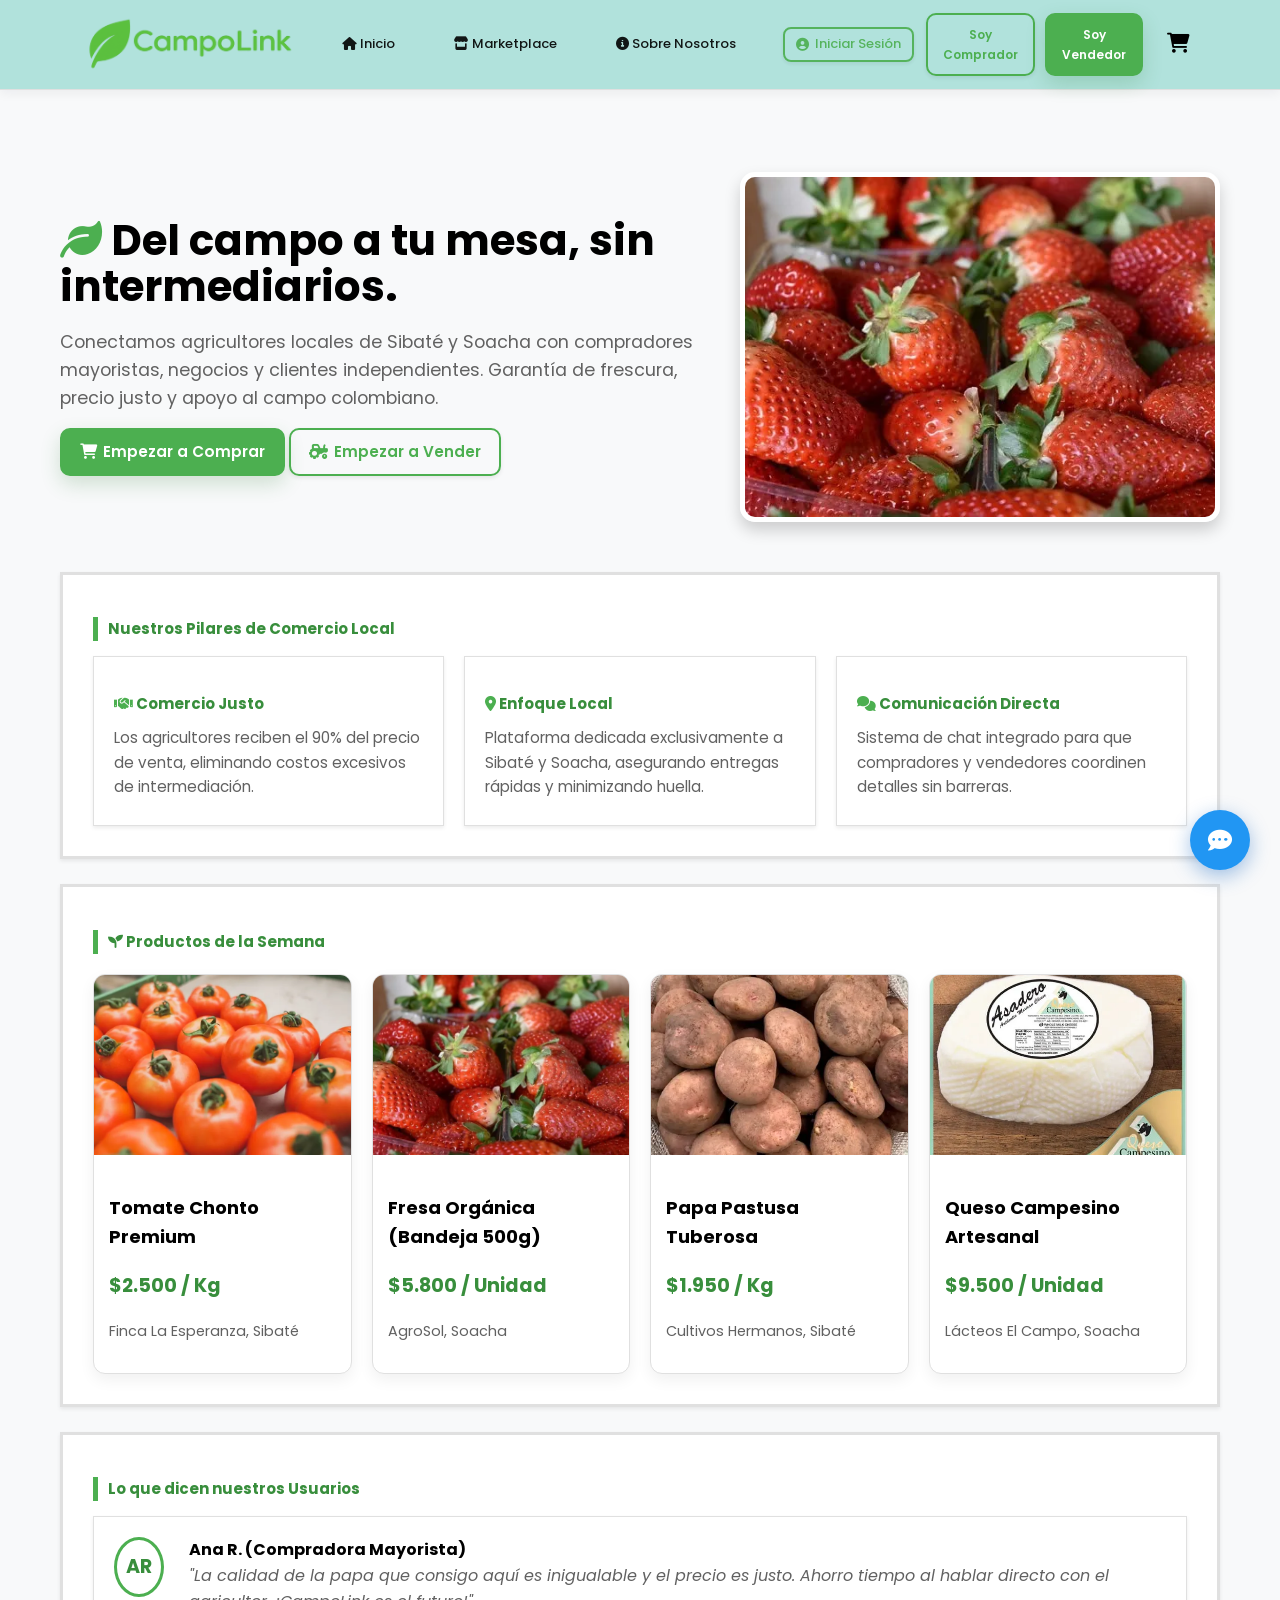
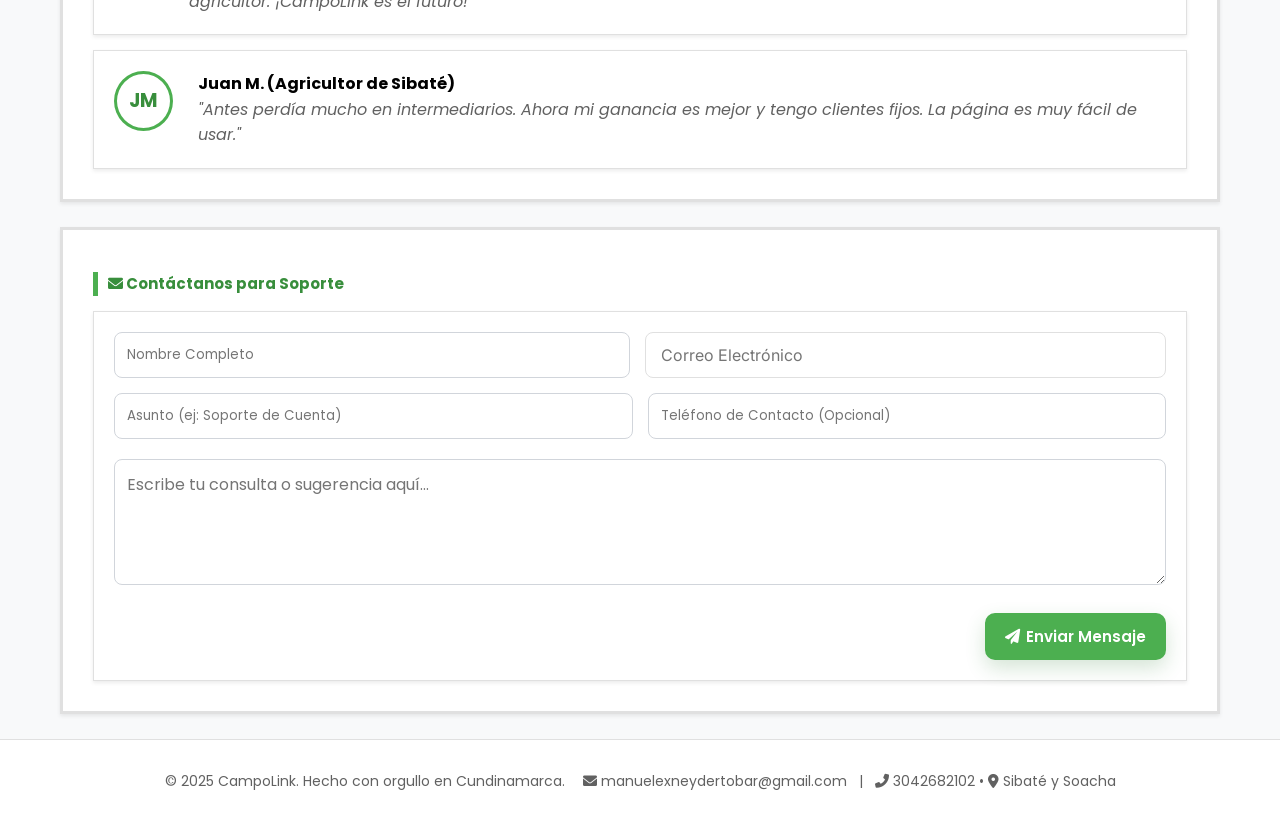
<file: index.html>
<!doctype html>
<html lang="es">
<head>
<meta charset="utf-8">
<meta name="viewport" content="width=device-width,initial-scale=1">
<title>CampoLink - Del campo a tu mesa</title>
<link rel="icon" href="img/logo.png">
<link rel="stylesheet" href="assets/style.css"> 
<link href="https://fonts.googleapis.com/css2?family=Inter:wght@300;400;500;600;700&family=Poppins:wght@400;600;700&display=swap" rel="stylesheet">
<link rel="stylesheet" href="https://cdnjs.cloudflare.com/ajax/libs/font-awesome/6.0.0-beta3/css/all.min.css">
</head>
<body class="index-page">
<header class="header">
  <div class="container wrap">
  <a class="brand" href="index.html">
    <img src="img/logo.png" alt="Logo CampoLink">
    
  </a>
    <nav class="nav">
  <a href="index.html"><i class="fas fa-home"></i> Inicio</a>
  <a href="productos.html"><i class="fas fa-store"></i> Marketplace</a>
  <a href="sobre-nosotros.html"><i class="fas fa-info-circle"></i> Sobre Nosotros</a> 
  <a class="btn secondary" href="#" id="open-login-modal">
    <i class="fas fa-user-circle"></i> Iniciar Sesión
  </a>
</nav>
    <div class="cta-group">
      <a class="btn secondary" data-go="comprador.html">Soy Comprador</a>
      <a class="btn primary" data-go="vendedor.html">Soy Vendedor</a>
    </div>
    <div class="cta-group" style="margin-left:12px;">
      <a href="#" class="cart-icon" id="open-cart-modal" style="position:relative;margin-right:10px;color:var(--text-dark);">
        <i class="fas fa-shopping-cart" style="font-size: 20px;"></i>
        <span id="cart-count" style="position:absolute;top:-8px;right:-10px;background:var(--blue);color:white;border-radius:50%;padding:2px 6px;font-size:12px;font-weight:700;line-height:1;">0</span>
      </a>
    </div>
  </div>
</header>

<main class="container">
  <section class="hero">
    <div class="left">
      <h1><i class="fas fa-leaf" style="color:var(--green)"></i> Del campo a tu mesa, sin intermediarios.</h1>
      <p class="lead">Conectamos agricultores locales de Sibaté y Soacha con compradores mayoristas, negocios y clientes independientes. Garantía de frescura, precio justo y apoyo al campo colombiano.</p>
      <div class="buttons">
        <a class="btn primary" data-go="comprador.html"><i class="fas fa-shopping-cart"></i> Empezar a Comprar</a>
        <a class="btn secondary" data-go="vendedor.html"><i class="fas fa-tractor"></i> Empezar a Vender</a>
      </div>
    </div>
    <div>
      <div class="slider">
        <img src="img/naranja.jpg" class="slide active" alt="Naranja fresca de cosecha">
        <img src="img/tomate.jpg" class="slide" alt="Tomates listos para la venta">
        <img src="img/verduras.jpg" class="slide" alt="Verduras surtidas y frescas">
        <img src="img/manzana.jpg" class="slide" alt="Manzanas rojas del campo">
      </div>
    </div>
  </section>

  <section class="section">
    <h2>Nuestros Pilares de Comercio Local</h2>
    <div class="grid cols-3" style="margin-top:14px">
      <div class="card">
        <h3><i class="fas fa-handshake" style="color:var(--green)"></i> Comercio Justo</h3>
        <p class="lead" style="margin:6px 0; font-size:.95em;">Los agricultores reciben el 90% del precio de venta, eliminando costos excesivos de intermediación.</p>
      </div>
      <div class="card">
        <h3><i class="fas fa-map-marker-alt" style="color:var(--green)"></i> Enfoque Local</h3>
        <p class="lead" style="margin:6px 0; font-size:.95em;">Plataforma dedicada exclusivamente a Sibaté y Soacha, asegurando entregas rápidas y minimizando huella.</p>
      </div>
      <div class="card">
        <h3><i class="fas fa-comments" style="color:var(--green)"></i> Comunicación Directa</h3>
        <p class="lead" style="margin:6px 0; font-size:.95em;">Sistema de chat integrado para que compradores y vendedores coordinen detalles sin barreras.</p>
      </div>
    </div>
  </section>

  <section class="section">
    <h2><i class="fas fa-seedling"></i> Productos de la Semana</h2>
    <div class="products">
      <div class="product">
        <img src="img/tomate.jpg" alt="Tomate">
        <div class="p-body">
            <h4>Tomate Chonto Premium</h4>
            <p class="price">$2.500 / Kg</p>
            <p class="location">Finca La Esperanza, Sibaté</p>
        </div>
      </div>
      <div class="product">
        <img src="img/naranja.jpg" alt="Naranja">
        <div class="p-body">
            <h4>Fresa Orgánica (Bandeja 500g)</h4>
            <p class="price">$5.800 / Unidad</p>
            <p class="location">AgroSol, Soacha</p>
        </div>
      </div>
      <div class="product">
        <img src="img/verduras.jpg" alt="Verduras surtidas">
        <div class="p-body">
            <h4>Papa Pastusa Tuberosa</h4>
            <p class="price">$1.950 / Kg</p>
            <p class="location">Cultivos Hermanos, Sibaté</p>
        </div>
      </div>
      <div class="product">
        <img src="img/manzana.jpg" alt="Manzana roja">
        <div class="p-body">
            <h4>Queso Campesino Artesanal</h4>
            <p class="price">$9.500 / Unidad</p>
            <p class="location">Lácteos El Campo, Soacha</p>
        </div>
      </div>
    </div>
  </section>

  <section class="section">
    <h2>Lo que dicen nuestros Usuarios</h2>
    <div style="margin-top:12px;display:flex;flex-direction:column;gap:15px">
      <div class="card testi">
          <div class="avatar">AR</div>
          <div class="testi-text">
            <strong>Ana R. (Compradora Mayorista)</strong>
            <div style="color:var(--muted); font-style:italic;">"La calidad de la papa que consigo aquí es inigualable y el precio es justo. Ahorro tiempo al hablar directo con el agricultor. ¡CampoLink es el futuro!"</div>
          </div>
      </div>
      <div class="card testi">
          <div class="avatar">JM</div>
          <div class="testi-text">
            <strong>Juan M. (Agricultor de Sibaté)</strong>
            <div style="color:var(--muted); font-style:italic;">"Antes perdía mucho en intermediarios. Ahora mi ganancia es mejor y tengo clientes fijos. La página es muy fácil de usar."</div>
          </div>
      </div>
    </div>
  </section>

  <section class="section">
    <h2><i class="fas fa-envelope"></i> Contáctanos para Soporte</h2>
    <div style="margin-top:12px">
      <div class="card">
        <form onsubmit="event.preventDefault(); alert('Gracias — recibimos tu mensaje y te responderemos pronto.');">
          <div class="form-row"><input placeholder="Nombre Completo" required><input placeholder="Correo Electrónico" type="email" required></div>
          <div class="form-row"><input placeholder="Asunto (ej: Soporte de Cuenta)"><input placeholder="Teléfono de Contacto (Opcional)"></div>
          <textarea placeholder="Escribe tu consulta o sugerencia aquí..." rows="4" style="width:100%;margin-top:5px"></textarea>
          <div style="margin-top:20px; text-align:right;"><button class="btn primary" type="submit"><i class="fas fa-paper-plane"></i> Enviar Mensaje</button></div>
        </form>
      </div>
    </div>
  </section>
</main>

<footer class="footer">
    <div class="container" style="display:flex;justify-content:space-between;align-items:center;flex-wrap:wrap">
      <div>© 2025 CampoLink. Hecho con orgullo en Cundinamarca.</div>
  <div style="color:var(--muted);"><i class="fas fa-envelope"></i> manuelexneydertobar@gmail.com &nbsp; | &nbsp; <i class="fas fa-phone-alt"></i> 3042682102 • <i class="fas fa-map-marker-alt"></i> Sibaté y Soacha</div>
    </div>
</footer>

<div id="login-modal" class="modal" style="display:none;">
    <div class="modal-content">
        <span class="close-btn">&times;</span>
        <h3 id="modal-title">Iniciar Sesión</h3>
        <form id="login-form">
            <input type="email" placeholder="Correo electrónico" required style="margin-bottom:10px;">
            <input type="password" placeholder="Contraseña" required style="margin-bottom:15px;">
            <div id="register-fields" style="display:none;margin-bottom:15px;">
              <input type="text" placeholder="Nombre completo" style="margin-bottom:10px;">
              <input type="text" placeholder="Teléfono (Opcional)">
            </div>
            <button type="submit" class="btn primary" style="width:100%;">Ingresar / Registrarme</button>
        </form>
        <p style="text-align:center;margin-top:15px;color:var(--muted);font-size:14px;">
            ¿No tienes cuenta? <a href="#" id="show-register" style="color:var(--green);font-weight:600;">Regístrate</a>
        </p>
    </div>
</div>

<div id="open-chat-btn">
    <i class="fas fa-comment-dots"></i>
</div>
</div>

<div id="cart-modal" class="modal" style="display:none;">
  <div class="modal-content" style="max-width: 500px; padding: 25px;">
    <span class="close-btn" data-close-modal="cart">&times;</span>
    <h3 style="margin-top:0; border-bottom: 2px solid var(--border-color); padding-bottom: 10px;">
      <i class="fas fa-shopping-cart" style="color:var(--green);"></i> Mi Pedido
    </h3>
        
    <div id="cart-items-container" style="max-height: 400px; overflow-y: auto; padding-right: 15px;">
      <p id="cart-empty-message" style="text-align: center; color: var(--muted); padding: 20px;">
        Tu carrito está vacío. ¡Empieza a llenar tu canasta!
      </p>
    </div>

    <div style="margin-top: 20px; padding-top: 15px; border-top: 2px solid var(--border-color);">
      <div style="display: flex; justify-content: space-between; font-size: 1.1em; font-weight: 600;">
        <span>Total estimado:</span>
        <span id="cart-total">$0</span>
      </div>
      <button class="btn primary" id="cart-finalize" style="width: 100%; margin-top: 15px;">
        <i class="fas fa-arrow-right"></i> Finalizar Pedido
      </button>
      <p style="font-size: 0.85em; color: var(--muted); text-align: center; margin-top: 10px;">
        El precio final puede variar según la negociación con el vendedor.
      </p>
    </div>
  </div>
</div>

<div id="toast-notification" class="toast-notification" aria-live="polite" aria-atomic="true">
    <div class="toast-content">
        <i class="fas fa-check-circle toast-icon" aria-hidden="true"></i>
        <span id="toast-message" class="toast-message">Producto añadido al carrito.</span>
        <div class="toast-cart-summary" aria-hidden="true">
            <i class="fas fa-shopping-cart"></i>
            <span id="toast-count" class="toast-count">0</span>
        </div>
    </div>
</div>

<script src="assets/app.js"></script>
</body>
</html>
</file>
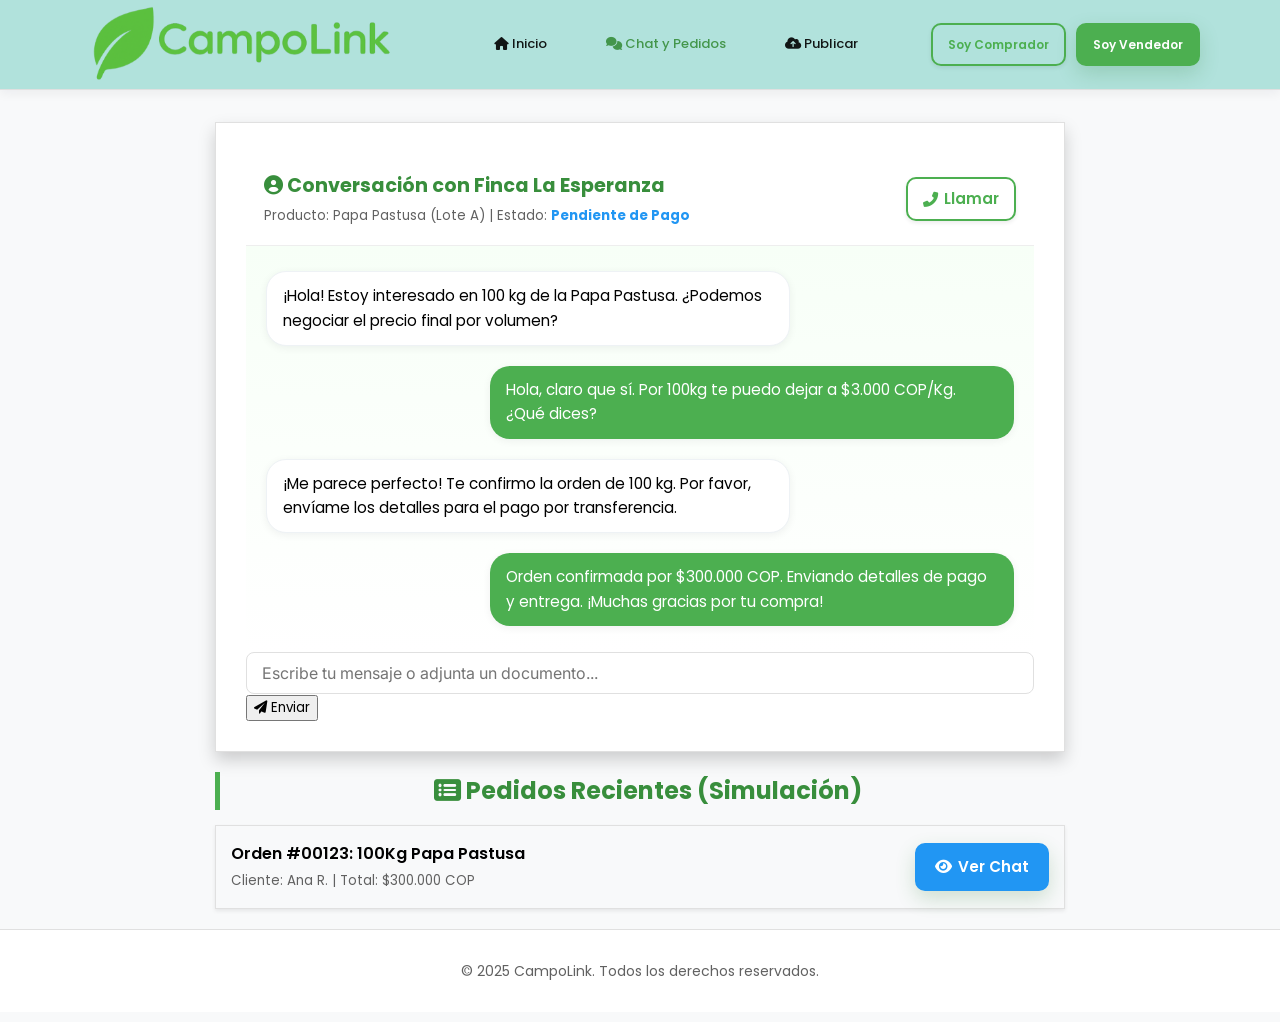
<file: chat.html>
<!doctype html>
<html lang="es">
<head>
<meta charset="utf-8">
<meta name="viewport" content="width=device-width,initial-scale=1">
<title>Chat - CampoLink</title>
<link rel="icon" href="img/logo.png">
<link rel="stylesheet" href="assets/style.css">
<link href="https://fonts.googleapis.com/css2?family=Poppins:wght@400;600;700&display=swap" rel="stylesheet">
<link rel="stylesheet" href="https://cdnjs.cloudflare.com/ajax/libs/font-awesome/6.0.0-beta3/css/all.min.css">
</head>
<body class="chat-page">
<header class="header">
  <div class="container wrap">
    <a class="brand" href="index.html">
        <img src="img/logo.png" alt="Logo CampoLink">
    
    </a>
    <nav class="nav">
      <a href="index.html"><i class="fas fa-home"></i> Inicio</a>
      <a href="#" style="color:var(--green-dark);"><i class="fas fa-comments"></i> Chat y Pedidos</a>
      <a href="publicar.html"><i class="fas fa-cloud-upload-alt"></i> Publicar</a>
    </nav>
            <div class="cta-group">
                <a class="btn secondary" data-go="comprador.html">Soy Comprador</a>
                <a class="btn primary" data-go="vendedor.html">Soy Vendedor</a>
            </div>
  </div>
</header>
<main class="container">
    <section class="chat-wrap section">
        <div class="chat-header">
            <div>
                <h3 style="margin:0; font-size:1.2em; color:var(--green-dark)"><i class="fas fa-user-circle"></i> Conversación con Finca La Esperanza</h3>
                <small style="color:var(--muted)">Producto: Papa Pastusa (Lote A) | Estado: <strong style="color:var(--blue)">Pendiente de Pago</strong></small>
            </div>
            <a href="#" class="btn secondary" style="padding:8px 15px;"><i class="fas fa-phone-alt"></i> Llamar</a>
        </div>
        <div class="chat-area" id="chat-area">
            <div class="bubble them">¡Hola! Estoy interesado en 100 kg de la Papa Pastusa. ¿Podemos negociar el precio final por volumen?</div>
            <div class="bubble me">Hola, claro que sí. Por 100kg te puedo dejar a $3.000 COP/Kg. ¿Qué dices?</div>
            <div class="bubble them">¡Me parece perfecto! Te confirmo la orden de 100 kg. Por favor, envíame los detalles para el pago por transferencia.</div>
            <div class="bubble me">Orden confirmada por $300.000 COP. Enviando detalles de pago y entrega. ¡Muchas gracias por tu compra!</div>
        </div>
        <form class="chat-input" id="chat-form">
            <input type="text" id="message-input" placeholder="Escribe tu mensaje o adjunta un documento..." required>
            <button type="submit"><i class="fas fa-paper-plane"></i> Enviar</button>
        </form>
    </section>
    <section style="max-width:850px;margin:20px auto; text-align:center;">
        <h2 style="font-size:24px;"><i class="fas fa-list-alt"></i> Pedidos Recientes (Simulación)</h2>
        <div class="card" style="padding:15px; display:flex; justify-content:space-between; align-items:center; background:var(--green-light);">
            <div style="text-align:left;">
                <p style="font-weight:600; margin:0;">Orden #00123: 100Kg Papa Pastusa</p>
                <small style="color:var(--muted);">Cliente: Ana R. | Total: $300.000 COP</small>
            </div>
            <a href="chat.html" class="btn primary" style="background:var(--blue); border-color:var(--blue);"><i class="fas fa-eye"></i> Ver Chat</a>
        </div>
    </section>
</main>
<footer class="footer">
    <div class="container">© 2025 CampoLink. Todos los derechos reservados.</div>
</footer>

<div id="login-modal" class="modal" style="display:none;">
    <div class="modal-content">
        <span class="close-btn">&times;</span>
        <h3 id="modal-title">Iniciar Sesión</h3>
        <form id="login-form">
            <input type="email" placeholder="Correo electrónico" required style="margin-bottom:10px;">
            <input type="password" placeholder="Contraseña" required style="margin-bottom:15px;">
            <div id="register-fields" style="display:none;margin-bottom:15px;">
              <input type="text" placeholder="Nombre completo" style="margin-bottom:10px;">
              <input type="text" placeholder="Teléfono (Opcional)">
            </div>
            <button type="submit" class="btn primary" style="width:100%;">Ingresar / Registrarme</button>
        </form>
        <p style="text-align:center;margin-top:15px;color:var(--muted);font-size:14px;">
            ¿No tienes cuenta? <a href="#" id="show-register" style="color:var(--green);font-weight:600;">Regístrate</a>
        </p>
    </div>
</div>

<div id="cart-modal" class="modal" style="display:none;">
    <div class="modal-content" style="max-width: 500px; padding: 25px;">
        <span class="close-btn" data-close-modal="cart">&times;</span>
        <h3 style="margin-top:0; border-bottom: 2px solid var(--border-color); padding-bottom: 10px;">
            <i class="fas fa-shopping-cart" style="color:var(--green);"></i> Mi Pedido
        </h3>
        
        <div id="cart-items-container" style="max-height: 400px; overflow-y: auto; padding-right: 15px;">
            <p id="cart-empty-message" style="text-align: center; color: var(--muted); padding: 20px;">
                Tu carrito está vacío. ¡Empieza a llenar tu canasta!
            </p>
        </div>

        <div style="margin-top: 20px; padding-top: 15px; border-top: 2px solid var(--border-color);">
            <div style="display: flex; justify-content: space-between; font-size: 1.1em; font-weight: 600;">
                <span>Total estimado:</span>
                <span id="cart-total">$0</span>
            </div>
            <button class="btn primary" id="cart-finalize" style="width: 100%; margin-top: 15px;">
                <i class="fas fa-arrow-right"></i> Finalizar Pedido
            </button>
            <p style="font-size: 0.85em; color: var(--muted); text-align: center; margin-top: 10px;">
                El precio final puede variar según la negociación con el vendedor.
            </p>
        </div>
    </div>
</div>

<div id="toast-notification" class="toast-notification" aria-live="polite" aria-atomic="true">
    <div class="toast-content">
        <i class="fas fa-check-circle toast-icon" aria-hidden="true"></i>
        <span id="toast-message" class="toast-message">Producto añadido al carrito.</span>
        <div class="toast-cart-summary" aria-hidden="true">
            <i class="fas fa-shopping-cart"></i>
            <span id="toast-count" class="toast-count">0</span>
        </div>
    </div>
</div>

<script src="assets/app.js"></script>
<script>
    // Lógica simulada de envío de chat
    document.getElementById('chat-form').addEventListener('submit', function(e) {
        e.preventDefault();
        const input = document.getElementById('message-input');
        const message = input.value.trim();
        const chatArea = document.getElementById('chat-area');

        if (message) {
            // Añadir el mensaje como 'bubble me'
            const bubble = document.createElement('div');
            bubble.classList.add('bubble', 'me');
            bubble.textContent = message;
            chatArea.appendChild(bubble);

            // Simular respuesta del otro usuario
            if (message.toLowerCase().includes('precio') || message.toLowerCase().includes('negociar')) {
                setTimeout(() => {
                    const response = document.createElement('div');
                    response.classList.add('bubble', 'them');
                    response.textContent = 'Entiendo. Por 100 kg, el precio final que puedo ofrecer es $2.900/Kg. ¿Qué le parece?';
                    chatArea.appendChild(response);
                    chatArea.scrollTop = chatArea.scrollHeight;
                }, 1500);
            } else {
                setTimeout(() => {
                    const response = document.createElement('div');
                    response.classList.add('bubble', 'them');
                    response.textContent = 'Mensaje recibido. En un momento te confirmo.';
                    chatArea.appendChild(response);
                    chatArea.scrollTop = chatArea.scrollHeight;
                }, 1500);
            }

            input.value = '';
            chatArea.scrollTop = chatArea.scrollHeight;
        }
    });
</script>
</body>
</html>
</file>
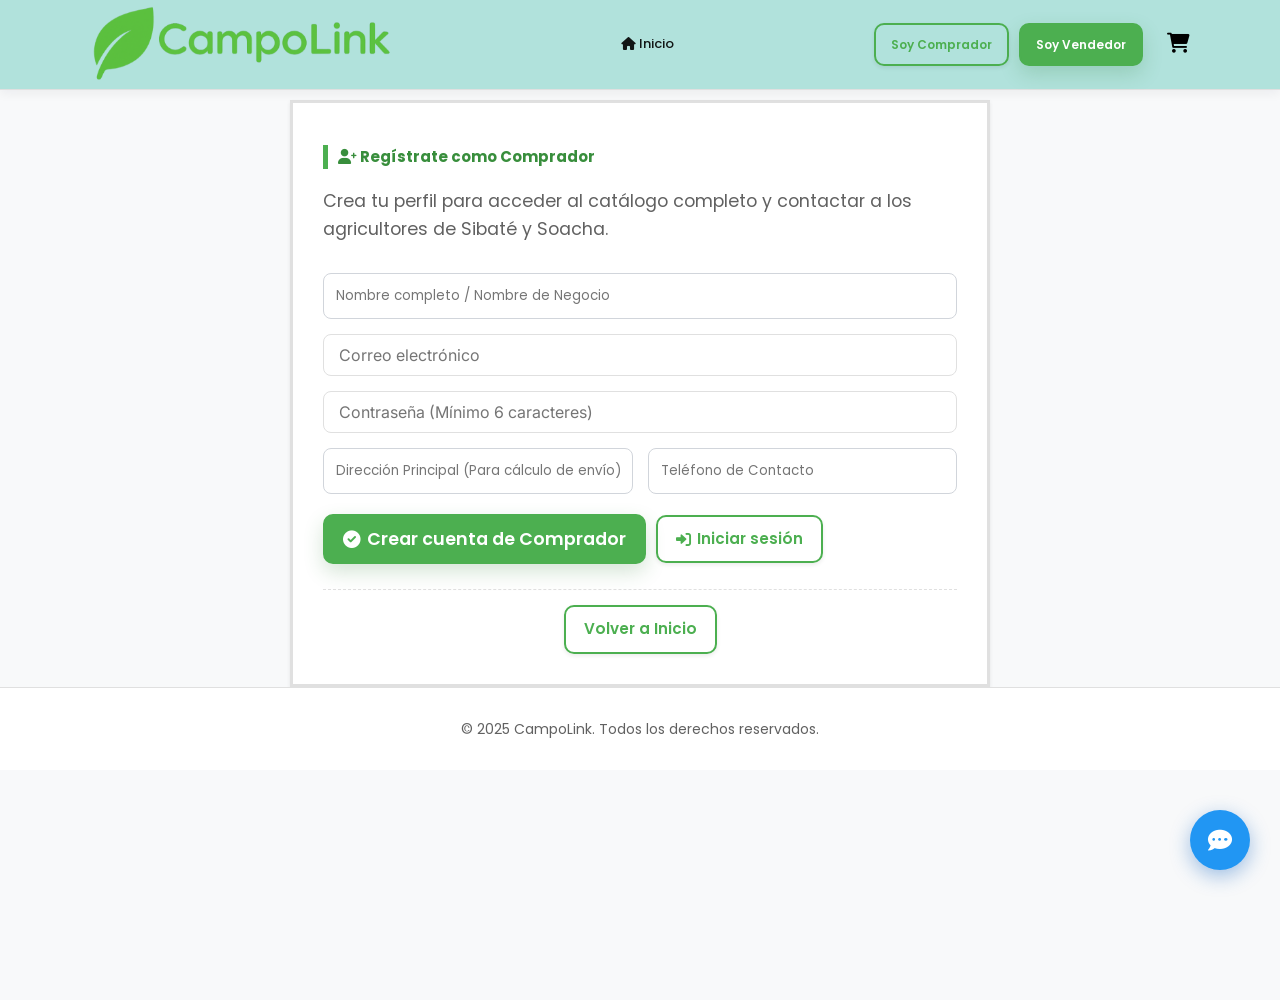
<file: comprador.html>
<!doctype html>
<html lang="es">
<head>
<meta charset="utf-8">
<meta name="viewport" content="width=device-width,initial-scale=1">
<title>Comprador - CampoLink</title>
<link rel="icon" href="img/logo.png">
<link rel="stylesheet" href="assets/style.css">
<link href="https://fonts.googleapis.com/css2?family=Poppins:wght@400;600;700&display=swap" rel="stylesheet">
<link rel="stylesheet" href="https://cdnjs.cloudflare.com/ajax/libs/font-awesome/6.0.0-beta3/css/all.min.css">
</head>
<body>
<header class="header">
  <div class="container wrap">
    <a class="brand" href="index.html">
        <img src="img/logo.png" alt="Logo CampoLink">
   
    </a>
    <nav class="nav">
      <a href="index.html"><i class="fas fa-home"></i> Inicio</a>
    </nav>
    <div class="cta-group">
      <a class="btn secondary" data-go="comprador.html">Soy Comprador</a>
      <a class="btn primary" data-go="vendedor.html">Soy Vendedor</a>
    </div>
    <div class="cta-group" style="margin-left:12px;">
      <a href="#" class="cart-icon" id="open-cart-modal" style="position:relative;margin-right:10px;color:var(--text-dark);">
        <i class="fas fa-shopping-cart" style="font-size: 20px;"></i>
        <span id="cart-count" style="position:absolute;top:-8px;right:-10px;background:var(--blue);color:white;border-radius:50%;padding:2px 6px;font-size:12px;font-weight:700;line-height:1;">0</span>
      </a>
    </div>
  </div>
</header>
<main class="container" style="margin-top:100px">
  <section class="section" style="max-width:700px;margin:0 auto">
    <h2><i class="fas fa-user-plus"></i> Regístrate como Comprador</h2>
    <p class="lead">Crea tu perfil para acceder al catálogo completo y contactar a los agricultores de Sibaté y Soacha.</p>
    <form id="comprador-form" style="margin-top:30px">
      <div class="form-row"><input id="name" placeholder="Nombre completo / Nombre de Negocio" required></div>
      <div class="form-row"><input id="email" type="email" placeholder="Correo electrónico" required></div>
      <div class="form-row"><input id="password" type="password" placeholder="Contraseña (Mínimo 6 caracteres)" required></div>
      <div class="form-row">
          <input id="address" placeholder="Dirección Principal (Para cálculo de envío)">
          <input id="phone" placeholder="Teléfono de Contacto">
      </div>
      <div class="cta-group" style="margin-top:20px;">
        <button class="btn primary" type="submit" style="font-size:1.1em;"><i class="fas fa-check-circle"></i> Crear cuenta de Comprador</button>
        <a class="btn secondary" href="#" id="open-login-modal" style="align-self:center;">
            <i class="fas fa-sign-in-alt"></i> Iniciar sesión
        </a>
      </div>
    </form>
    <div style="margin-top:25px; padding-top:15px; border-top:1px dashed var(--border-color); text-align:center;">
        <a class="btn secondary" data-go="index.html">Volver a Inicio</a>
    </div>
  </section>
</main>
<footer class="footer">
    <div class="container">© 2025 CampoLink. Todos los derechos reservados.</div>
</footer>

<div id="login-modal" class="modal" style="display:none;">
    <div class="modal-content">
        <span class="close-btn">&times;</span>
        <h3 id="modal-title">Iniciar Sesión</h3>
        <form id="login-form">
            <input type="email" placeholder="Correo electrónico" required style="margin-bottom:10px;">
            <input type="password" placeholder="Contraseña" required style="margin-bottom:15px;">
            <div id="register-fields" style="display:none;margin-bottom:15px;">
              <input type="text" placeholder="Nombre completo" style="margin-bottom:10px;">
              <input type="text" placeholder="Teléfono (Opcional)">
            </div>
            <button type="submit" class="btn primary" style="width:100%;">Ingresar / Registrarme</button>
        </form>
        <p style="text-align:center;margin-top:15px;color:var(--muted);font-size:14px;">
            ¿No tienes cuenta? <a href="#" id="show-register" style="color:var(--green);font-weight:600;">Regístrate</a>
        </p>
    </div>
</div>

<div id="open-chat-btn">
    <i class="fas fa-comment-dots"></i>
</div>

<div id="cart-modal" class="modal" style="display:none;">
  <div class="modal-content" style="max-width: 500px; padding: 25px;">
    <span class="close-btn" data-close-modal="cart">&times;</span>
    <h3 style="margin-top:0; border-bottom: 2px solid var(--border-color); padding-bottom: 10px;">
      <i class="fas fa-shopping-cart" style="color:var(--green);"></i> Mi Pedido
    </h3>
        
    <div id="cart-items-container" style="max-height: 400px; overflow-y: auto; padding-right: 15px;">
      <p id="cart-empty-message" style="text-align: center; color: var(--muted); padding: 20px;">
        Tu carrito está vacío. ¡Empieza a llenar tu canasta!
      </p>
    </div>

    <div style="margin-top: 20px; padding-top: 15px; border-top: 2px solid var(--border-color);">
      <div style="display: flex; justify-content: space-between; font-size: 1.1em; font-weight: 600;">
        <span>Total estimado:</span>
        <span id="cart-total">$0</span>
      </div>
      <button class="btn primary" id="cart-finalize" style="width: 100%; margin-top: 15px;">
        <i class="fas fa-arrow-right"></i> Finalizar Pedido
      </button>
      <p style="font-size: 0.85em; color: var(--muted); text-align: center; margin-top: 10px;">
        El precio final puede variar según la negociación con el vendedor.
      </p>
    </div>
  </div>
</div>

<div id="toast-notification" class="toast-notification" aria-live="polite" aria-atomic="true">
    <div class="toast-content">
        <i class="fas fa-check-circle toast-icon" aria-hidden="true"></i>
        <span id="toast-message" class="toast-message">Producto añadido al carrito.</span>
        <div class="toast-cart-summary" aria-hidden="true">
            <i class="fas fa-shopping-cart"></i>
            <span id="toast-count" class="toast-count">0</span>
        </div>
    </div>
</div>

<script src="assets/app.js"></script>
<script>
  document.getElementById('comprador-form').addEventListener('submit',function(e){
    e.preventDefault();
    alert('¡Registro de Comprador exitoso! Ahora puedes buscar productos.');
    window.location.href = 'index.html';
  });
</script>
</body>
</html>
</file>
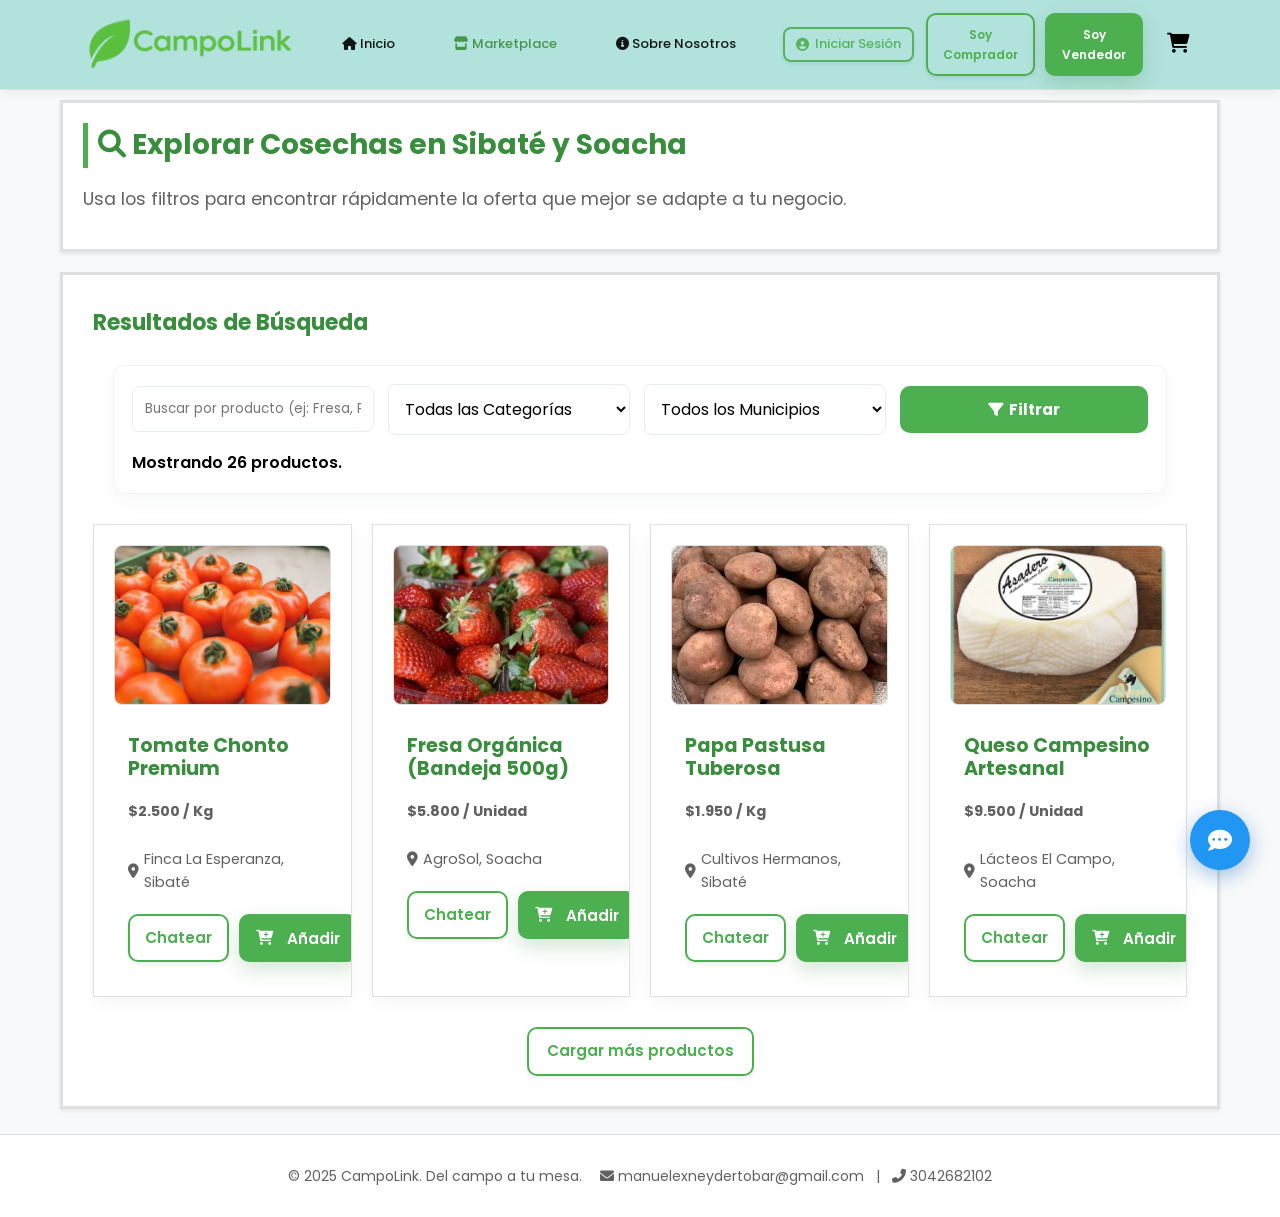
<file: productos.html>
<!doctype html>
<html lang="es">
<head>
<meta charset="utf-8">
<meta name="viewport" content="width=device-width,initial-scale=1">
<title>Marketplace - CampoLink</title>
<link rel="icon" href="img/logo.png">
<link rel="stylesheet" href="assets/style.css"> 
<link href="https://fonts.googleapis.com/css2?family=Poppins:wght@400;600;700&display=swap" rel="stylesheet">
<link rel="stylesheet" href="https://cdnjs.cloudflare.com/ajax/libs/font-awesome/6.0.0-beta3/css/all.min.css">
</head>
<body>
<header class="header">
  <div class="container wrap">
    <a class="brand" href="index.html">
        <img src="img/logo.png" alt="Logo CampoLink">
    
    </a>
    <nav class="nav">
      <a href="index.html"><i class="fas fa-home"></i> Inicio</a>
      <a href="productos.html" style="color:var(--green-dark);"><i class="fas fa-store"></i> Marketplace</a>
      <a href="sobre-nosotros.html"><i class="fas fa-info-circle"></i> Sobre Nosotros</a>
      <a class="btn secondary" href="#" id="open-login-modal">
        <i class="fas fa-user-circle"></i> Iniciar Sesión
      </a>
    </nav>
    <div class="cta-group">
      <a class="btn secondary" data-go="comprador.html">Soy Comprador</a>
      <a class="btn primary" data-go="vendedor.html">Soy Vendedor</a>
    </div>
    <div class="cta-group" style="margin-left:12px;">
      <a href="#" class="cart-icon" id="open-cart-modal" style="position:relative;margin-right:10px;color:var(--text-dark);">
        <i class="fas fa-shopping-cart" style="font-size: 20px;"></i>
        <span id="cart-count" style="position:absolute;top:-8px;right:-10px;background:var(--blue);color:white;border-radius:50%;padding:2px 6px;font-size:12px;font-weight:700;line-height:1;">0</span>
      </a>
    </div>
  </div>
</header>

<main class="container" style="margin-top:100px;">
  <section class="section" style="padding:20px; margin-bottom: 20px;">
      <h2 style="margin-top:0; font-size: 28px;"><i class="fas fa-search"></i> Explorar Cosechas en Sibaté y Soacha</h2>
      <p class="lead">Usa los filtros para encontrar rápidamente la oferta que mejor se adapte a tu negocio.</p>
      
  </section>

  <section class="section">
    <h3 style="margin-top:0; color:var(--green-dark); font-size: 22px;">Resultados de Búsqueda</h3>
  
  <div class="filter-controls container" style="margin-bottom: 30px; padding-top: 15px;">
    <div class="filter-card" style="padding:18px; border-radius:12px; background:#fff; box-shadow:0 6px 20px rgba(34,79,39,0.04); border:1px solid rgba(34,79,39,0.06)">
      <div class="form-row" style="display:flex;gap:14px;align-items:center;flex-wrap:wrap;">
        <input id="search-input" placeholder="Buscar por producto (ej: Fresa, Papa)" style="flex:1; min-width:220px; padding:12px; border:1px solid #e6efe6; border-radius:8px;">
        <select id="category-filter" style="min-width:220px; padding:12px; border:1px solid #e6efe6; border-radius:8px;">
          <option value="all">Todas las Categorías</option>
          <option value="Tuberculos y Raices">Tubérculos y Raíces</option>
          <option value="Frutas">Frutas</option>
          <option value="Vegetales y Hortalizas">Vegetales y Hortalizas</option>
          <option value="Lacteos y Derivados">Lácteos y Derivados</option>
          <option value="Granos y Tostados">Granos y Tostados</option>
        </select>
        <select id="city-filter" style="min-width:180px; padding:12px; border:1px solid #e6efe6; border-radius:8px;">
          <option value="all">Todos los Municipios</option>
          <option value="Sibate">Sibaté</option>
          <option value="Soacha">Soacha</option>
        </select>
        <button class="btn primary" style="min-width:140px; background:var(--green); border:none; color:white; padding:12px 16px; border-radius:10px; font-weight:700; box-shadow:0 6px 0 rgba(0,0,0,0.02);"> <i class="fas fa-filter"></i> Filtrar</button>
      </div>
      <div style="margin-top:12px; display:flex; justify-content:space-between; align-items:center; gap:12px;">
        <div style="font-weight:600; color:var(--text-dark);">Mostrando <span id="product-count">13</span> productos.</div>
        <div id="no-results-message" style="display:none; color:var(--muted); font-weight:600;">No se encontraron productos con esos filtros.</div>
      </div>
    </div>
  </div>

  <div class="products">



      <div class="product-card">
        <img src="img/tomate.jpg" alt="Tomate">
        <div class="product-info">
            <h3>Tomate Chonto Premium</h3>
            <p class="price">$2.500 / Kg</p>
            <p class="location"><i class="fas fa-map-marker-alt"></i> Finca La Esperanza, Sibaté</p>
            <div class="product-actions" style="display:flex; gap:10px; margin-top:10px;">
                <a href="chat.html" class="btn secondary" style="flex:1; text-align:center;">Chatear</a>
                <button class="btn primary add-to-cart-btn" data-product-id="1" data-product-name="Tomate Chonto Premium" style="flex:1; display:flex; align-items:center; justify-content:center; gap:8px;">
                    <i class="fas fa-cart-plus"></i>
                    <span>Añadir</span>
                </button>
            </div>
        </div>
      </div>

      <div class="product-card">
        <img src="img/naranja.jpg" alt="Fresa">
        <div class="product-info">
            <h3>Fresa Orgánica (Bandeja 500g)</h3>
            <p class="price">$5.800 / Unidad</p>
            <p class="location"><i class="fas fa-map-marker-alt"></i> AgroSol, Soacha</p>
            <div class="product-actions" style="display:flex; gap:10px; margin-top:10px;">
                <a href="chat.html" class="btn secondary" style="flex:1; text-align:center;">Chatear</a>
                <button class="btn primary add-to-cart-btn" data-product-id="2" data-product-name="Fresa Orgánica" style="flex:1; display:flex; align-items:center; justify-content:center; gap:8px;">
                    <i class="fas fa-cart-plus"></i>
                    <span>Añadir</span>
                </button>
            </div>
        </div>
      </div>

      <div class="product-card">
        <img src="img/verduras.jpg" alt="Papa">
        <div class="product-info">
            <h3>Papa Pastusa Tuberosa</h3>
            <p class="price">$1.950 / Kg</p>
            <p class="location"><i class="fas fa-map-marker-alt"></i> Cultivos Hermanos, Sibaté</p>
            <div class="product-actions" style="display:flex; gap:10px; margin-top:10px;">
                <a href="chat.html" class="btn secondary" style="flex:1; text-align:center;">Chatear</a>
                <button class="btn primary add-to-cart-btn" data-product-id="3" data-product-name="Papa Pastusa Tuberosa" style="flex:1; display:flex; align-items:center; justify-content:center; gap:8px;">
                    <i class="fas fa-cart-plus"></i>
                    <span>Añadir</span>
                </button>
            </div>
        </div>
      </div>

      <div class="product-card">
        <img src="img/manzana.jpg" alt="Queso">
        <div class="product-info">
            <h3>Queso Campesino Artesanal</h3>
            <p class="price">$9.500 / Unidad</p>
            <p class="location"><i class="fas fa-map-marker-alt"></i> Lácteos El Campo, Soacha</p>
            <div class="product-actions" style="display:flex; gap:10px; margin-top:10px;">
                <a href="chat.html" class="btn secondary" style="flex:1; text-align:center;">Chatear</a>
                <button class="btn primary add-to-cart-btn" data-product-id="4" data-product-name="Queso Campesino Artesanal" style="flex:1; display:flex; align-items:center; justify-content:center; gap:8px;">
                    <i class="fas fa-cart-plus"></i>
                    <span>Añadir</span>
                </button>
            </div>
        </div>
      </div>

      <!-- Added products from image set -->
      <div class="product-card" data-product-id="6" data-product-name="Acelga Fresca">
        <img src="img/acelga.jpg" alt="Acelga Fresca" onerror="this.onerror=null;this.src='img/placeholder.jpg';">
        <div class="product-info">
          <h3>Acelga Fresca</h3>
          <p class="price">$1.200 / Kg</p>
          <p class="location"><i class="fas fa-map-marker-alt"></i> Huerta El Rosal — Sibaté</p>
          <div class="product-actions" style="display:flex; gap:10px; margin-top:10px;">
            <a href="chat.html" class="btn secondary" style="flex:1; text-align:center;">Chatear</a>
            <button class="btn primary add-to-cart-btn" data-product-id="6" data-product-name="Acelga Fresca" style="flex:1; display:flex; align-items:center; justify-content:center; gap:8px;">
              <i class="fas fa-cart-plus"></i>
              <span>Añadir</span>
            </button>
          </div>
        </div>
      </div>

      <div class="product-card" data-product-id="7" data-product-name="Ají Picante">
        <img src="img/aji.jpg" alt="Ají Picante" onerror="this.onerror=null;this.src='img/placeholder.jpg';">
        <div class="product-info">
          <h3>Ají Picante</h3>
          <p class="price">$2.200 / Kg</p>
          <p class="location"><i class="fas fa-map-marker-alt"></i> Agrícola El Valle — Soacha</p>
          <div class="product-actions" style="display:flex; gap:10px; margin-top:10px;">
            <a href="chat.html" class="btn secondary" style="flex:1; text-align:center;">Chatear</a>
            <button class="btn primary add-to-cart-btn" data-product-id="7" data-product-name="Ají Picante" style="flex:1; display:flex; align-items:center; justify-content:center; gap:8px;">
              <i class="fas fa-cart-plus"></i>
              <span>Añadir</span>
            </button>
          </div>
        </div>
      </div>

      <div class="product-card" data-product-id="8" data-product-name="Arequipe Artesanal">
        <img src="img/arequipe.jpg" alt="Arequipe Artesanal" onerror="this.onerror=null;this.src='img/placeholder.jpg';">
        <div class="product-info">
          <h3>Arequipe Artesanal</h3>
          <p class="price">$7.800 / Frasco</p>
          <p class="location"><i class="fas fa-map-marker-alt"></i> Dulcería La Abuela — Soacha</p>
          <div class="product-actions" style="display:flex; gap:10px; margin-top:10px;">
            <a href="chat.html" class="btn secondary" style="flex:1; text-align:center;">Chatear</a>
            <button class="btn primary add-to-cart-btn" data-product-id="8" data-product-name="Arequipe Artesanal" style="flex:1; display:flex; align-items:center; justify-content:center; gap:8px;">
              <i class="fas fa-cart-plus"></i>
              <span>Añadir</span>
            </button>
          </div>
        </div>
      </div>

      <div class="product-card" data-product-id="9" data-product-name="Arracacha Blanca">
        <img src="img/arracachablanca.jpg" alt="Arracacha Blanca" onerror="this.onerror=null;this.src='img/placeholder.jpg';">
        <div class="product-info">
          <h3>Arracacha Blanca</h3>
          <p class="price">$2.100 / Kg</p>
          <p class="location"><i class="fas fa-map-marker-alt"></i> Raíces Andinas — Sibaté</p>
          <div class="product-actions" style="display:flex; gap:10px; margin-top:10px;">
            <a href="chat.html" class="btn secondary" style="flex:1; text-align:center;">Chatear</a>
            <button class="btn primary add-to-cart-btn" data-product-id="9" data-product-name="Arracacha Blanca" style="flex:1; display:flex; align-items:center; justify-content:center; gap:8px;">
              <i class="fas fa-cart-plus"></i>
              <span>Añadir</span>
            </button>
          </div>
        </div>
      </div>

      <div class="product-card" data-product-id="10" data-product-name="Brócoli">
        <img src="img/brocoli.jpg" alt="Brócoli" onerror="this.onerror=null;this.src='img/placeholder.jpg';">
        <div class="product-info">
          <h3>Brócoli</h3>
          <p class="price">$3.400 / Kg</p>
          <p class="location"><i class="fas fa-map-marker-alt"></i> Huerta Verde — Soacha</p>
          <div class="product-actions" style="display:flex; gap:10px; margin-top:10px;">
            <a href="chat.html" class="btn secondary" style="flex:1; text-align:center;">Chatear</a>
            <button class="btn primary add-to-cart-btn" data-product-id="10" data-product-name="Brócoli" style="flex:1; display:flex; align-items:center; justify-content:center; gap:8px;">
              <i class="fas fa-cart-plus"></i>
              <span>Añadir</span>
            </button>
          </div>
        </div>
      </div>

      <div class="product-card" data-product-id="11" data-product-name="Café Tostado">
        <img src="img/cafe.jpg" alt="Café Tostado" onerror="this.onerror=null;this.src='img/placeholder.jpg';">
        <div class="product-info">
          <h3>Café Tostado</h3>
          <p class="price">$15.000 / Kg</p>
          <p class="location"><i class="fas fa-map-marker-alt"></i> Café Monte — Sibaté</p>
          <div class="product-actions" style="display:flex; gap:10px; margin-top:10px;">
            <a href="chat.html" class="btn secondary" style="flex:1; text-align:center;">Chatear</a>
            <button class="btn primary add-to-cart-btn" data-product-id="11" data-product-name="Café Tostado" style="flex:1; display:flex; align-items:center; justify-content:center; gap:8px;">
              <i class="fas fa-cart-plus"></i>
              <span>Añadir</span>
            </button>
          </div>
        </div>
      </div>

      <div class="product-card" data-product-id="12" data-product-name="Camote">
        <img src="img/camote.jpg" alt="Camote" onerror="this.onerror=null;this.src='img/placeholder.jpg';">
        <div class="product-info">
          <h3>Camote</h3>
          <p class="price">$1.700 / Kg</p>
          <p class="location"><i class="fas fa-map-marker-alt"></i> Huerto San José — Soacha</p>
          <div class="product-actions" style="display:flex; gap:10px; margin-top:10px;">
            <a href="chat.html" class="btn secondary" style="flex:1; text-align:center;">Chatear</a>
            <button class="btn primary add-to-cart-btn" data-product-id="12" data-product-name="Camote" style="flex:1; display:flex; align-items:center; justify-content:center; gap:8px;">
              <i class="fas fa-cart-plus"></i>
              <span>Añadir</span>
            </button>
          </div>
        </div>
      </div>

      <div class="product-card" data-product-id="13" data-product-name="Cebolla">
        <img src="img/cebolla.jpg" alt="Cebolla" onerror="this.onerror=null;this.src='img/placeholder.jpg';">
        <div class="product-info">
          <h3>Cebolla</h3>
          <p class="price">$1.600 / Kg</p>
          <p class="location"><i class="fas fa-map-marker-alt"></i> La Cosecha — Sibaté</p>
          <div class="product-actions" style="display:flex; gap:10px; margin-top:10px;">
            <a href="chat.html" class="btn secondary" style="flex:1; text-align:center;">Chatear</a>
            <button class="btn primary add-to-cart-btn" data-product-id="13" data-product-name="Cebolla" style="flex:1; display:flex; align-items:center; justify-content:center; gap:8px;">
              <i class="fas fa-cart-plus"></i>
              <span>Añadir</span>
            </button>
          </div>
        </div>
      </div>

      <div class="product-card" data-product-id="14" data-product-name="Chocolate Artesanal">
        <img src="img/chocolate.jpg" alt="Chocolate Artesanal" onerror="this.onerror=null;this.src='img/placeholder.jpg';">
        <div class="product-info">
          <h3>Chocolate Artesanal</h3>
          <p class="price">$12.000 / Tableta</p>
          <p class="location"><i class="fas fa-map-marker-alt"></i> Chocolates Campo — Soacha</p>
          <div class="product-actions" style="display:flex; gap:10px; margin-top:10px;">
            <a href="chat.html" class="btn secondary" style="flex:1; text-align:center;">Chatear</a>
            <button class="btn primary add-to-cart-btn" data-product-id="14" data-product-name="Chocolate Artesanal" style="flex:1; display:flex; align-items:center; justify-content:center; gap:8px;">
              <i class="fas fa-cart-plus"></i>
              <span>Añadir</span>
            </button>
          </div>
        </div>
      </div>

      <div class="product-card" data-product-id="15" data-product-name="Granadilla">
        <img src="img/granadilla.jpg" alt="Granadilla" onerror="this.onerror=null;this.src='img/placeholder.jpg';">
        <div class="product-info">
          <h3>Granadilla</h3>
          <p class="price">$2.200 / Unidad</p>
          <p class="location"><i class="fas fa-map-marker-alt"></i> Frutas del Valle — Sibaté</p>
          <div class="product-actions" style="display:flex; gap:10px; margin-top:10px;">
            <a href="chat.html" class="btn secondary" style="flex:1; text-align:center;">Chatear</a>
            <button class="btn primary add-to-cart-btn" data-product-id="15" data-product-name="Granadilla" style="flex:1; display:flex; align-items:center; justify-content:center; gap:8px;">
              <i class="fas fa-cart-plus"></i>
              <span>Añadir</span>
            </button>
          </div>
        </div>
      </div>

      <div class="product-card" data-product-id="16" data-product-name="Huevos (Docena)">
        <img src="img/huevos.jpg" alt="Huevos (Docena)" onerror="this.onerror=null;this.src='img/placeholder.jpg';">
        <div class="product-info">
          <h3>Huevos (Docena)</h3>
          <p class="price">$8.500 / Docena</p>
          <p class="location"><i class="fas fa-map-marker-alt"></i> Gallinas Felices — Soacha</p>
          <div class="product-actions" style="display:flex; gap:10px; margin-top:10px;">
            <a href="chat.html" class="btn secondary" style="flex:1; text-align:center;">Chatear</a>
            <button class="btn primary add-to-cart-btn" data-product-id="16" data-product-name="Huevos (Docena)" style="flex:1; display:flex; align-items:center; justify-content:center; gap:8px;">
              <i class="fas fa-cart-plus"></i>
              <span>Añadir</span>
            </button>
          </div>
        </div>
      </div>

      <div class="product-card" data-product-id="17" data-product-name="Lechuga">
        <img src="img/lechuga.jpg" alt="Lechuga" onerror="this.onerror=null;this.src='img/placeholder.jpg';">
        <div class="product-info">
          <h3>Lechuga</h3>
          <p class="price">$900 / Unidad</p>
          <p class="location"><i class="fas fa-map-marker-alt"></i> Huerta El Prado — Sibaté</p>
          <div class="product-actions" style="display:flex; gap:10px; margin-top:10px;">
            <a href="chat.html" class="btn secondary" style="flex:1; text-align:center;">Chatear</a>
            <button class="btn primary add-to-cart-btn" data-product-id="17" data-product-name="Lechuga" style="flex:1; display:flex; align-items:center; justify-content:center; gap:8px;">
              <i class="fas fa-cart-plus"></i>
              <span>Añadir</span>
            </button>
          </div>
        </div>
      </div>

      <div class="product-card" data-product-id="18" data-product-name="Mermelada Artesanal">
        <img src="img/mermelada.jpg" alt="Mermelada Artesanal" onerror="this.onerror=null;this.src='img/placeholder.jpg';">
        <div class="product-info">
          <h3>Mermelada Artesanal</h3>
          <p class="price">$9.500 / Frasco</p>
          <p class="location"><i class="fas fa-map-marker-alt"></i> Dulcería La Abuela — Soacha</p>
          <div class="product-actions" style="display:flex; gap:10px; margin-top:10px;">
            <a href="chat.html" class="btn secondary" style="flex:1; text-align:center;">Chatear</a>
            <button class="btn primary add-to-cart-btn" data-product-id="18" data-product-name="Mermelada Artesanal" style="flex:1; display:flex; align-items:center; justify-content:center; gap:8px;">
              <i class="fas fa-cart-plus"></i>
              <span>Añadir</span>
            </button>
          </div>
        </div>
      </div>

      <div class="product-card" data-product-id="19" data-product-name="Miel Pura">
        <img src="img/miel.jpg" alt="Miel Pura" onerror="this.onerror=null;this.src='img/placeholder.jpg';">
        <div class="product-info">
          <h3>Miel Pura</h3>
          <p class="price">$18.000 / Frasco</p>
          <p class="location"><i class="fas fa-map-marker-alt"></i> Colmenas Sibaté — Sibaté</p>
          <div class="product-actions" style="display:flex; gap:10px; margin-top:10px;">
            <a href="chat.html" class="btn secondary" style="flex:1; text-align:center;">Chatear</a>
            <button class="btn primary add-to-cart-btn" data-product-id="19" data-product-name="Miel Pura" style="flex:1; display:flex; align-items:center; justify-content:center; gap:8px;">
              <i class="fas fa-cart-plus"></i>
              <span>Añadir</span>
            </button>
          </div>
        </div>
      </div>

      <div class="product-card" data-product-id="20" data-product-name="Mora">
        <img src="img/mora.jpg" alt="Mora" onerror="this.onerror=null;this.src='img/placeholder.jpg';">
        <div class="product-info">
          <h3>Mora</h3>
          <p class="price">$4.200 / Kg</p>
          <p class="location"><i class="fas fa-map-marker-alt"></i> Frutos Andinos — Soacha</p>
          <div class="product-actions" style="display:flex; gap:10px; margin-top:10px;">
            <a href="chat.html" class="btn secondary" style="flex:1; text-align:center;">Chatear</a>
            <button class="btn primary add-to-cart-btn" data-product-id="20" data-product-name="Mora" style="flex:1; display:flex; align-items:center; justify-content:center; gap:8px;">
              <i class="fas fa-cart-plus"></i>
              <span>Añadir</span>
            </button>
          </div>
        </div>
      </div>

      <div class="product-card" data-product-id="21" data-product-name="Naranja">
        <img src="img/naranja.jpg" alt="Naranja" onerror="this.onerror=null;this.src='img/placeholder.jpg';">
        <div class="product-info">
          <h3>Naranja</h3>
          <p class="price">$900 / Kg</p>
          <p class="location"><i class="fas fa-map-marker-alt"></i> Naranjal La Luz — Sibaté</p>
          <div class="product-actions" style="display:flex; gap:10px; margin-top:10px;">
            <a href="chat.html" class="btn secondary" style="flex:1; text-align:center;">Chatear</a>
            <button class="btn primary add-to-cart-btn" data-product-id="21" data-product-name="Naranja" style="flex:1; display:flex; align-items:center; justify-content:center; gap:8px;">
              <i class="fas fa-cart-plus"></i>
              <span>Añadir</span>
            </button>
          </div>
        </div>
      </div>

      <div class="product-card" data-product-id="22" data-product-name="Pan Casero">
        <img src="img/pan_casero.jpg" alt="Pan Casero" onerror="this.onerror=null;this.src='img/placeholder.jpg';">
        <div class="product-info">
          <h3>Pan Casero</h3>
          <p class="price">$4.000 / Paquete</p>
          <p class="location"><i class="fas fa-map-marker-alt"></i> Panadería Campo — Soacha</p>
          <div class="product-actions" style="display:flex; gap:10px; margin-top:10px;">
            <a href="chat.html" class="btn secondary" style="flex:1; text-align:center;">Chatear</a>
            <button class="btn primary add-to-cart-btn" data-product-id="22" data-product-name="Pan Casero" style="flex:1; display:flex; align-items:center; justify-content:center; gap:8px;">
              <i class="fas fa-cart-plus"></i>
              <span>Añadir</span>
            </button>
          </div>
        </div>
      </div>

      <div class="product-card" data-product-id="23" data-product-name="Papa Sabanera">
        <img src="img/papasabanera.jpg" alt="Papa Sabanera" onerror="this.onerror=null;this.src='img/placeholder.jpg';">
        <div class="product-info">
          <h3>Papa Sabanera</h3>
          <p class="price">$1.700 / Kg</p>
          <p class="location"><i class="fas fa-map-marker-alt"></i> Cultivos Hermanos — Sibaté</p>
          <div class="product-actions" style="display:flex; gap:10px; margin-top:10px;">
            <a href="chat.html" class="btn secondary" style="flex:1; text-align:center;">Chatear</a>
            <button class="btn primary add-to-cart-btn" data-product-id="23" data-product-name="Papa Sabanera" style="flex:1; display:flex; align-items:center; justify-content:center; gap:8px;">
              <i class="fas fa-cart-plus"></i>
              <span>Añadir</span>
            </button>
          </div>
        </div>
      </div>

      <div class="product-card" data-product-id="24" data-product-name="Tomate de Árbol">
        <img src="img/tomatearbol.jpg" alt="Tomate de Árbol" onerror="this.onerror=null;this.src='img/placeholder.jpg';">
        <div class="product-info">
          <h3>Tomate de Árbol</h3>
          <p class="price">$2.800 / Kg</p>
          <p class="location"><i class="fas fa-map-marker-alt"></i> Frutos Andinos — Soacha</p>
          <div class="product-actions" style="display:flex; gap:10px; margin-top:10px;">
            <a href="chat.html" class="btn secondary" style="flex:1; text-align:center;">Chatear</a>
            <button class="btn primary add-to-cart-btn" data-product-id="24" data-product-name="Tomate de Árbol" style="flex:1; display:flex; align-items:center; justify-content:center; gap:8px;">
              <i class="fas fa-cart-plus"></i>
              <span>Añadir</span>
            </button>
          </div>
        </div>
      </div>

      <div class="product-card" data-product-id="25" data-product-name="Uchuva">
        <img src="img/uchuva.jpg" alt="Uchuva" onerror="this.onerror=null;this.src='img/placeholder.jpg';">
        <div class="product-info">
          <h3>Uchuva</h3>
          <p class="price">$6.000 / Kg</p>
          <p class="location"><i class="fas fa-map-marker-alt"></i> Frutos del Bosque — Sibaté</p>
          <div class="product-actions" style="display:flex; gap:10px; margin-top:10px;">
            <a href="chat.html" class="btn secondary" style="flex:1; text-align:center;">Chatear</a>
            <button class="btn primary add-to-cart-btn" data-product-id="25" data-product-name="Uchuva" style="flex:1; display:flex; align-items:center; justify-content:center; gap:8px;">
              <i class="fas fa-cart-plus"></i>
              <span>Añadir</span>
            </button>
          </div>
        </div>
      </div>

      <div class="product-card" data-product-id="26" data-product-name="Verduras Mixtas">
        <img src="img/verduras.jpg" alt="Verduras Mixtas" onerror="this.onerror=null;this.src='img/placeholder.jpg';">
        <div class="product-info">
          <h3>Verduras Mixtas</h3>
          <p class="price">$2.500 / Kg</p>
          <p class="location"><i class="fas fa-map-marker-alt"></i> Huertos Urbanos — Soacha</p>
          <div class="product-actions" style="display:flex; gap:10px; margin-top:10px;">
            <a href="chat.html" class="btn secondary" style="flex:1; text-align:center;">Chatear</a>
            <button class="btn primary add-to-cart-btn" data-product-id="26" data-product-name="Verduras Mixtas" style="flex:1; display:flex; align-items:center; justify-content:center; gap:8px;">
              <i class="fas fa-cart-plus"></i>
              <span>Añadir</span>
            </button>
          </div>
        </div>
      </div>

      <div class="product-card" data-product-id="27" data-product-name="Yuca Frita">
        <img src="img/yucafrita.jpg" alt="Yuca Frita" onerror="this.onerror=null;this.src='img/placeholder.jpg';">
        <div class="product-info">
          <h3>Yuca Frita</h3>
          <p class="price">$3.500 / Paquete</p>
          <p class="location"><i class="fas fa-map-marker-alt"></i> Snack Campo — Soacha</p>
          <div class="product-actions" style="display:flex; gap:10px; margin-top:10px;">
            <a href="chat.html" class="btn secondary" style="flex:1; text-align:center;">Chatear</a>
            <button class="btn primary add-to-cart-btn" data-product-id="27" data-product-name="Yuca Frita" style="flex:1; display:flex; align-items:center; justify-content:center; gap:8px;">
              <i class="fas fa-cart-plus"></i>
              <span>Añadir</span>
            </button>
          </div>
        </div>
      </div>

    </div>
        <div style="text-align:center; margin-top:30px;">
          <a href="#" id="load-more-btn" class="btn secondary">Cargar más productos</a>
        </div>
  </section>
</main>

<footer class="footer">
    <div class="container" style="display:flex;justify-content:space-between;align-items:center;flex-wrap:wrap">
      <div>© 2025 CampoLink. Del campo a tu mesa.</div>
  <div style="color:var(--muted);"><i class="fas fa-envelope"></i> manuelexneydertobar@gmail.com &nbsp; | &nbsp; <i class="fas fa-phone-alt"></i> 3042682102</div>
    </div>
</footer>

<div id="login-modal" class="modal" style="display:none;">
    <div class="modal-content"><span class="close-btn">&times;</span><h3 id="modal-title">Iniciar Sesión</h3>
        <form id="login-form"><input type="email" placeholder="Correo electrónico" required style="margin-bottom:10px;">
            <input type="password" placeholder="Contraseña" required style="margin-bottom:15px;"><div id="register-fields" style="display:none;margin-bottom:15px;">
              <input type="text" placeholder="Nombre completo" style="margin-bottom:10px;"><input type="text" placeholder="Teléfono (Opcional)"></div>
            <button type="submit" class="btn primary" style="width:100%;">Ingresar / Registrarme</button></form>
        <p style="text-align:center;margin-top:15px;color:var(--muted);font-size:14px;">
            ¿No tienes cuenta? <a href="#" id="show-register" style="color:var(--green);font-weight:600;">Regístrate</a></p>
    </div>
</div>
<div id="open-chat-btn"><i class="fas fa-comment-dots"></i></div>
</div>

<div id="cart-modal" class="modal" style="display:none;">
  <div class="modal-content" style="max-width: 500px; padding: 25px;">
    <span class="close-btn" data-close-modal="cart">&times;</span>
    <h3 style="margin-top:0; border-bottom: 2px solid var(--border-color); padding-bottom: 10px;">
      <i class="fas fa-shopping-cart" style="color:var(--green);"></i> Mi Pedido
    </h3>
        
    <div id="cart-items-container" style="max-height: 400px; overflow-y: auto; padding-right: 15px;">
      <p id="cart-empty-message" style="text-align: center; color: var(--muted); padding: 20px;">
        Tu carrito está vacío. ¡Empieza a llenar tu canasta!
      </p>
    </div>

    <div style="margin-top: 20px; padding-top: 15px; border-top: 2px solid var(--border-color);">
      <div style="display: flex; justify-content: space-between; font-size: 1.1em; font-weight: 600;">
        <span>Total estimado:</span>
        <span id="cart-total">$0</span>
      </div>
      <button class="btn primary" id="cart-finalize" style="width: 100%; margin-top: 15px;">
        <i class="fas fa-arrow-right"></i> Finalizar Pedido
      </button>
      <p style="font-size: 0.85em; color: var(--muted); text-align: center; margin-top: 10px;">
        El precio final puede variar según la negociación con el vendedor.
      </p>
    </div>
  </div>
</div>

<div id="toast-notification" class="toast-notification" aria-live="polite" aria-atomic="true">
    <div class="toast-content">
        <i class="fas fa-check-circle toast-icon" aria-hidden="true"></i>
        <span id="toast-message" class="toast-message">Producto añadido al carrito.</span>
        <div class="toast-cart-summary" aria-hidden="true">
            <i class="fas fa-shopping-cart"></i>
            <span id="toast-count" class="toast-count">0</span>
        </div>
    </div>
</div>

<script src="assets/app.js"></script>
</body>
</html>
</file>
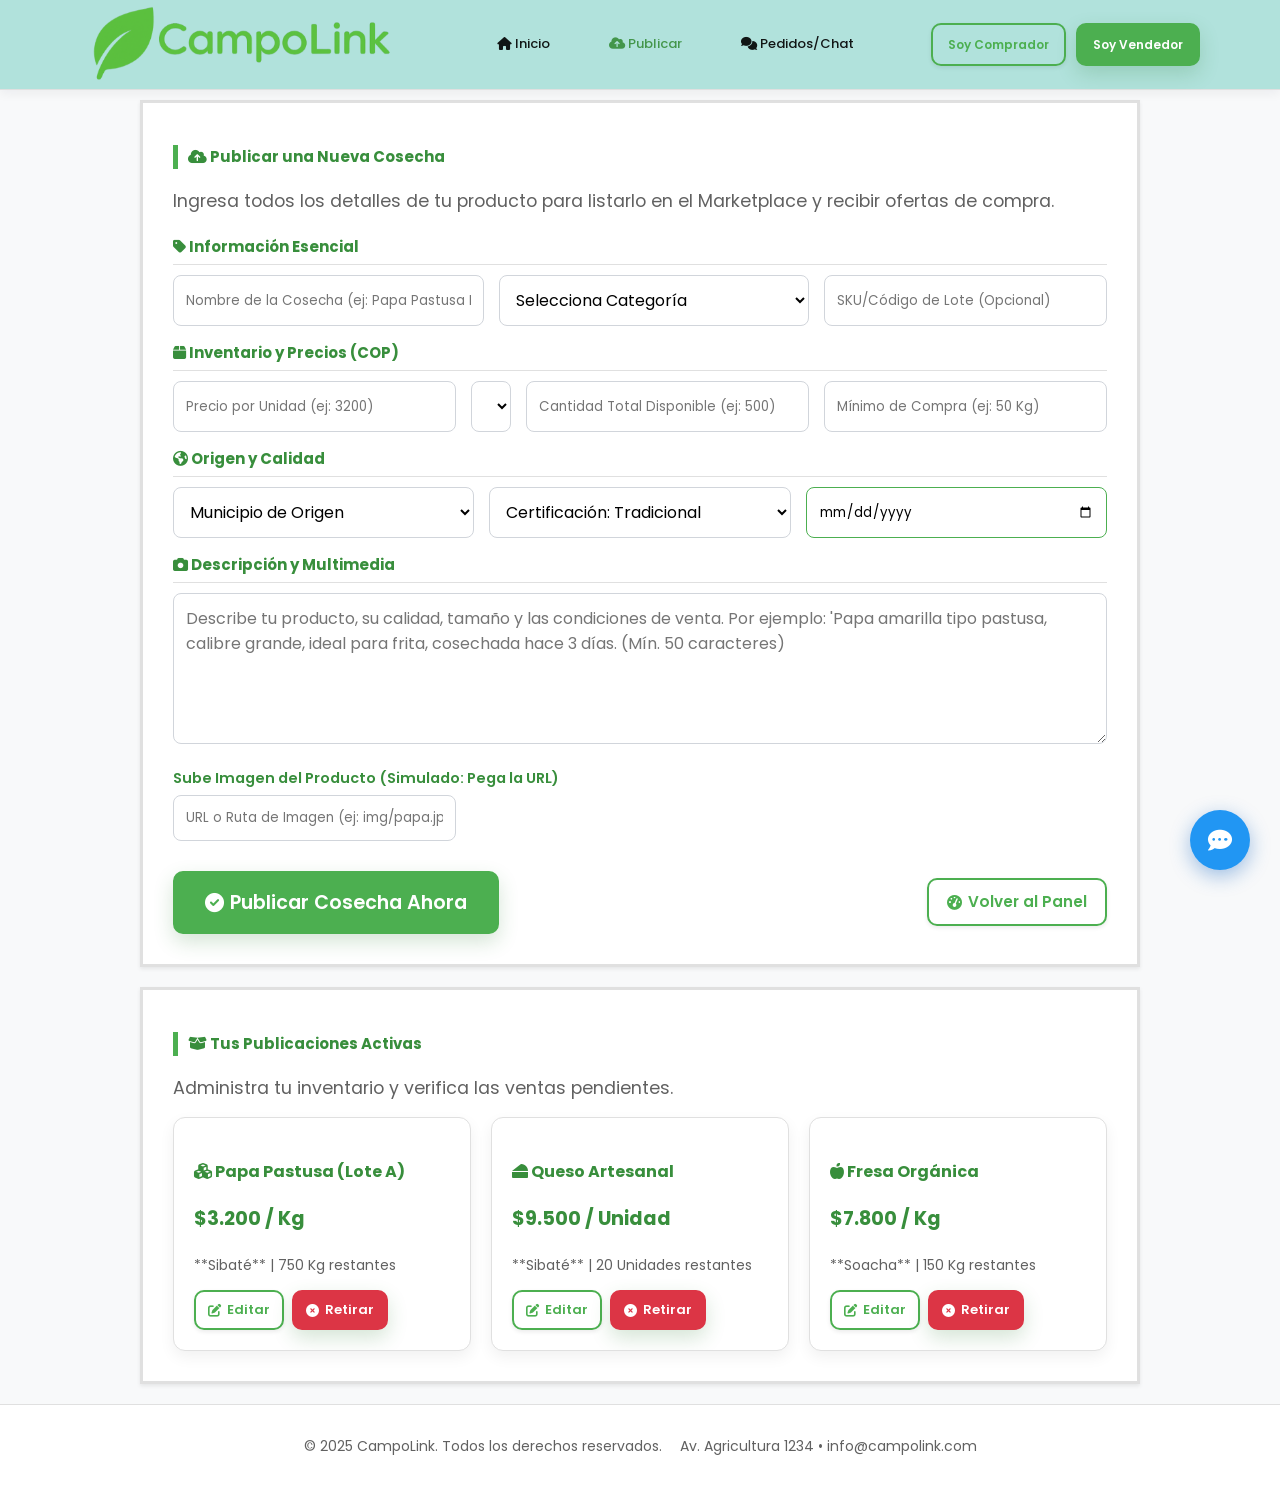
<file: publicar.html>
<!doctype html>
<html lang="es">
<head>
<meta charset="utf-8">
<meta name="viewport" content="width=device-width,initial-scale=1">
<title>Publicar Cosecha - CampoLink</title>
<link rel="icon" href="img/logo.png">
<link rel="stylesheet" href="assets/style.css"> 
<link href="https://fonts.googleapis.com/css2?family=Poppins:wght@400;600;700&display=swap" rel="stylesheet">
<link rel="stylesheet" href="https://cdnjs.cloudflare.com/ajax/libs/font-awesome/6.0.0-beta3/css/all.min.css">
</head>
<body>
<header class="header">
  <div class="container wrap">
    <a class="brand" href="index.html">
        <img src="img/logo.png" alt="Logo CampoLink">
    
    </a>
    <nav class="nav">
      <a href="index.html"><i class="fas fa-home"></i> Inicio</a>
      <a href="publicar.html" style="color:var(--green-dark);"><i class="fas fa-cloud-upload-alt"></i> Publicar</a>
      <a href="chat.html"><i class="fas fa-comments"></i> Pedidos/Chat</a>
    </nav>
            <div class="cta-group">
                <a class="btn secondary" data-go="comprador.html">Soy Comprador</a>
                <a class="btn primary" data-go="vendedor.html">Soy Vendedor</a>
            </div>
  </div>
</header>

<main class="container" style="margin-top:100px">
  <section class="section" style="max-width:1000px;margin:0 auto">
    <h2><i class="fas fa-cloud-upload-alt"></i> Publicar una Nueva Cosecha</h2>
    <p class="lead">Ingresa todos los detalles de tu producto para listarlo en el Marketplace y recibir ofertas de compra.</p>

    <form id="product-form" style="margin-top:20px">
      <h3 style="color:var(--green-dark); border-bottom:1px solid var(--border-color); padding-bottom:5px;"><i class="fas fa-tag"></i> Información Esencial</h3>
      <div class="form-row">
          <input name="name" placeholder="Nombre de la Cosecha (ej: Papa Pastusa Lote A)" required>
          <select name="category" required>
              <option value="">Selecciona Categoría</option>
              <option value="tuberculos">Tubérculos (Papa)</option>
              <option value="frutas">Frutas (Fresa, Uchuva)</option>
              <option value="hortalizas">Hortalizas (Cebolla, Zanahoria)</option>
              <option value="lacteos">Lácteos Artesanales</option>
              <option value="otros">Otros</option>
          </select>
          <input name="sku" placeholder="SKU/Código de Lote (Opcional)" style="flex:0.5;">
      </div>

      <h3 style="color:var(--green-dark); border-bottom:1px solid var(--border-color); padding-bottom:5px;"><i class="fas fa-box"></i> Inventario y Precios (COP)</h3>
      <div class="form-row">
          <input name="price" type="number" step="100" placeholder="Precio por Unidad (ej: 3200)" required>
          <select name="unit" required>
              <option value="kg">COP / Kilogramo (Kg)</option>
              <option value="bulto">COP / Bulto (50 Kg)</option>
              <option value="unidad">COP / Unidad</option>
          </select>
          <input name="quantity" type="number" placeholder="Cantidad Total Disponible (ej: 500)" required>
          <input name="min-quantity" type="number" placeholder="Mínimo de Compra (ej: 50 Kg)">
      </div>

      <h3 style="color:var(--green-dark); border-bottom:1px solid var(--border-color); padding-bottom:5px;"><i class="fas fa-globe-americas"></i> Origen y Calidad</h3>
      <div class="form-row">
          <select name="municipio" required>
              <option value="">Municipio de Origen</option>
              <option value="sibate">Sibaté</option>
              <option value="soacha">Soacha</option>
          </select>
          <select name="certification" required>
              <option value="tradicional">Certificación: Tradicional</option>
              <option value="organico">Certificación: Orgánico Verificado</option>
              <option value="transicion">En Transición a Orgánico</option>
          </select>
          <input name="harvest-date" type="date" placeholder="Fecha de Última Cosecha" required>
      </div>
      
      <h3 style="color:var(--green-dark); border-bottom:1px solid var(--border-color); padding-bottom:5px;"><i class="fas fa-camera"></i> Descripción y Multimedia</h3>
      <textarea name="description" placeholder="Describe tu producto, su calidad, tamaño y las condiciones de venta. Por ejemplo: 'Papa amarilla tipo pastusa, calibre grande, ideal para frita, cosechada hace 3 días. (Mín. 50 caracteres)" rows="5" style="width:100%;" required></textarea>
      
      <div style="margin-top:15px">
          <label style="display:block;margin-bottom:5px;font-weight:600;color:var(--green-dark);">Sube Imagen del Producto (Simulado: Pega la URL)</label>
          <input name="image" placeholder="URL o Ruta de Imagen (ej: img/papa.jpg)">
      </div>
      
      <div style="margin-top:30px;display:flex;justify-content:space-between;align-items:center;">
          <button class="btn primary" type="submit" style="font-size:1.2em; padding:15px 30px;">
              <i class="fas fa-check-circle"></i> Publicar Cosecha Ahora
          </button>
          <a class="btn secondary" href="vendedor.html" style="align-self:center;">
              <i class="fas fa-tachometer-alt"></i> Volver al Panel
          </a>
      </div>
    </form>
  </section>

  <section class="section" style="max-width:1000px;margin:20px auto">
    <h2 style="margin-bottom:10px;"><i class="fas fa-box-open"></i> Tus Publicaciones Activas</h2>
    <p class="lead">Administra tu inventario y verifica las ventas pendientes.</p>
    <div id="products-list" class="products-list grid cols-3" style="margin-top:15px;">
      <div class="product card" data-product-id="1">
          <h4 style="color:var(--green-dark);"><i class="fas fa-cubes"></i> Papa Pastusa (Lote A)</h4>
          <p class="price">$3.200 / Kg</p>
          <p style="font-size:14px; color:var(--muted)">**Sibaté** | 750 Kg restantes</p>
          <div style="margin-top:10px; display:flex; gap:8px;">
              <button class="btn secondary" style="padding:8px 12px; font-size:13px;"><i class="fas fa-edit"></i> Editar</button>
              <button class="btn primary" style="background:#dc3545; border-color:#dc3545; padding:8px 12px; font-size:13px;"><i class="fas fa-times-circle"></i> Retirar</button>
          </div>
      </div>
      <div class="product card" data-product-id="2">
          <h4 style="color:var(--green-dark);"><i class="fas fa-cheese"></i> Queso Artesanal</h4>
          <p class="price">$9.500 / Unidad</p>
          <p style="font-size:14px; color:var(--muted)">**Sibaté** | 20 Unidades restantes</p>
          <div style="margin-top:10px; display:flex; gap:8px;">
              <button class="btn secondary" style="padding:8px 12px; font-size:13px;"><i class="fas fa-edit"></i> Editar</button>
              <button class="btn primary" style="background:#dc3545; border-color:#dc3545; padding:8px 12px; font-size:13px;"><i class="fas fa-times-circle"></i> Retirar</button>
          </div>
      </div>
      <div class="product card" data-product-id="3">
          <h4 style="color:var(--green-dark);"><i class="fas fa-apple-alt"></i> Fresa Orgánica</h4>
          <p class="price">$7.800 / Kg</p>
          <p style="font-size:14px; color:var(--muted)">**Soacha** | 150 Kg restantes</p>
          <div style="margin-top:10px; display:flex; gap:8px;">
              <button class="btn secondary" style="padding:8px 12px; font-size:13px;"><i class="fas fa-edit"></i> Editar</button>
              <button class="btn primary" style="background:#dc3545; border-color:#dc3545; padding:8px 12px; font-size:13px;"><i class="fas fa-times-circle"></i> Retirar</button>
          </div>
      </div>
    </div>
  </section>

</main>

<footer class="footer">
    <div class="container" style="display:flex;justify-content:space-between;align-items:center;flex-wrap:wrap">
      <div>© 2025 CampoLink. Todos los derechos reservados.</div>
      <div>Av. Agricultura 1234 • info@campolink.com</div>
    </div>
</footer>

<div id="login-modal" class="modal" style="display:none;">
    <div class="modal-content">
        <span class="close-btn">&times;</span>
        <h3 id="modal-title">Iniciar Sesión</h3>
        <form id="login-form">
            <input type="email" placeholder="Correo electrónico" required style="margin-bottom:10px;">
            <input type="password" placeholder="Contraseña" required style="margin-bottom:15px;">
            <div id="register-fields" style="display:none;margin-bottom:15px;">
              <input type="text" placeholder="Nombre completo" style="margin-bottom:10px;">
              <input type="text" placeholder="Teléfono (Opcional)">
            </div>
            <button type="submit" class="btn primary" style="width:100%;">Ingresar / Registrarme</button>
        </form>
        <p style="text-align:center;margin-top:15px;color:var(--muted);font-size:14px;">
            ¿No tienes cuenta? <a href="#" id="show-register" style="color:var(--green);font-weight:600;">Regístrate</a>
        </p>
    </div>
</div>

<div id="open-chat-btn">
    <i class="fas fa-comment-dots"></i>
</div>
 
<div id="cart-modal" class="modal" style="display:none;">
    <div class="modal-content" style="max-width: 500px; padding: 25px;">
        <span class="close-btn" data-close-modal="cart">&times;</span>
        <h3 style="margin-top:0; border-bottom: 2px solid var(--border-color); padding-bottom: 10px;">
            <i class="fas fa-shopping-cart" style="color:var(--green);"></i> Mi Pedido
        </h3>
        
        <div id="cart-items-container" style="max-height: 400px; overflow-y: auto; padding-right: 15px;">
            <p id="cart-empty-message" style="text-align: center; color: var(--muted); padding: 20px;">
                Tu carrito está vacío. ¡Empieza a llenar tu canasta!
            </p>
        </div>

        <div style="margin-top: 20px; padding-top: 15px; border-top: 2px solid var(--border-color);">
            <div style="display: flex; justify-content: space-between; font-size: 1.1em; font-weight: 600;">
                <span>Total estimado:</span>
                <span id="cart-total">$0</span>
            </div>
            <button class="btn primary" id="cart-finalize" style="width: 100%; margin-top: 15px;">
                <i class="fas fa-arrow-right"></i> Finalizar Pedido
            </button>
            <p style="font-size: 0.85em; color: var(--muted); text-align: center; margin-top: 10px;">
                El precio final puede variar según la negociación con el vendedor.
            </p>
        </div>
    </div>
</div>

<div id="toast-notification" class="toast-notification" aria-live="polite" aria-atomic="true">
    <div class="toast-content">
        <i class="fas fa-check-circle toast-icon" aria-hidden="true"></i>
        <span id="toast-message" class="toast-message">Producto añadido al carrito.</span>
        <div class="toast-cart-summary" aria-hidden="true">
            <i class="fas fa-shopping-cart"></i>
            <span id="toast-count" class="toast-count">0</span>
        </div>
    </div>
</div>

<script src="assets/app.js"></script>
<script>
    document.getElementById('product-form').addEventListener('submit', function(e) {
        e.preventDefault();
        alert('¡Producto Publicado con éxito! Ahora está activo en el Marketplace. Puedes verlo en la lista inferior.');
        this.reset();
    });
</script>
</body>
</html>
</file>
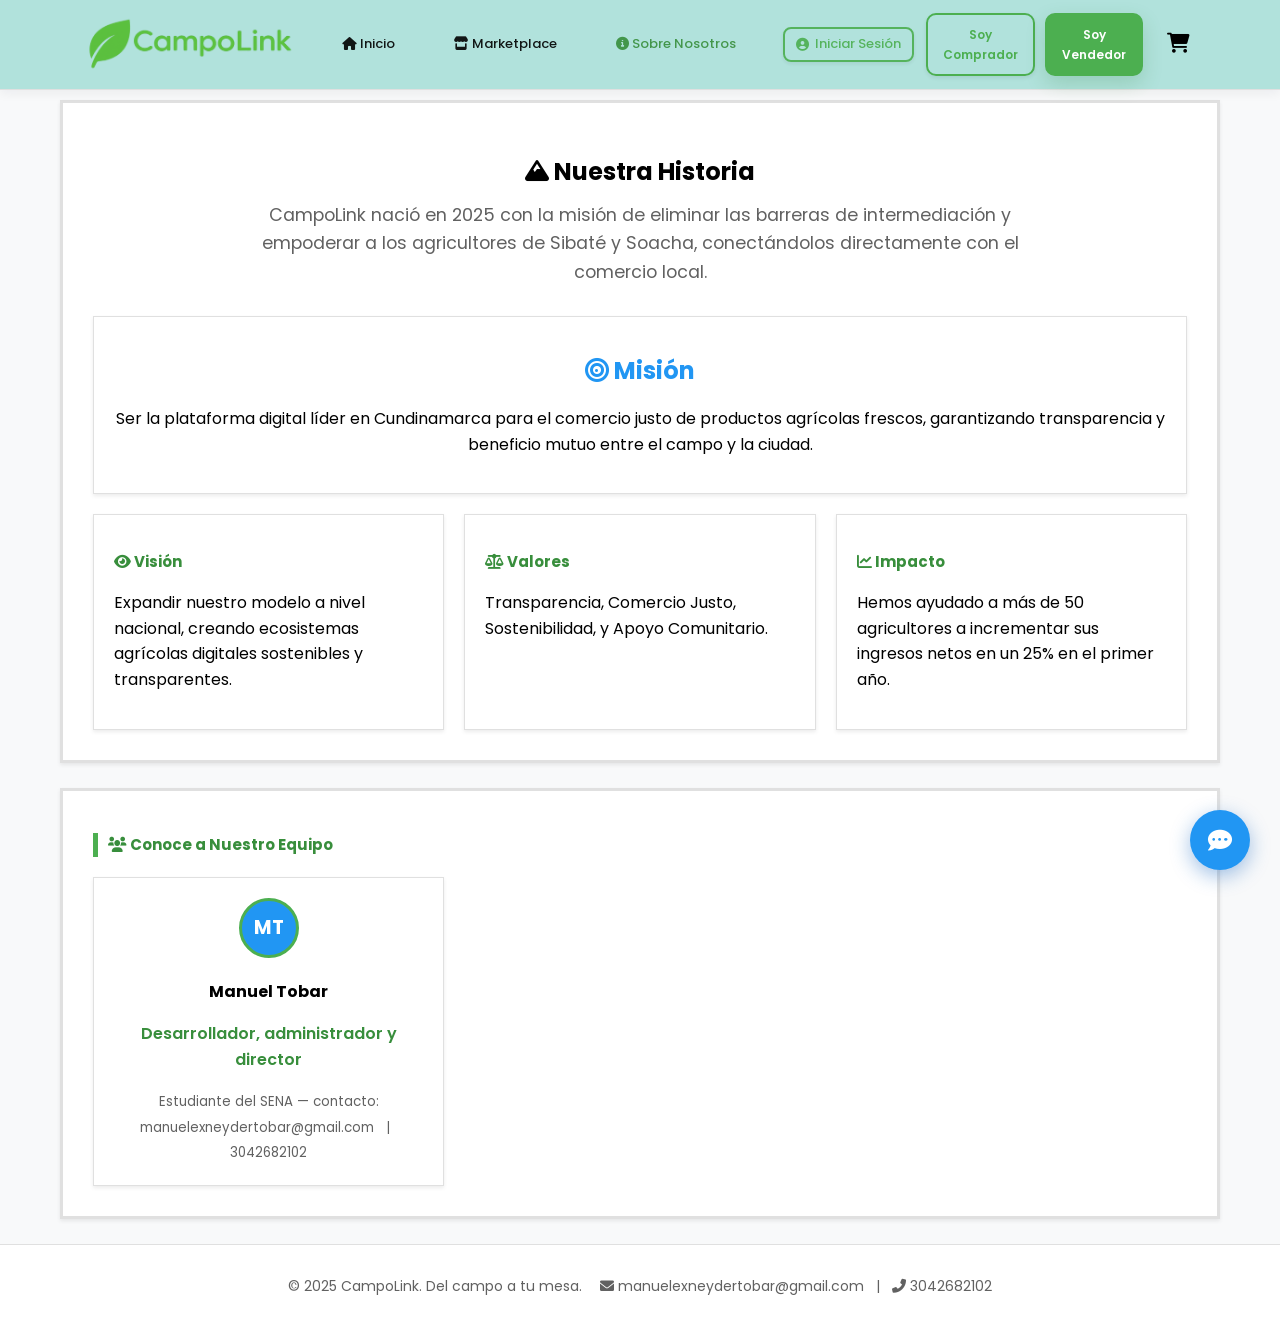
<file: sobre-nosotros.html>
<!doctype html>
<html lang="es">
<head>
<meta charset="utf-8">
<meta name="viewport" content="width=device-width,initial-scale=1">
<title>Sobre Nosotros - CampoLink</title>
<link rel="icon" href="img/logo.png">
<link rel="stylesheet" href="assets/style.css"> 
<link href="https://fonts.googleapis.com/css2?family=Poppins:wght@400;600;700&display=swap" rel="stylesheet">
<link rel="stylesheet" href="https://cdnjs.cloudflare.com/ajax/libs/font-awesome/6.0.0-beta3/css/all.min.css">
</head>
<body>
<header class="header">
  <div class="container wrap">
    <a class="brand" href="index.html">
        <img src="img/logo.png" alt="Logo CampoLink">
  
    </a>
    <nav class="nav">
      <a href="index.html"><i class="fas fa-home"></i> Inicio</a>
      <a href="productos.html"><i class="fas fa-store"></i> Marketplace</a>
      <a href="sobre-nosotros.html" style="color:var(--green-dark);"><i class="fas fa-info-circle"></i> Sobre Nosotros</a>
      <a class="btn secondary" href="#" id="open-login-modal">
        <i class="fas fa-user-circle"></i> Iniciar Sesión
      </a>
    </nav>
            <div class="cta-group">
            <a class="btn secondary" data-go="comprador.html">Soy Comprador</a>
            <a class="btn primary" data-go="vendedor.html">Soy Vendedor</a>
            </div>
            <div class="cta-group" style="margin-left:12px;">
                <a href="#" class="cart-icon" id="open-cart-modal" style="position:relative;margin-right:10px;color:var(--text-dark);">
                    <i class="fas fa-shopping-cart" style="font-size: 20px;"></i>
                    <span id="cart-count" style="position:absolute;top:-8px;right:-10px;background:var(--blue);color:white;border-radius:50%;padding:2px 6px;font-size:12px;font-weight:700;line-height:1;">0</span>
                </a>
            </div>
  </div>
</header>

<main class="container" style="margin-top:100px;">
    <section class="section">
        <div style="text-align:center;">
            <h1><i class="fas fa-mountain"></i> Nuestra Historia</h1>
            <p class="lead" style="max-width:800px; margin:0 auto 30px;">
                CampoLink nació en 2025 con la misión de eliminar las barreras de intermediación y empoderar a los agricultores de Sibaté y Soacha, conectándolos directamente con el comercio local.
            </p>
        </div>

        <div class="grid cols-3">
            <div class="card" style="grid-column: span 3;">
                <h3 style="text-align:center; font-size: 24px; color:var(--blue);"><i class="fas fa-bullseye"></i> Misión</h3>
                <p style="text-align:center;">Ser la plataforma digital líder en Cundinamarca para el comercio justo de productos agrícolas frescos, garantizando transparencia y beneficio mutuo entre el campo y la ciudad.</p>
            </div>
            <div class="card">
                <h3><i class="fas fa-eye"></i> Visión</h3>
                <p>Expandir nuestro modelo a nivel nacional, creando ecosistemas agrícolas digitales sostenibles y transparentes.</p>
            </div>
            <div class="card">
                <h3><i class="fas fa-balance-scale"></i> Valores</h3>
                <p>Transparencia, Comercio Justo, Sostenibilidad, y Apoyo Comunitario.</p>
            </div>
            <div class="card">
                <h3><i class="fas fa-chart-line"></i> Impacto</h3>
                <p>Hemos ayudado a más de 50 agricultores a incrementar sus ingresos netos en un 25% en el primer año.</p>
            </div>
        </div>
    </section>

    <section class="section">
        <h2><i class="fas fa-users"></i> Conoce a Nuestro Equipo</h2>
        <div class="grid cols-3" style="margin-top:20px;">
            <div class="card" style="text-align:center;">
                <div class="avatar" style="margin:0 auto 10px; background:var(--blue); color:white;">MT</div>
                <h4>Manuel Tobar</h4>
                <p style="color:var(--green-dark); font-weight: 600;">Desarrollador, administrador y director</p>
                <small style="color:var(--muted);">Estudiante del SENA — contacto: manuelexneydertobar@gmail.com &nbsp; | &nbsp; 3042682102</small>
            </div>
            
        </div>
    </section>
</main>

<footer class="footer">
    <div class="container" style="display:flex;justify-content:space-between;align-items:center;flex-wrap:wrap">
      <div>© 2025 CampoLink. Del campo a tu mesa.</div>
    <div style="color:var(--muted);"><i class="fas fa-envelope"></i> manuelexneydertobar@gmail.com &nbsp; | &nbsp; <i class="fas fa-phone-alt"></i> 3042682102</div>
    </div>
</footer>

<div id="login-modal" class="modal" style="display:none;">
    <div class="modal-content"><span class="close-btn">&times;</span><h3 id="modal-title">Iniciar Sesión</h3>
        <form id="login-form"><input type="email" placeholder="Correo electrónico" required style="margin-bottom:10px;">
            <input type="password" placeholder="Contraseña" required style="margin-bottom:15px;"><div id="register-fields" style="display:none;margin-bottom:15px;">
              <input type="text" placeholder="Nombre completo" style="margin-bottom:10px;"><input type="text" placeholder="Teléfono (Opcional)"></div>
            <button type="submit" class="btn primary" style="width:100%;">Ingresar / Registrarme</button></form>
        <p style="text-align:center;margin-top:15px;color:var(--muted);font-size:14px;">
            ¿No tienes cuenta? <a href="#" id="show-register" style="color:var(--green);font-weight:600;">Regístrate</a></p>
    </div>
</div>
<div id="open-chat-btn"><i class="fas fa-comment-dots"></i></div>
</div>

<div id="cart-modal" class="modal" style="display:none;">
    <div class="modal-content" style="max-width: 500px; padding: 25px;">
        <span class="close-btn" data-close-modal="cart">&times;</span>
        <h3 style="margin-top:0; border-bottom: 2px solid var(--border-color); padding-bottom: 10px;">
            <i class="fas fa-shopping-cart" style="color:var(--green);"></i> Mi Pedido
        </h3>
        
        <div id="cart-items-container" style="max-height: 400px; overflow-y: auto; padding-right: 15px;">
            <p id="cart-empty-message" style="text-align: center; color: var(--muted); padding: 20px;">
                Tu carrito está vacío. ¡Empieza a llenar tu canasta!
            </p>
        </div>

        <div style="margin-top: 20px; padding-top: 15px; border-top: 2px solid var(--border-color);">
            <div style="display: flex; justify-content: space-between; font-size: 1.1em; font-weight: 600;">
                <span>Total estimado:</span>
                <span id="cart-total">$0</span>
            </div>
            <button class="btn primary" id="cart-finalize" style="width: 100%; margin-top: 15px;">
                <i class="fas fa-arrow-right"></i> Finalizar Pedido
            </button>
            <p style="font-size: 0.85em; color: var(--muted); text-align: center; margin-top: 10px;">
                El precio final puede variar según la negociación con el vendedor.
            </p>
        </div>
    </div>
</div>

<div id="toast-notification" class="toast-notification" aria-live="polite" aria-atomic="true">
    <div class="toast-content">
        <i class="fas fa-check-circle toast-icon" aria-hidden="true"></i>
        <span id="toast-message" class="toast-message">Producto añadido al carrito.</span>
        <div class="toast-cart-summary" aria-hidden="true">
            <i class="fas fa-shopping-cart"></i>
            <span id="toast-count" class="toast-count">0</span>
        </div>
    </div>
</div>

<script src="assets/app.js"></script>
</body>
</html>
</file>
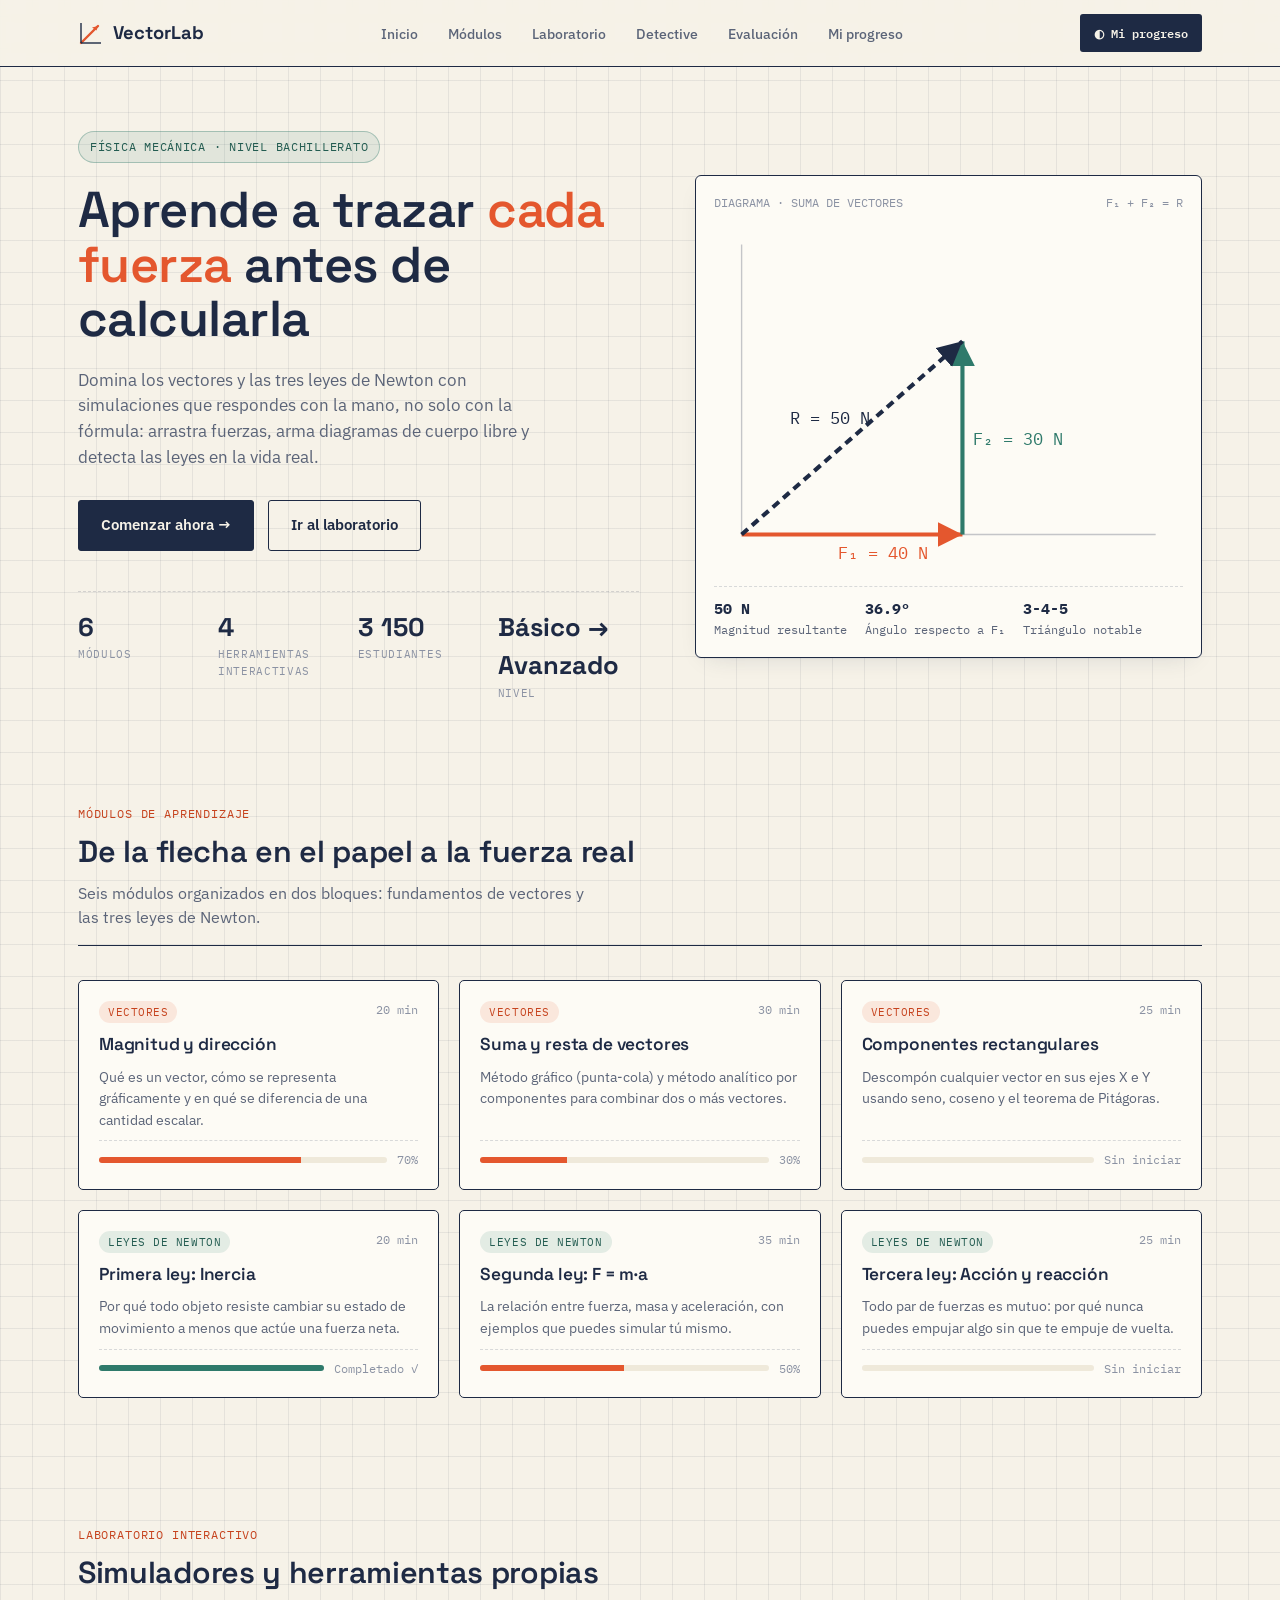
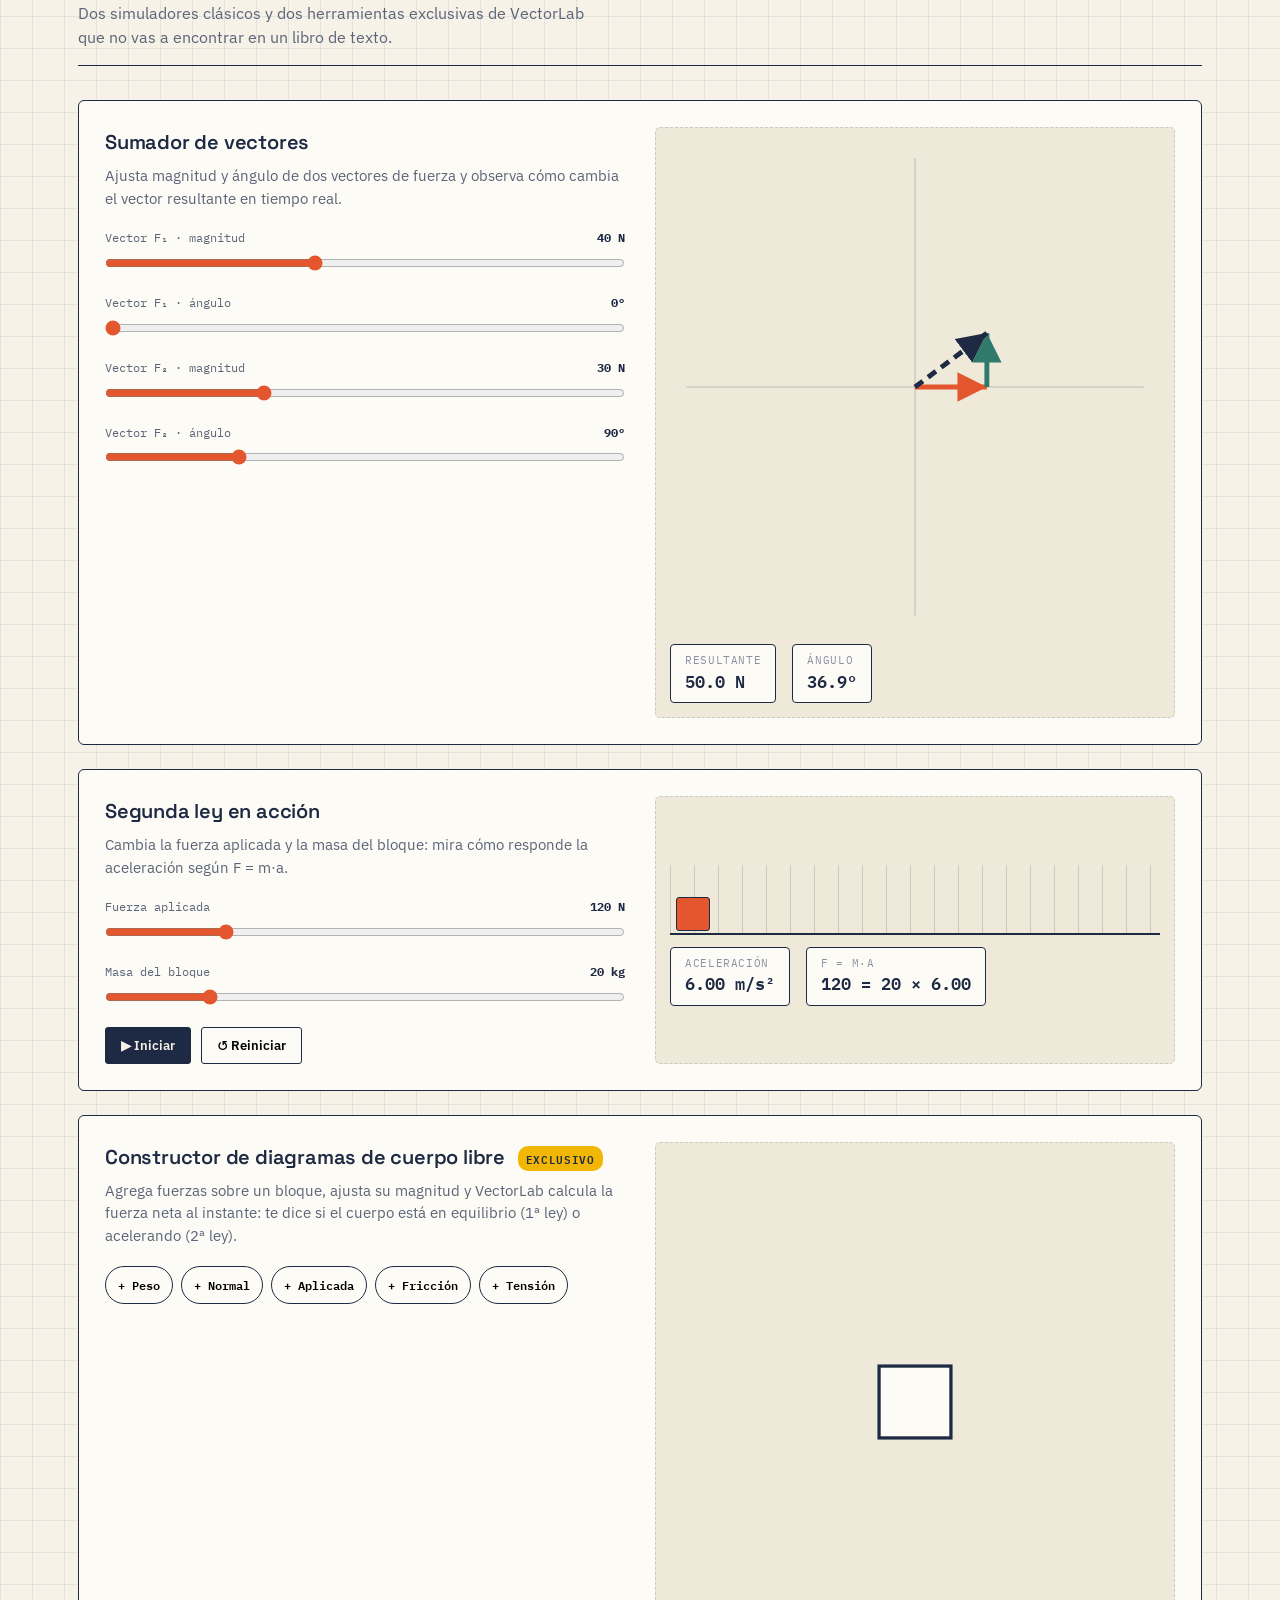
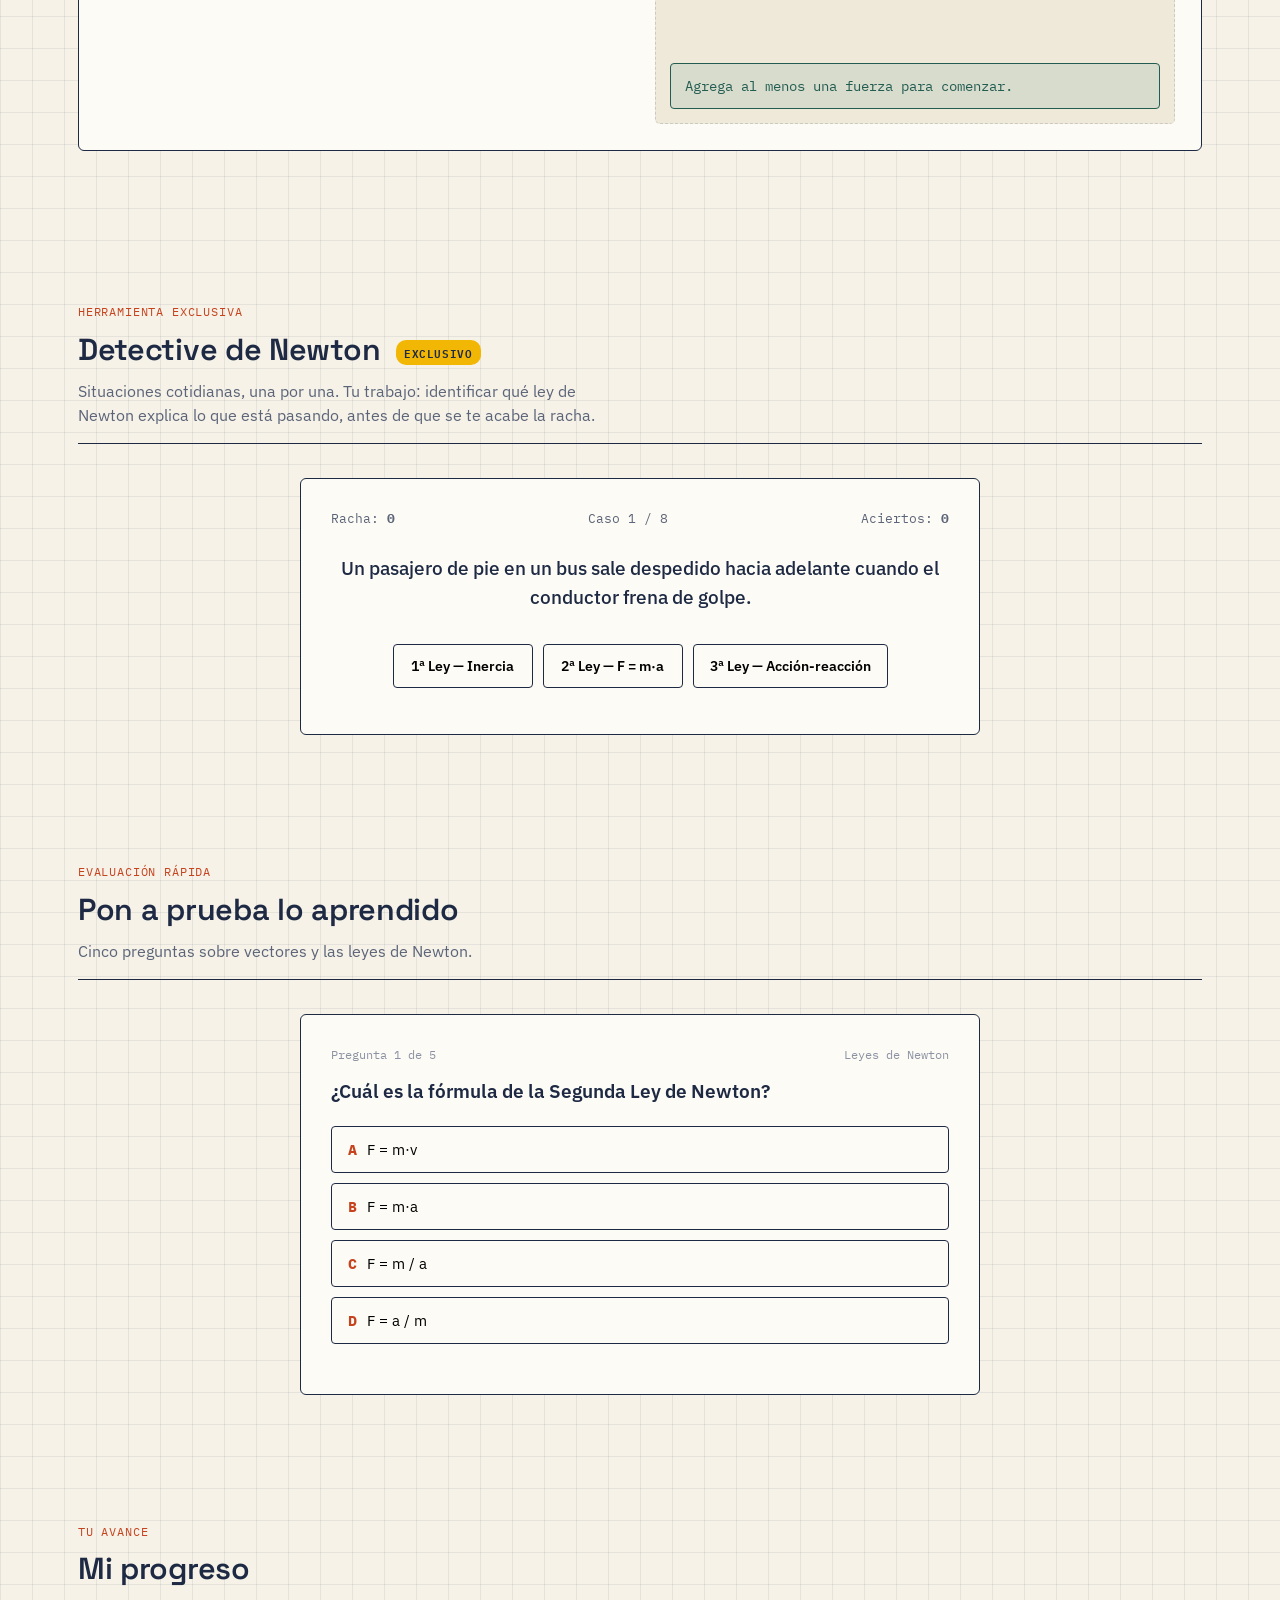
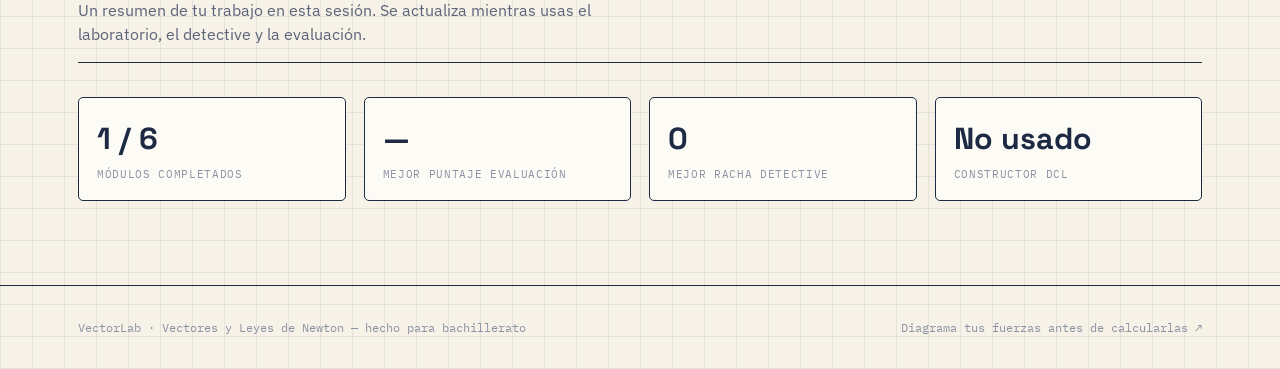
<file: vectorlab.html>
<!DOCTYPE html>
<html lang="es">
<head>
<meta charset="UTF-8">
<meta name="viewport" content="width=device-width, initial-scale=1.0">
<title>VectorLab — Vectores y Leyes de Newton</title>
<link rel="preconnect" href="https://fonts.googleapis.com">
<link href="https://fonts.googleapis.com/css2?family=Space+Grotesk:wght@500;600;700&family=IBM+Plex+Sans:wght@400;500;600;700&family=IBM+Plex+Mono:wght@400;500;600&display=swap" rel="stylesheet">
<style>
  :root{
    --paper: #F6F2E8;
    --paper-deep: #EFE9DA;
    --grid-line: rgba(30,42,68,0.08);
    --grid-line-strong: rgba(30,42,68,0.16);
    --ink: #1E2A44;
    --ink-soft: #5B6478;
    --ink-faint: #8B92A3;
    --card: #FDFBF5;
    --orange: #E4572E;
    --orange-deep: #C6431E;
    --teal: #2F7A6B;
    --teal-deep: #235C51;
    --yellow: #F2B705;
    --line: #1E2A44;
    --radius: 4px;
    --shadow: 0 1px 0 rgba(30,42,68,0.06), 0 8px 24px -12px rgba(30,42,68,0.18);
  }

  *{box-sizing:border-box; margin:0; padding:0;}
  html{scroll-behavior:smooth;}
  body{
    font-family:'IBM Plex Sans', sans-serif;
    color:var(--ink);
    background:
      repeating-linear-gradient(0deg, var(--grid-line) 0, var(--grid-line) 1px, transparent 1px, transparent 32px),
      repeating-linear-gradient(90deg, var(--grid-line) 0, var(--grid-line) 1px, transparent 1px, transparent 32px),
      var(--paper);
    line-height:1.5;
    -webkit-font-smoothing:antialiased;
  }
  h1,h2,h3,h4{font-family:'Space Grotesk', sans-serif; font-weight:600; color:var(--ink); letter-spacing:-0.01em;}
  .mono{font-family:'IBM Plex Mono', monospace;}
  a{color:inherit; text-decoration:none;}
  img,svg{display:block; max-width:100%;}
  button{font-family:inherit; cursor:pointer;}
  :focus-visible{outline:2px solid var(--orange); outline-offset:2px;}
  .wrap{max-width:1180px; margin:0 auto; padding:0 28px;}
  @media (max-width:640px){ .wrap{padding:0 18px;} }

  /* ---------- NAV ---------- */
  header.nav{
    position:sticky; top:0; z-index:50;
    background:rgba(246,242,232,0.92);
    backdrop-filter:blur(6px);
    border-bottom:1.5px solid var(--line);
  }
  .nav-inner{display:flex; align-items:center; justify-content:space-between; padding:14px 28px; max-width:1180px; margin:0 auto;}
  .logo{display:flex; align-items:center; gap:9px; font-family:'Space Grotesk'; font-weight:700; font-size:1.15rem;}
  .logo-mark{width:26px; height:26px; flex:none;}
  .nav-links{display:flex; gap:6px; list-style:none; align-items:center;}
  .nav-links a{
    font-size:0.88rem; font-weight:500; color:var(--ink-soft);
    padding:8px 12px; border-radius:3px; transition:color .15s, background .15s;
  }
  .nav-links a:hover{color:var(--ink); background:rgba(30,42,68,0.06);}
  .nav-progress-btn{
    font-family:'IBM Plex Mono'; font-size:0.78rem; font-weight:600;
    background:var(--ink); color:var(--paper); padding:9px 14px; border:none; border-radius:3px;
    display:flex; align-items:center; gap:7px;
  }
  .nav-progress-btn:hover{background:var(--orange-deep);}
  .burger{display:none; background:none; border:1.5px solid var(--line); border-radius:3px; padding:7px 9px;}
  .burger span{display:block; width:18px; height:2px; background:var(--ink); margin:4px 0;}
  @media (max-width: 920px){
    .nav-links{position:fixed; top:60px; left:0; right:0; background:var(--paper); flex-direction:column; align-items:stretch; padding:10px 18px 18px; border-bottom:1.5px solid var(--line); display:none;}
    .nav-links.open{display:flex;}
    .nav-links a{padding:12px 8px; border-bottom:1px dashed var(--grid-line-strong);}
    .burger{display:block;}
  }

  /* ---------- HERO ---------- */
  .hero{padding:64px 0 40px; position:relative; overflow:hidden;}
  .hero-grid{display:grid; grid-template-columns:1.05fr 0.95fr; gap:56px; align-items:center;}
  @media (max-width:920px){ .hero-grid{grid-template-columns:1fr; gap:36px;} }
  .eyebrow{
    display:inline-flex; align-items:center; gap:8px;
    font-family:'IBM Plex Mono'; font-size:0.76rem; letter-spacing:0.06em; text-transform:uppercase;
    color:var(--teal-deep); background:rgba(47,122,107,0.1); border:1px solid rgba(47,122,107,0.35);
    padding:6px 11px; border-radius:20px; margin-bottom:20px;
  }
  .hero h1{font-size:clamp(2.1rem, 4vw, 3.15rem); line-height:1.08; margin-bottom:20px;}
  .hero h1 em{font-style:normal; color:var(--orange); position:relative;}
  .hero p.lead{font-size:1.08rem; color:var(--ink-soft); max-width:46ch; margin-bottom:30px;}
  .cta-row{display:flex; gap:14px; flex-wrap:wrap; margin-bottom:40px;}
  .btn{
    font-weight:600; font-size:0.94rem; padding:13px 22px; border-radius:3px; border:1.5px solid var(--line);
    display:inline-flex; align-items:center; gap:8px; transition:transform .12s, background .15s, color .15s;
  }
  .btn-primary{background:var(--ink); color:var(--paper);}
  .btn-primary:hover{background:var(--orange-deep); border-color:var(--orange-deep); transform:translateY(-1px);}
  .btn-ghost{background:transparent; color:var(--ink);}
  .btn-ghost:hover{background:rgba(30,42,68,0.06); transform:translateY(-1px);}

  .stat-row{display:flex; gap:0; border-top:1.5px dashed var(--grid-line-strong);}
  .stat{padding:16px 20px 0 0; flex:1;}
  .stat .num{font-family:'Space Grotesk'; font-size:1.6rem; font-weight:700; color:var(--ink);}
  .stat .lbl{font-family:'IBM Plex Mono'; font-size:0.7rem; letter-spacing:0.06em; text-transform:uppercase; color:var(--ink-faint);}

  /* hero vector diagram */
  .hero-visual{
    background:var(--card); border:1.5px solid var(--line); border-radius:6px; box-shadow:var(--shadow);
    padding:18px; position:relative;
  }
  .hero-visual .tag{font-family:'IBM Plex Mono'; font-size:0.72rem; color:var(--ink-faint); display:flex; justify-content:space-between; margin-bottom:6px;}
  .hero-visual svg{width:100%; height:auto;}
  .vec-readout{display:flex; gap:18px; margin-top:10px; border-top:1px dashed var(--grid-line-strong); padding-top:10px;}
  .vec-readout div{font-family:'IBM Plex Mono'; font-size:0.78rem; color:var(--ink-soft);}
  .vec-readout b{color:var(--ink); display:block; font-size:0.95rem;}

  @media (prefers-reduced-motion: no-preference){
    .fv1{animation: pulseArrow 4s ease-in-out infinite;}
    .fv2{animation: pulseArrow 4s ease-in-out infinite 0.4s;}
    .fvr{animation: pulseArrow 4s ease-in-out infinite 0.8s;}
  }
  @keyframes pulseArrow{ 0%,100%{opacity:0.55;} 50%{opacity:1;} }

  /* ---------- SECTION HEADERS ---------- */
  section{padding:64px 0;}
  .section-head{display:flex; justify-content:space-between; align-items:flex-end; gap:20px; margin-bottom:34px; border-bottom:1.5px solid var(--line); padding-bottom:16px;}
  .section-head .tag-label{font-family:'IBM Plex Mono'; font-size:0.74rem; letter-spacing:0.07em; text-transform:uppercase; color:var(--orange-deep); margin-bottom:6px; display:block;}
  .section-head h2{font-size:1.9rem;}
  .section-head p{color:var(--ink-soft); max-width:52ch; margin-top:6px;}

  /* ---------- MODULES ---------- */
  .mod-grid{display:grid; grid-template-columns:repeat(3, 1fr); gap:20px;}
  @media (max-width:920px){ .mod-grid{grid-template-columns:repeat(2,1fr);} }
  @media (max-width:640px){ .mod-grid{grid-template-columns:1fr;} }
  .mod-card{
    background:var(--card); border:1.5px solid var(--line); border-radius:5px; padding:20px;
    display:flex; flex-direction:column; gap:10px; position:relative; transition:transform .15s, box-shadow .15s;
  }
  .mod-card:hover{transform:translateY(-3px); box-shadow:var(--shadow);}
  .mod-card .cat{
    font-family:'IBM Plex Mono'; font-size:0.68rem; letter-spacing:0.05em; text-transform:uppercase;
    padding:3px 9px; border-radius:12px; display:inline-block; width:fit-content;
  }
  .cat-vec{background:rgba(228,87,46,0.12); color:var(--orange-deep);}
  .cat-newton{background:rgba(47,122,107,0.12); color:var(--teal-deep);}
  .mod-card h3{font-size:1.08rem; line-height:1.3;}
  .mod-card p{font-size:0.9rem; color:var(--ink-soft);}
  .mod-foot{display:flex; align-items:center; justify-content:space-between; margin-top:auto; padding-top:10px; border-top:1px dashed var(--grid-line-strong);}
  .progress-track{flex:1; height:6px; background:var(--paper-deep); border-radius:3px; overflow:hidden; margin-right:10px;}
  .progress-fill{height:100%; background:var(--orange);}
  .progress-fill.done{background:var(--teal);}
  .mod-status{font-family:'IBM Plex Mono'; font-size:0.72rem; color:var(--ink-faint); white-space:nowrap;}
  .mod-time{font-family:'IBM Plex Mono'; font-size:0.72rem; color:var(--ink-faint); position:absolute; top:20px; right:20px;}

  /* ---------- LAB / SIMULATORS ---------- */
  .lab-block{
    background:var(--card); border:1.5px solid var(--line); border-radius:6px; padding:26px; margin-bottom:24px;
    display:grid; grid-template-columns:1fr 1fr; gap:30px;
  }
  @media (max-width:860px){ .lab-block{grid-template-columns:1fr;} }
  .lab-info h3{font-size:1.25rem; margin-bottom:8px;}
  .lab-info p{color:var(--ink-soft); font-size:0.94rem; margin-bottom:18px;}
  .control{margin-bottom:16px;}
  .control label{display:flex; justify-content:space-between; font-family:'IBM Plex Mono'; font-size:0.78rem; color:var(--ink-soft); margin-bottom:6px;}
  .control label b{color:var(--ink);}
  input[type=range]{width:100%; accent-color:var(--orange);}
  .lab-visual{background:var(--paper-deep); border:1px dashed var(--grid-line-strong); border-radius:5px; padding:14px; display:flex; flex-direction:column; justify-content:center;}
  .readout-row{display:flex; gap:16px; margin-top:12px; flex-wrap:wrap;}
  .readout{background:var(--card); border:1px solid var(--line); border-radius:4px; padding:8px 14px; font-family:'IBM Plex Mono';}
  .readout .rlabel{font-size:0.66rem; text-transform:uppercase; letter-spacing:0.06em; color:var(--ink-faint);}
  .readout .rval{font-size:1.05rem; font-weight:600; color:var(--ink);}
  .lab-buttons{display:flex; gap:10px; margin-top:14px;}
  .btn-sm{font-size:0.82rem; padding:9px 15px; border-radius:3px; border:1.5px solid var(--line); background:var(--card); font-weight:600;}
  .btn-sm.active{background:var(--ink); color:var(--paper);}
  .btn-sm:hover{background:rgba(30,42,68,0.07);}

  .track{position:relative; height:70px; background:repeating-linear-gradient(90deg, var(--grid-line-strong) 0 1px, transparent 1px 24px); border-bottom:2px solid var(--line); margin-top:10px; overflow:hidden;}
  .box-mover{position:absolute; bottom:2px; left:6px; width:34px; height:34px; background:var(--orange); border:1.5px solid var(--line); border-radius:3px;}

  /* ---------- DCL BUILDER ---------- */
  .dcl-wrap{display:grid; grid-template-columns:1fr 1.2fr; gap:30px;}
  @media (max-width:860px){ .dcl-wrap{grid-template-columns:1fr;} }
  .force-btns{display:flex; flex-wrap:wrap; gap:8px; margin-bottom:16px;}
  .chip{font-family:'IBM Plex Mono'; font-size:0.78rem; font-weight:600; padding:8px 12px; border-radius:20px; border:1.5px solid var(--line); background:var(--card);}
  .chip:hover{background:var(--yellow); }
  .force-list{display:flex; flex-direction:column; gap:8px; max-height:220px; overflow-y:auto;}
  .force-item{display:flex; align-items:center; gap:8px; background:var(--paper-deep); border:1px solid var(--grid-line-strong); border-radius:4px; padding:8px 10px; font-family:'IBM Plex Mono'; font-size:0.78rem;}
  .force-item input[type=range]{width:80px;}
  .force-item .rm{margin-left:auto; background:none; border:none; color:var(--orange-deep); font-weight:700; font-size:1rem;}
  .dcl-verdict{margin-top:16px; padding:12px 14px; border-radius:4px; border:1.5px solid var(--line); font-family:'IBM Plex Mono'; font-size:0.85rem;}
  .dcl-verdict.eq{background:rgba(47,122,107,0.12); border-color:var(--teal-deep); color:var(--teal-deep);}
  .dcl-verdict.acc{background:rgba(228,87,46,0.12); border-color:var(--orange-deep); color:var(--orange-deep);}

  /* ---------- DETECTIVE GAME ---------- */
  .detective-card{background:var(--card); border:1.5px solid var(--line); border-radius:6px; padding:30px; max-width:680px; margin:0 auto; text-align:center;}
  .det-scenario{font-size:1.2rem; font-weight:500; margin:20px 0 26px; min-height:70px; display:flex; align-items:center; justify-content:center;}
  .det-btns{display:flex; gap:10px; justify-content:center; flex-wrap:wrap; margin-bottom:16px;}
  .det-btn{border:1.5px solid var(--line); background:var(--card); padding:12px 16px; border-radius:4px; font-weight:600; font-size:0.86rem; min-width:140px;}
  .det-btn:hover{background:rgba(30,42,68,0.06);}
  .det-feedback{font-family:'IBM Plex Mono'; font-size:0.88rem; padding:12px; border-radius:4px; margin-top:6px; display:none;}
  .det-feedback.show{display:block;}
  .det-feedback.correct{background:rgba(47,122,107,0.12); color:var(--teal-deep); border:1px solid var(--teal-deep);}
  .det-feedback.wrong{background:rgba(228,87,46,0.12); color:var(--orange-deep); border:1px solid var(--orange-deep);}
  .det-score{font-family:'IBM Plex Mono'; font-size:0.82rem; color:var(--ink-soft); display:flex; justify-content:space-between; margin-bottom:6px;}

  /* ---------- QUIZ ---------- */
  .quiz-card{background:var(--card); border:1.5px solid var(--line); border-radius:6px; padding:30px; max-width:680px; margin:0 auto;}
  .quiz-top{display:flex; justify-content:space-between; align-items:center; font-family:'IBM Plex Mono'; font-size:0.78rem; color:var(--ink-faint); margin-bottom:14px;}
  .quiz-q{font-size:1.18rem; font-weight:600; margin-bottom:20px;}
  .quiz-opts{display:flex; flex-direction:column; gap:10px; margin-bottom:20px;}
  .qopt{border:1.5px solid var(--line); background:var(--card); text-align:left; padding:13px 16px; border-radius:4px; font-size:0.94rem; display:flex; gap:10px;}
  .qopt .letter{font-family:'IBM Plex Mono'; font-weight:700; color:var(--orange-deep);}
  .qopt:hover{background:rgba(30,42,68,0.05);}
  .qopt.correct{background:rgba(47,122,107,0.15); border-color:var(--teal-deep);}
  .qopt.wrong{background:rgba(228,87,46,0.15); border-color:var(--orange-deep);}
  .qopt:disabled{cursor:default;}
  .quiz-next{display:none;}
  .quiz-next.show{display:inline-flex;}

  /* ---------- PROGRESS ---------- */
  .prog-grid{display:grid; grid-template-columns:repeat(4,1fr); gap:18px;}
  @media (max-width:760px){ .prog-grid{grid-template-columns:repeat(2,1fr);} }
  .prog-card{background:var(--card); border:1.5px solid var(--line); border-radius:5px; padding:18px;}
  .prog-card .num{font-family:'Space Grotesk'; font-size:1.9rem; font-weight:700;}
  .prog-card .lbl{font-family:'IBM Plex Mono'; font-size:0.7rem; text-transform:uppercase; letter-spacing:0.06em; color:var(--ink-faint); margin-top:4px;}

  footer{border-top:1.5px solid var(--line); padding:32px 0; margin-top:20px;}
  footer .wrap{display:flex; justify-content:space-between; align-items:center; flex-wrap:wrap; gap:12px;}
  footer p{font-family:'IBM Plex Mono'; font-size:0.78rem; color:var(--ink-faint);}

  .badge-new{font-family:'IBM Plex Mono'; font-size:0.66rem; text-transform:uppercase; letter-spacing:0.06em; background:var(--yellow); color:var(--ink); padding:3px 8px; border-radius:10px; margin-left:8px; vertical-align:middle;}
</style>
</head>
<body>

<header class="nav">
  <div class="nav-inner">
    <div class="logo">
      <svg class="logo-mark" viewBox="0 0 26 26" fill="none">
        <line x1="3" y1="23" x2="20" y2="6" stroke="#E4572E" stroke-width="2.4" stroke-linecap="round"/>
        <polygon points="20,6 14,7.5 18.5,10.5" fill="#E4572E"/>
        <line x1="3" y1="23" x2="23" y2="23" stroke="#1E2A44" stroke-width="1.4"/>
        <line x1="3" y1="23" x2="3" y2="3" stroke="#1E2A44" stroke-width="1.4"/>
      </svg>
      VectorLab
    </div>
    <ul class="nav-links" id="navLinks">
      <li><a href="#top">Inicio</a></li>
      <li><a href="#modulos">Módulos</a></li>
      <li><a href="#laboratorio">Laboratorio</a></li>
      <li><a href="#detective">Detective</a></li>
      <li><a href="#quiz">Evaluación</a></li>
      <li><a href="#progreso">Mi progreso</a></li>
    </ul>
    <div style="display:flex; align-items:center; gap:10px;">
      <button class="nav-progress-btn" onclick="location.hash='#progreso'">◐ Mi progreso</button>
      <button class="burger" id="burgerBtn" aria-label="Abrir menú"><span></span><span></span><span></span></button>
    </div>
  </div>
</header>

<main id="top">
  <!-- ================= HERO ================= -->
  <section class="hero">
    <div class="wrap hero-grid">
      <div>
        <span class="eyebrow">Física mecánica · Nivel bachillerato</span>
        <h1>Aprende a trazar <em>cada fuerza</em> antes de calcularla</h1>
        <p class="lead">Domina los vectores y las tres leyes de Newton con simulaciones que respondes con la mano, no solo con la fórmula: arrastra fuerzas, arma diagramas de cuerpo libre y detecta las leyes en la vida real.</p>
        <div class="cta-row">
          <a href="#modulos" class="btn btn-primary">Comenzar ahora →</a>
          <a href="#laboratorio" class="btn btn-ghost">Ir al laboratorio</a>
        </div>
        <div class="stat-row">
          <div class="stat"><div class="num">6</div><div class="lbl">Módulos</div></div>
          <div class="stat"><div class="num">4</div><div class="lbl">Herramientas interactivas</div></div>
          <div class="stat"><div class="num">3 150</div><div class="lbl">Estudiantes</div></div>
          <div class="stat"><div class="num">Básico → Avanzado</div><div class="lbl">Nivel</div></div>
        </div>
      </div>

      <div class="hero-visual">
        <div class="tag"><span>DIAGRAMA · SUMA DE VECTORES</span><span>F₁ + F₂ = R</span></div>
        <svg viewBox="0 0 340 260">
          <line x1="20" y1="230" x2="320" y2="230" stroke="#1E2A44" stroke-width="1" opacity="0.25"/>
          <line x1="20" y1="230" x2="20" y2="20" stroke="#1E2A44" stroke-width="1" opacity="0.25"/>
          <defs>
            <marker id="arrowOrange" markerWidth="8" markerHeight="8" refX="6" refY="3" orient="auto"><path d="M0,0 L6,3 L0,6 Z" fill="#E4572E"/></marker>
            <marker id="arrowTeal" markerWidth="8" markerHeight="8" refX="6" refY="3" orient="auto"><path d="M0,0 L6,3 L0,6 Z" fill="#2F7A6B"/></marker>
            <marker id="arrowInk" markerWidth="8" markerHeight="8" refX="6" refY="3" orient="auto"><path d="M0,0 L6,3 L0,6 Z" fill="#1E2A44"/></marker>
          </defs>
          <g class="fv1">
            <line x1="20" y1="230" x2="180" y2="230" stroke="#E4572E" stroke-width="3" marker-end="url(#arrowOrange)"/>
            <text x="90" y="248" font-family="IBM Plex Mono" font-size="12" fill="#E4572E">F₁ = 40 N</text>
          </g>
          <g class="fv2">
            <line x1="180" y1="230" x2="180" y2="90" stroke="#2F7A6B" stroke-width="3" marker-end="url(#arrowTeal)"/>
            <text x="188" y="165" font-family="IBM Plex Mono" font-size="12" fill="#2F7A6B">F₂ = 30 N</text>
          </g>
          <g class="fvr">
            <line x1="20" y1="230" x2="180" y2="90" stroke="#1E2A44" stroke-width="3" stroke-dasharray="6 4" marker-end="url(#arrowInk)"/>
            <text x="55" y="150" font-family="IBM Plex Mono" font-size="12" fill="#1E2A44">R = 50 N</text>
          </g>
        </svg>
        <div class="vec-readout">
          <div><b>50 N</b>Magnitud resultante</div>
          <div><b>36.9°</b>Ángulo respecto a F₁</div>
          <div><b>3-4-5</b>Triángulo notable</div>
        </div>
      </div>
    </div>
  </section>

  <!-- ================= MODULOS ================= -->
  <section id="modulos">
    <div class="wrap">
      <div class="section-head">
        <div>
          <span class="tag-label">Módulos de aprendizaje</span>
          <h2>De la flecha en el papel a la fuerza real</h2>
          <p>Seis módulos organizados en dos bloques: fundamentos de vectores y las tres leyes de Newton.</p>
        </div>
      </div>

      <div class="mod-grid">
        <div class="mod-card">
          <span class="cat cat-vec">Vectores</span>
          <span class="mod-time">20 min</span>
          <h3>Magnitud y dirección</h3>
          <p>Qué es un vector, cómo se representa gráficamente y en qué se diferencia de una cantidad escalar.</p>
          <div class="mod-foot">
            <div class="progress-track"><div class="progress-fill" style="width:70%"></div></div>
            <span class="mod-status">70%</span>
          </div>
        </div>

        <div class="mod-card">
          <span class="cat cat-vec">Vectores</span>
          <span class="mod-time">30 min</span>
          <h3>Suma y resta de vectores</h3>
          <p>Método gráfico (punta-cola) y método analítico por componentes para combinar dos o más vectores.</p>
          <div class="mod-foot">
            <div class="progress-track"><div class="progress-fill" style="width:30%"></div></div>
            <span class="mod-status">30%</span>
          </div>
        </div>

        <div class="mod-card">
          <span class="cat cat-vec">Vectores</span>
          <span class="mod-time">25 min</span>
          <h3>Componentes rectangulares</h3>
          <p>Descompón cualquier vector en sus ejes X e Y usando seno, coseno y el teorema de Pitágoras.</p>
          <div class="mod-foot">
            <div class="progress-track"><div class="progress-fill" style="width:0%"></div></div>
            <span class="mod-status">Sin iniciar</span>
          </div>
        </div>

        <div class="mod-card">
          <span class="cat cat-newton">Leyes de Newton</span>
          <span class="mod-time">20 min</span>
          <h3>Primera ley: Inercia</h3>
          <p>Por qué todo objeto resiste cambiar su estado de movimiento a menos que actúe una fuerza neta.</p>
          <div class="mod-foot">
            <div class="progress-track"><div class="progress-fill done" style="width:100%"></div></div>
            <span class="mod-status">Completado ✓</span>
          </div>
        </div>

        <div class="mod-card">
          <span class="cat cat-newton">Leyes de Newton</span>
          <span class="mod-time">35 min</span>
          <h3>Segunda ley: F = m·a</h3>
          <p>La relación entre fuerza, masa y aceleración, con ejemplos que puedes simular tú mismo.</p>
          <div class="mod-foot">
            <div class="progress-track"><div class="progress-fill" style="width:50%"></div></div>
            <span class="mod-status">50%</span>
          </div>
        </div>

        <div class="mod-card">
          <span class="cat cat-newton">Leyes de Newton</span>
          <span class="mod-time">25 min</span>
          <h3>Tercera ley: Acción y reacción</h3>
          <p>Todo par de fuerzas es mutuo: por qué nunca puedes empujar algo sin que te empuje de vuelta.</p>
          <div class="mod-foot">
            <div class="progress-track"><div class="progress-fill" style="width:0%"></div></div>
            <span class="mod-status">Sin iniciar</span>
          </div>
        </div>
      </div>
    </div>
  </section>

  <!-- ================= LABORATORIO ================= -->
  <section id="laboratorio">
    <div class="wrap">
      <div class="section-head">
        <div>
          <span class="tag-label">Laboratorio interactivo</span>
          <h2>Simuladores y herramientas propias</h2>
          <p>Dos simuladores clásicos y dos herramientas exclusivas de VectorLab que no vas a encontrar en un libro de texto.</p>
        </div>
      </div>

      <!-- SIM 1: vector adder -->
      <div class="lab-block">
        <div class="lab-info">
          <h3>Sumador de vectores</h3>
          <p>Ajusta magnitud y ángulo de dos vectores de fuerza y observa cómo cambia el vector resultante en tiempo real.</p>
          <div class="control">
            <label>Vector F₁ · magnitud <b id="m1out">40 N</b></label>
            <input type="range" id="m1" min="0" max="100" value="40">
          </div>
          <div class="control">
            <label>Vector F₁ · ángulo <b id="a1out">0°</b></label>
            <input type="range" id="a1" min="0" max="360" value="0">
          </div>
          <div class="control">
            <label>Vector F₂ · magnitud <b id="m2out">30 N</b></label>
            <input type="range" id="m2" min="0" max="100" value="30">
          </div>
          <div class="control">
            <label>Vector F₂ · ángulo <b id="a2out">90°</b></label>
            <input type="range" id="a2" min="0" max="360" value="90">
          </div>
        </div>
        <div class="lab-visual">
          <svg id="vecSvg" viewBox="0 0 300 300"></svg>
          <div class="readout-row">
            <div class="readout"><div class="rlabel">Resultante</div><div class="rval" id="resMag">50.0 N</div></div>
            <div class="readout"><div class="rlabel">Ángulo</div><div class="rval" id="resAng">36.9°</div></div>
          </div>
        </div>
      </div>

      <!-- SIM 2: F=ma -->
      <div class="lab-block">
        <div class="lab-info">
          <h3>Segunda ley en acción</h3>
          <p>Cambia la fuerza aplicada y la masa del bloque: mira cómo responde la aceleración según F = m·a.</p>
          <div class="control">
            <label>Fuerza aplicada <b id="Fout">120 N</b></label>
            <input type="range" id="Fin" min="10" max="500" value="120">
          </div>
          <div class="control">
            <label>Masa del bloque <b id="Mout">20 kg</b></label>
            <input type="range" id="Min" min="1" max="100" value="20">
          </div>
          <div class="lab-buttons">
            <button class="btn-sm active" id="playBtn">▶ Iniciar</button>
            <button class="btn-sm" id="resetBtn">↺ Reiniciar</button>
          </div>
        </div>
        <div class="lab-visual">
          <div class="track"><div class="box-mover" id="mover"></div></div>
          <div class="readout-row">
            <div class="readout"><div class="rlabel">Aceleración</div><div class="rval" id="accOut">6.00 m/s²</div></div>
            <div class="readout"><div class="rlabel">F = m·a</div><div class="rval" id="feqOut">120 = 20 × 6.00</div></div>
          </div>
        </div>
      </div>

      <!-- INNOVATIVE TOOL 1: DCL builder -->
      <div class="lab-block">
        <div class="lab-info">
          <h3>Constructor de diagramas de cuerpo libre <span class="badge-new">Exclusivo</span></h3>
          <p>Agrega fuerzas sobre un bloque, ajusta su magnitud y VectorLab calcula la fuerza neta al instante: te dice si el cuerpo está en equilibrio (1ª ley) o acelerando (2ª ley).</p>
          <div class="force-btns">
            <button class="chip" data-force="Peso" data-angle="270">+ Peso</button>
            <button class="chip" data-force="Normal" data-angle="90">+ Normal</button>
            <button class="chip" data-force="Aplicada" data-angle="0">+ Aplicada</button>
            <button class="chip" data-force="Fricción" data-angle="180">+ Fricción</button>
            <button class="chip" data-force="Tensión" data-angle="45">+ Tensión</button>
          </div>
          <div class="force-list" id="forceList"></div>
        </div>
        <div class="lab-visual">
          <svg id="dclSvg" viewBox="0 0 300 300"></svg>
          <div class="dcl-verdict eq" id="dclVerdict">Agrega al menos una fuerza para comenzar.</div>
        </div>
      </div>
    </div>
  </section>

  <!-- ================= DETECTIVE DE NEWTON (innovative tool 2) ================= -->
  <section id="detective">
    <div class="wrap">
      <div class="section-head">
        <div>
          <span class="tag-label">Herramienta exclusiva</span>
          <h2>Detective de Newton <span class="badge-new">Exclusivo</span></h2>
          <p>Situaciones cotidianas, una por una. Tu trabajo: identificar qué ley de Newton explica lo que está pasando, antes de que se te acabe la racha.</p>
        </div>
      </div>

      <div class="detective-card">
        <div class="det-score">
          <span>Racha: <b id="detStreak">0</b></span>
          <span id="detCounter">Caso 1 / 8</span>
          <span>Aciertos: <b id="detScore">0</b></span>
        </div>
        <div class="det-scenario" id="detScenario">Cargando caso…</div>
        <div class="det-btns">
          <button class="det-btn" data-law="1">1ª Ley — Inercia</button>
          <button class="det-btn" data-law="2">2ª Ley — F = m·a</button>
          <button class="det-btn" data-law="3">3ª Ley — Acción-reacción</button>
        </div>
        <div class="det-feedback" id="detFeedback"></div>
        <div style="margin-top:16px;">
          <button class="btn btn-ghost" id="detNext" style="display:none;">Siguiente caso →</button>
          <button class="btn btn-primary" id="detRestart" style="display:none;">↺ Reiniciar detective</button>
        </div>
      </div>
    </div>
  </section>

  <!-- ================= QUIZ ================= -->
  <section id="quiz">
    <div class="wrap">
      <div class="section-head">
        <div>
          <span class="tag-label">Evaluación rápida</span>
          <h2>Pon a prueba lo aprendido</h2>
          <p>Cinco preguntas sobre vectores y las leyes de Newton.</p>
        </div>
      </div>

      <div class="quiz-card" id="quizCard">
        <div class="quiz-top"><span id="quizProgress">Pregunta 1 de 5</span><span id="quizTopic">Vectores</span></div>
        <div class="quiz-q" id="quizQ"></div>
        <div class="quiz-opts" id="quizOpts"></div>
        <button class="btn btn-primary quiz-next" id="quizNext">Siguiente →</button>
      </div>
    </div>
  </section>

  <!-- ================= PROGRESO ================= -->
  <section id="progreso">
    <div class="wrap">
      <div class="section-head">
        <div>
          <span class="tag-label">Tu avance</span>
          <h2>Mi progreso</h2>
          <p>Un resumen de tu trabajo en esta sesión. Se actualiza mientras usas el laboratorio, el detective y la evaluación.</p>
        </div>
      </div>
      <div class="prog-grid">
        <div class="prog-card"><div class="num" id="progModules">1 / 6</div><div class="lbl">Módulos completados</div></div>
        <div class="prog-card"><div class="num" id="progQuiz">—</div><div class="lbl">Mejor puntaje evaluación</div></div>
        <div class="prog-card"><div class="num" id="progDet">0</div><div class="lbl">Mejor racha detective</div></div>
        <div class="prog-card"><div class="num" id="progDcl">No usado</div><div class="lbl">Constructor DCL</div></div>
      </div>
    </div>
  </section>
</main>

<footer>
  <div class="wrap">
    <p>VectorLab · Vectores y Leyes de Newton — hecho para bachillerato</p>
    <p>Diagrama tus fuerzas antes de calcularlas ↗</p>
  </div>
</footer>

<script>
// ---------- NAV ----------
const burger = document.getElementById('burgerBtn');
const navLinks = document.getElementById('navLinks');
burger.addEventListener('click', ()=> navLinks.classList.toggle('open'));
navLinks.querySelectorAll('a').forEach(a=>a.addEventListener('click', ()=>navLinks.classList.remove('open')));

// ---------- PROGRESS STATE ----------
const progress = { modulesDone: 1, quizBest: null, detBestStreak: 0, dclUsed: false };
function renderProgress(){
  document.getElementById('progModules').textContent = progress.modulesDone + ' / 6';
  document.getElementById('progQuiz').textContent = progress.quizBest === null ? '—' : progress.quizBest + ' / 5';
  document.getElementById('progDet').textContent = progress.detBestStreak;
  document.getElementById('progDcl').textContent = progress.dclUsed ? 'Usado ✓' : 'No usado';
}
renderProgress();

// ---------- SIM 1: VECTOR ADDER ----------
const m1 = document.getElementById('m1'), a1 = document.getElementById('a1');
const m2 = document.getElementById('m2'), a2 = document.getElementById('a2');
const svg = document.getElementById('vecSvg');
const NS = 'http://www.w3.org/2000/svg';
const CX = 150, CY = 150, SCALE = 1.1;

function drawArrow(x1,y1,x2,y2,color,dashed){
  const line = document.createElementNS(NS,'line');
  line.setAttribute('x1',x1); line.setAttribute('y1',y1);
  line.setAttribute('x2',x2); line.setAttribute('y2',y2);
  line.setAttribute('stroke',color); line.setAttribute('stroke-width','3');
  if(dashed) line.setAttribute('stroke-dasharray','6 4');
  line.setAttribute('marker-end','url(#vArrow'+color.replace('#','')+')');
  return line;
}
function ensureMarker(color){
  if(document.getElementById('vArrow'+color.replace('#',''))) return;
  let defs = svg.querySelector('defs');
  if(!defs){ defs = document.createElementNS(NS,'defs'); svg.appendChild(defs); }
  const marker = document.createElementNS(NS,'marker');
  marker.setAttribute('id','vArrow'+color.replace('#',''));
  marker.setAttribute('markerWidth','8'); marker.setAttribute('markerHeight','8');
  marker.setAttribute('refX','6'); marker.setAttribute('refY','3'); marker.setAttribute('orient','auto');
  const path = document.createElementNS(NS,'path');
  path.setAttribute('d','M0,0 L6,3 L0,6 Z'); path.setAttribute('fill',color);
  marker.appendChild(path); defs.appendChild(marker);
}
function updateVectorSim(){
  const M1 = parseFloat(m1.value), A1 = parseFloat(a1.value)*Math.PI/180;
  const M2 = parseFloat(m2.value), A2 = parseFloat(a2.value)*Math.PI/180;
  const x1 = M1*Math.cos(A1), y1 = M1*Math.sin(A1);
  const x2 = M2*Math.cos(A2), y2 = M2*Math.sin(A2);
  const rx = x1+x2, ry = y1+y2;
  const mag = Math.sqrt(rx*rx+ry*ry);
  let ang = Math.atan2(ry,rx)*180/Math.PI; if(ang<0) ang+=360;

  svg.innerHTML = '';
  ['#E4572E','#2F7A6B','#1E2A44'].forEach(ensureMarker);
  // axes
  const axisX = document.createElementNS(NS,'line');
  axisX.setAttribute('x1',10); axisX.setAttribute('y1',CY); axisX.setAttribute('x2',290); axisX.setAttribute('y2',CY);
  axisX.setAttribute('stroke','#1E2A44'); axisX.setAttribute('opacity','0.15');
  const axisY = document.createElementNS(NS,'line');
  axisY.setAttribute('x1',CX); axisY.setAttribute('y1',10); axisY.setAttribute('x2',CX); axisY.setAttribute('y2',290);
  axisY.setAttribute('stroke','#1E2A44'); axisY.setAttribute('opacity','0.15');
  svg.appendChild(axisX); svg.appendChild(axisY);

  svg.appendChild(drawArrow(CX,CY, CX+x1*SCALE, CY-y1*SCALE, '#E4572E', false));
  svg.appendChild(drawArrow(CX+x1*SCALE,CY-y1*SCALE, CX+x1*SCALE+x2*SCALE, CY-y1*SCALE-y2*SCALE, '#2F7A6B', false));
  svg.appendChild(drawArrow(CX,CY, CX+rx*SCALE, CY-ry*SCALE, '#1E2A44', true));

  document.getElementById('m1out').textContent = M1+' N';
  document.getElementById('a1out').textContent = a1.value+'°';
  document.getElementById('m2out').textContent = M2+' N';
  document.getElementById('a2out').textContent = a2.value+'°';
  document.getElementById('resMag').textContent = mag.toFixed(1)+' N';
  document.getElementById('resAng').textContent = ang.toFixed(1)+'°';
}
[m1,a1,m2,a2].forEach(el=>el.addEventListener('input', updateVectorSim));
updateVectorSim();

// ---------- SIM 2: F = m·a ----------
const Fin = document.getElementById('Fin'), Min = document.getElementById('Min');
const mover = document.getElementById('mover');
const playBtn = document.getElementById('playBtn'), resetBtn = document.getElementById('resetBtn');
let animId = null, pos = 6, running = false;

function updateFma(){
  const F = parseFloat(Fin.value), M = parseFloat(Min.value);
  const acc = F/M;
  document.getElementById('Fout').textContent = F+' N';
  document.getElementById('Mout').textContent = M+' kg';
  document.getElementById('accOut').textContent = acc.toFixed(2)+' m/s²';
  document.getElementById('feqOut').textContent = F+' = '+M+' × '+acc.toFixed(2);
  return acc;
}
[Fin,Min].forEach(el=>el.addEventListener('input', updateFma));
updateFma();

function step(){
  if(!running) return;
  const acc = updateFma();
  pos += 1 + acc*0.15;
  const trackWidth = mover.parentElement.clientWidth - 40;
  if(pos > trackWidth){ pos = 6; }
  mover.style.left = pos+'px';
  animId = requestAnimationFrame(step);
}
playBtn.addEventListener('click', ()=>{
  running = !running;
  playBtn.textContent = running ? '❚❚ Pausar' : '▶ Iniciar';
  playBtn.classList.toggle('active', running);
  if(running) step();
});
resetBtn.addEventListener('click', ()=>{
  running = false; pos = 6; mover.style.left='6px';
  playBtn.textContent = '▶ Iniciar'; playBtn.classList.remove('active');
});

// ---------- INNOVATIVE TOOL 1: DCL BUILDER ----------
const forceList = document.getElementById('forceList');
const dclSvg = document.getElementById('dclSvg');
const dclVerdict = document.getElementById('dclVerdict');
let forces = [];
let fIdCounter = 0;
const forceColors = {Peso:'#E4572E', Normal:'#2F7A6B', Aplicada:'#F2B705', 'Fricción':'#8B92A3', 'Tensión':'#1E2A44'};

document.querySelectorAll('.chip').forEach(btn=>{
  btn.addEventListener('click', ()=>{
    progress.dclUsed = true; renderProgress();
    fIdCounter++;
    forces.push({id:fIdCounter, name:btn.dataset.force, mag:20, angle:parseFloat(btn.dataset.angle)});
    renderForceList();
    renderDcl();
  });
});

function renderForceList(){
  forceList.innerHTML = '';
  forces.forEach(f=>{
    const row = document.createElement('div');
    row.className='force-item';
    row.innerHTML = `<span style="color:${forceColors[f.name]}">■</span> ${f.name}
      <input type="range" min="0" max="100" value="${f.mag}" data-id="${f.id}" class="fmag">
      <span>${f.mag}N · ${f.angle}°</span>
      <button class="rm" data-id="${f.id}">×</button>`;
    forceList.appendChild(row);
  });
  forceList.querySelectorAll('.fmag').forEach(inp=>{
    inp.addEventListener('input', e=>{
      const f = forces.find(x=>x.id==e.target.dataset.id);
      f.mag = parseFloat(e.target.value);
      renderForceList(); renderDcl();
    });
  });
  forceList.querySelectorAll('.rm').forEach(btn=>{
    btn.addEventListener('click', e=>{
      forces = forces.filter(x=>x.id!=e.target.dataset.id);
      renderForceList(); renderDcl();
    });
  });
}

function renderDcl(){
  dclSvg.innerHTML = '';
  const cx=150, cy=150, scale=1.1;
  ['#E4572E','#2F7A6B','#F2B705','#8B92A3','#1E2A44'].forEach(ensureMarker);
  // box
  const box = document.createElementNS(NS,'rect');
  box.setAttribute('x',cx-22); box.setAttribute('y',cy-22); box.setAttribute('width',44); box.setAttribute('height',44);
  box.setAttribute('fill','#FDFBF5'); box.setAttribute('stroke','#1E2A44'); box.setAttribute('stroke-width','2');
  dclSvg.appendChild(box);

  let sumX=0, sumY=0;
  forces.forEach(f=>{
    const rad = f.angle*Math.PI/180;
    const x2 = cx + f.mag*scale*Math.cos(rad);
    const y2 = cy - f.mag*scale*Math.sin(rad);
    sumX += f.mag*Math.cos(rad); sumY += f.mag*Math.sin(rad);
    dclSvg.appendChild(drawArrow(cx,cy,x2,y2,forceColors[f.name],false));
  });

  if(forces.length){
    const netMag = Math.sqrt(sumX*sumX+sumY*sumY);
    const nx = cx + sumX*scale, ny = cy - sumY*scale;
    if(netMag>0.5) dclSvg.appendChild(drawArrow(cx,cy,nx,ny,'#1E2A44',true));

    if(netMag < 2){
      dclVerdict.className='dcl-verdict eq';
      dclVerdict.textContent = 'Fuerza neta ≈ 0 N → el cuerpo está en equilibrio (1ª Ley de Newton).';
    } else {
      dclVerdict.className='dcl-verdict acc';
      dclVerdict.textContent = `Fuerza neta = ${netMag.toFixed(1)} N → el cuerpo acelera (2ª Ley: a = Fneta / m).`;
    }
  } else {
    dclVerdict.className='dcl-verdict eq';
    dclVerdict.textContent = 'Agrega al menos una fuerza para comenzar.';
  }
}
renderDcl();

// ---------- INNOVATIVE TOOL 2: DETECTIVE DE NEWTON ----------
const detCases = [
  {text:'Un pasajero de pie en un bus sale despedido hacia adelante cuando el conductor frena de golpe.', law:1, exp:'El cuerpo del pasajero tiende a seguir en movimiento: eso es inercia, Primera Ley.'},
  {text:'Un cohete expulsa gases hacia abajo a gran velocidad y, como reacción, es impulsado hacia arriba.', law:3, exp:'Cada fuerza genera una fuerza igual y opuesta: gases hacia abajo, cohete hacia arriba.'},
  {text:'Empujas un carrito de supermercado vacío y luego uno lleno con la misma fuerza: el lleno acelera menos.', law:2, exp:'Misma fuerza, más masa → menor aceleración. Eso es F = m·a.'},
  {text:'Al apoyar la mano sobre una pared y empujar, sientes que la pared te empuja de vuelta con la misma fuerza.', law:3, exp:'Tu mano empuja la pared; la pared empuja tu mano con igual magnitud y dirección opuesta.'},
  {text:'Una moneda sobre un mantel permanece quieta cuando jalas el mantel muy rápido.', law:1, exp:'La moneda resiste el cambio en su estado de reposo: inercia otra vez.'},
  {text:'Un patinador necesita aplicar más fuerza para lograr la misma aceleración si lleva puesta una mochila pesada.', law:2, exp:'A mayor masa, se requiere mayor fuerza para conseguir la misma aceleración.'},
  {text:'Una nave en el espacio profundo, sin motores encendidos, sigue moviéndose en línea recta indefinidamente.', law:1, exp:'Sin fuerza neta actuando, el movimiento rectilíneo uniforme continúa: inercia.'},
  {text:'Al nadar, empujas el agua hacia atrás con tus brazos y el agua te impulsa hacia adelante.', law:3, exp:'El agua reacciona a tu empuje con una fuerza igual y de sentido contrario.'}
];
let detIndex = 0, detScore = 0, detStreak = 0, detBest = 0, detAnswered = false;

function loadDetCase(){
  detAnswered = false;
  document.getElementById('detScenario').textContent = detCases[detIndex].text;
  document.getElementById('detCounter').textContent = `Caso ${detIndex+1} / ${detCases.length}`;
  document.getElementById('detFeedback').className = 'det-feedback';
  document.getElementById('detNext').style.display = 'none';
  document.querySelectorAll('.det-btn').forEach(b=>b.disabled=false);
}
document.querySelectorAll('.det-btn').forEach(btn=>{
  btn.addEventListener('click', ()=>{
    if(detAnswered) return;
    detAnswered = true;
    const chosen = parseInt(btn.dataset.law);
    const correct = detCases[detIndex].law;
    const fb = document.getElementById('detFeedback');
    document.querySelectorAll('.det-btn').forEach(b=>b.disabled=true);
    if(chosen===correct){
      detScore++; detStreak++; detBest = Math.max(detBest, detStreak);
      fb.className = 'det-feedback show correct';
      fb.textContent = '✓ Correcto — ' + detCases[detIndex].exp;
    } else {
      detStreak = 0;
      fb.className = 'det-feedback show wrong';
      fb.textContent = '✕ No exactamente — ' + detCases[detIndex].exp;
    }
    document.getElementById('detScore').textContent = detScore;
    document.getElementById('detStreak').textContent = detStreak;
    progress.detBestStreak = detBest; renderProgress();
    if(detIndex < detCases.length-1){
      document.getElementById('detNext').style.display='inline-flex';
    } else {
      document.getElementById('detRestart').style.display='inline-flex';
    }
  });
});
document.getElementById('detNext').addEventListener('click', ()=>{
  detIndex++; loadDetCase();
});
document.getElementById('detRestart').addEventListener('click', ()=>{
  detIndex=0; detScore=0; detStreak=0;
  document.getElementById('detScore').textContent=0;
  document.getElementById('detStreak').textContent=0;
  document.getElementById('detRestart').style.display='none';
  loadDetCase();
});
loadDetCase();

// ---------- QUIZ ----------
const quizData = [
  {topic:'Leyes de Newton', q:'¿Cuál es la fórmula de la Segunda Ley de Newton?', opts:['F = m·v','F = m·a','F = m / a','F = a / m'], correct:1},
  {topic:'Vectores', q:'Un vector queda completamente definido por:', opts:['Solo su magnitud','Solo su dirección','Su magnitud y su dirección','El color con que se dibuja'], correct:2},
  {topic:'Leyes de Newton', q:'Según la Primera Ley, un objeto en reposo permanece en reposo a menos que:', opts:['Pase suficiente tiempo','Actúe sobre él una fuerza neta','Cambie de temperatura','Se le pinte de otro color'], correct:1},
  {topic:'Leyes de Newton', q:'La Tercera Ley de Newton establece que las fuerzas de acción y reacción:', opts:['Tienen igual magnitud pero actúan en cuerpos distintos','Siempre se cancelan entre sí','Actúan sobre el mismo cuerpo','Solo existen en el espacio exterior'], correct:0},
  {topic:'Vectores', q:'Al sumar dos vectores perpendiculares de 3 N y 4 N, ¿cuál es la magnitud del vector resultante?', opts:['7 N','1 N','5 N','12 N'], correct:2},
];
let qIndex = 0, qCorrectCount = 0;

function loadQuiz(){
  const item = quizData[qIndex];
  document.getElementById('quizProgress').textContent = `Pregunta ${qIndex+1} de ${quizData.length}`;
  document.getElementById('quizTopic').textContent = item.topic;
  document.getElementById('quizQ').textContent = item.q;
  const optsDiv = document.getElementById('quizOpts');
  optsDiv.innerHTML = '';
  const letters = ['A','B','C','D'];
  item.opts.forEach((opt,i)=>{
    const b = document.createElement('button');
    b.className='qopt';
    b.innerHTML = `<span class="letter">${letters[i]}</span> <span>${opt}</span>`;
    b.addEventListener('click', ()=>selectQuizOpt(i));
    optsDiv.appendChild(b);
  });
  document.getElementById('quizNext').classList.remove('show');
}
function selectQuizOpt(i){
  const item = quizData[qIndex];
  const btns = document.querySelectorAll('.qopt');
  btns.forEach(b=>b.disabled=true);
  btns[item.correct].classList.add('correct');
  if(i!==item.correct){ btns[i].classList.add('wrong'); } else { qCorrectCount++; }
  document.getElementById('quizNext').classList.add('show');
}
document.getElementById('quizNext').addEventListener('click', ()=>{
  if(qIndex < quizData.length-1){
    qIndex++; loadQuiz();
  } else {
    showQuizResult();
  }
});
function showQuizResult(){
  progress.quizBest = progress.quizBest===null ? qCorrectCount : Math.max(progress.quizBest, qCorrectCount);
  renderProgress();
  const card = document.getElementById('quizCard');
  card.innerHTML = `
    <div class="quiz-top"><span>Resultado</span><span>${quizData.length} preguntas</span></div>
    <div class="quiz-q">Obtuviste ${qCorrectCount} de ${quizData.length} correctas</div>
    <p style="color:var(--ink-soft); margin-bottom:20px;">${qCorrectCount>=4 ? 'Excelente dominio de vectores y leyes de Newton.' : qCorrectCount>=3 ? 'Vas bien, repasa los módulos que fallaste.' : 'Vuelve a los módulos de arriba antes de reintentar.'}</p>
    <button class="btn btn-primary" id="quizRestart">↺ Reintentar evaluación</button>
  `;
  document.getElementById('quizRestart').addEventListener('click', ()=>{
    qIndex=0; qCorrectCount=0;
    card.innerHTML = `
      <div class="quiz-top"><span id="quizProgress">Pregunta 1 de 5</span><span id="quizTopic">Vectores</span></div>
      <div class="quiz-q" id="quizQ"></div>
      <div class="quiz-opts" id="quizOpts"></div>
      <button class="btn btn-primary quiz-next" id="quizNext">Siguiente →</button>`;
    document.getElementById('quizNext').addEventListener('click', ()=>{
      if(qIndex < quizData.length-1){ qIndex++; loadQuiz(); } else { showQuizResult(); }
    });
    loadQuiz();
  });
}
loadQuiz();
</script>
</body>
</html>
</file>
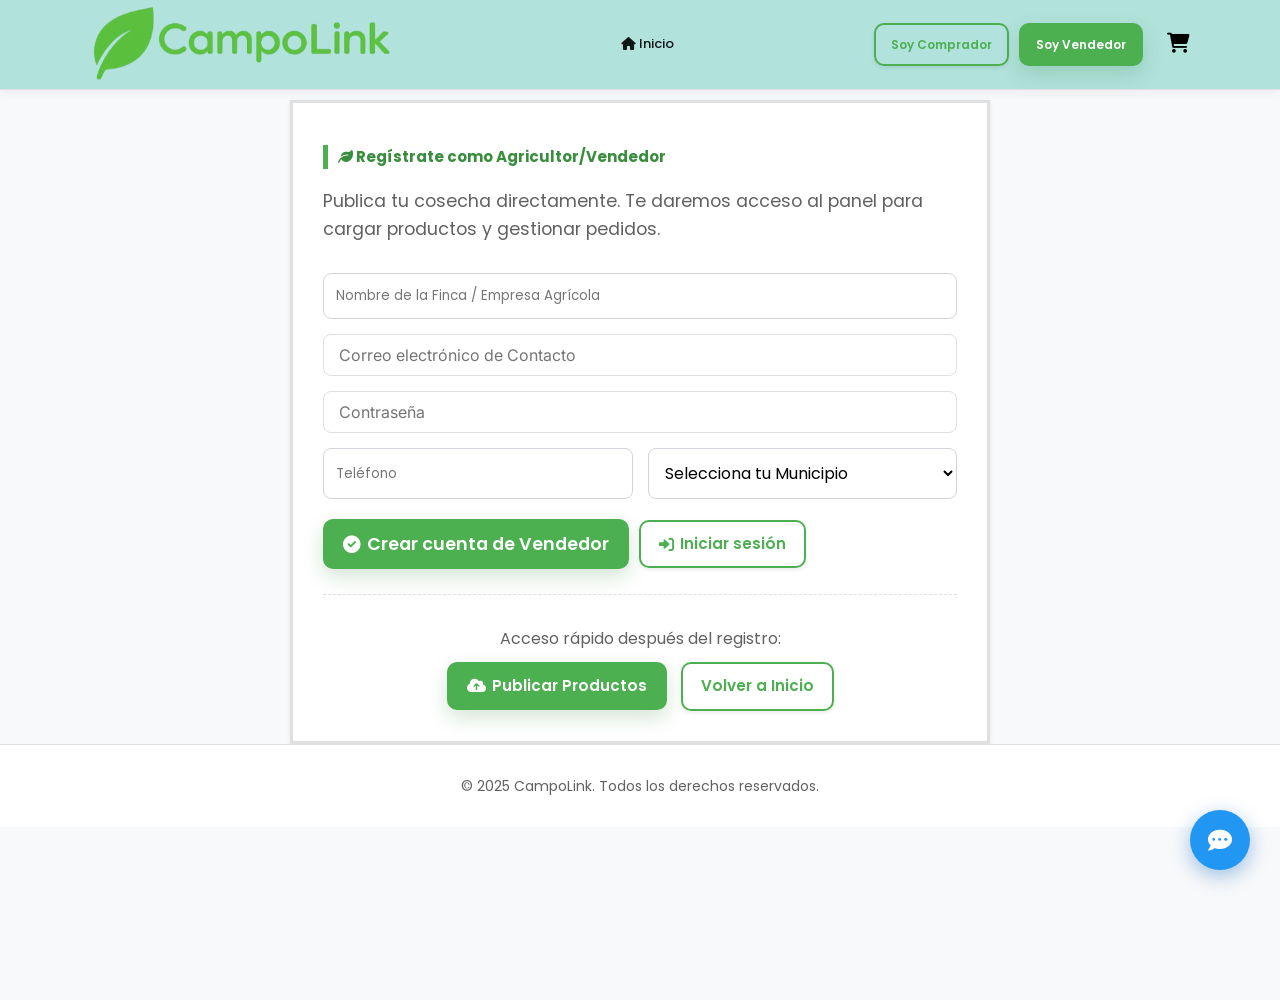
<file: vendedor.html>
<!doctype html>
<html lang="es">
<head>
<meta charset="utf-8">
<meta name="viewport" content="width=device-width,initial-scale=1">
<title>Vendedor - CampoLink</title>
<link rel="icon" href="img/logo.png">
<link rel="stylesheet" href="assets/style.css">
<link href="https://fonts.googleapis.com/css2?family=Poppins:wght@400;600;700&display=swap" rel="stylesheet">
<link rel="stylesheet" href="https://cdnjs.cloudflare.com/ajax/libs/font-awesome/6.0.0-beta3/css/all.min.css">
</head>
<body>
<header class="header">
  <div class="container wrap">
    <a class="brand" href="index.html">
        <img src="img/logo.png" alt="Logo CampoLink">
    
    </a>
    <nav class="nav">
      <a href="index.html"><i class="fas fa-home"></i> Inicio</a>
    </nav>
    <div class="cta-group">
      <a class="btn secondary" data-go="comprador.html">Soy Comprador</a>
      <a class="btn primary" data-go="vendedor.html">Soy Vendedor</a>
    </div>
    <div class="cta-group" style="margin-left:12px;">
      <a href="#" class="cart-icon" id="open-cart-modal" style="position:relative;margin-right:10px;color:var(--text-dark);">
        <i class="fas fa-shopping-cart" style="font-size: 20px;"></i>
        <span id="cart-count" style="position:absolute;top:-8px;right:-10px;background:var(--blue);color:white;border-radius:50%;padding:2px 6px;font-size:12px;font-weight:700;line-height:1;">0</span>
      </a>
    </div>
  </div>
</header>
<main class="container" style="margin-top:100px">
  <section class="section" style="max-width:700px;margin:0 auto">
    <h2><i class="fas fa-leaf"></i> Regístrate como Agricultor/Vendedor</h2>
    <p class="lead">Publica tu cosecha directamente. Te daremos acceso al panel para cargar productos y gestionar pedidos.</p>
    <form id="vendedor-form" style="margin-top:30px">
      <div class="form-row"><input id="farm" placeholder="Nombre de la Finca / Empresa Agrícola" required></div>
      <div class="form-row"><input id="email" type="email" placeholder="Correo electrónico de Contacto" required></div>
      <div class="form-row"><input id="password" type="password" placeholder="Contraseña" required></div>
      <div class="form-row">
          <input id="phone" placeholder="Teléfono">
          <select id="municipio" required>
              <option value="">Selecciona tu Municipio</option>
              <option value="sibate">Sibaté</option>
              <option value="soacha">Soacha</option>
          </select>
      </div>
      <div class="cta-group" style="margin-top:20px;">
        <button class="btn primary" type="submit" style="font-size:1.1em;"><i class="fas fa-check-circle"></i> Crear cuenta de Vendedor</button>
        <a class="btn secondary" href="#" id="open-login-modal" style="align-self:center;">
            <i class="fas fa-sign-in-alt"></i> Iniciar sesión
        </a>
      </div>
    </form>
    <div style="margin-top:25px; padding-top:15px; border-top:1px dashed var(--border-color); text-align:center;">
        <p style="color:var(--muted); margin-bottom:10px;">Acceso rápido después del registro:</p>
        <a class="btn primary" data-go="publicar.html" style="margin-right:10px;"><i class="fas fa-cloud-upload-alt"></i> Publicar Productos</a>
        <a class="btn secondary" data-go="index.html">Volver a Inicio</a>
    </div>
  </section>
</main>
<footer class="footer">
    <div class="container">© 2025 CampoLink. Todos los derechos reservados.</div>
</footer>

<div id="login-modal" class="modal" style="display:none;">
    <div class="modal-content">
        <span class="close-btn">&times;</span>
        <h3 id="modal-title">Iniciar Sesión</h3>
        <form id="login-form">
            <input type="email" placeholder="Correo electrónico" required style="margin-bottom:10px;">
            <input type="password" placeholder="Contraseña" required style="margin-bottom:15px;">
            <div id="register-fields" style="display:none;margin-bottom:15px;">
              <input type="text" placeholder="Nombre completo" style="margin-bottom:10px;">
              <input type="text" placeholder="Teléfono (Opcional)">
            </div>
            <button type="submit" class="btn primary" style="width:100%;">Ingresar / Registrarme</button>
        </form>
        <p style="text-align:center;margin-top:15px;color:var(--muted);font-size:14px;">
            ¿No tienes cuenta? <a href="#" id="show-register" style="color:var(--green);font-weight:600;">Regístrate</a>
        </p>
    </div>
</div>

<div id="open-chat-btn">
    <i class="fas fa-comment-dots"></i>
</div>

<div id="cart-modal" class="modal" style="display:none;">
  <div class="modal-content" style="max-width: 500px; padding: 25px;">
    <span class="close-btn" data-close-modal="cart">&times;</span>
    <h3 style="margin-top:0; border-bottom: 2px solid var(--border-color); padding-bottom: 10px;">
      <i class="fas fa-shopping-cart" style="color:var(--green);"></i> Mi Pedido
    </h3>
        
    <div id="cart-items-container" style="max-height: 400px; overflow-y: auto; padding-right: 15px;">
      <p id="cart-empty-message" style="text-align: center; color: var(--muted); padding: 20px;">
        Tu carrito está vacío. ¡Empieza a llenar tu canasta!
      </p>
    </div>

    <div style="margin-top: 20px; padding-top: 15px; border-top: 2px solid var(--border-color);">
      <div style="display: flex; justify-content: space-between; font-size: 1.1em; font-weight: 600;">
        <span>Total estimado:</span>
        <span id="cart-total">$0</span>
      </div>
      <button class="btn primary" id="cart-finalize" style="width: 100%; margin-top: 15px;">
        <i class="fas fa-arrow-right"></i> Finalizar Pedido
      </button>
      <p style="font-size: 0.85em; color: var(--muted); text-align: center; margin-top: 10px;">
        El precio final puede variar según la negociación con el vendedor.
      </p>
    </div>
  </div>
</div>

<div id="toast-notification" class="toast-notification" aria-live="polite" aria-atomic="true">
    <div class="toast-content">
        <i class="fas fa-check-circle toast-icon" aria-hidden="true"></i>
        <span id="toast-message" class="toast-message">Producto añadido al carrito.</span>
        <div class="toast-cart-summary" aria-hidden="true">
            <i class="fas fa-shopping-cart"></i>
            <span id="toast-count" class="toast-count">0</span>
        </div>
    </div>
</div>

<script src="assets/app.js"></script>
<script>
  document.getElementById('vendedor-form').addEventListener('submit',function(e){
    e.preventDefault();
    alert('¡Registro de Vendedor exitoso! Redirigiendo a Publicar...');
    window.location.href = 'publicar.html';
  });
</script>
</body>
</html>
</file>
<file: assets/style.css>
@import url('https://fonts.googleapis.com/css2?family=Inter:wght@300;400;500;600;700&family=Poppins:wght@400;500;600;700&display=swap');
/* ==========================
   Añadir Keyframes Dinámicos
   ========================== */
@keyframes fadeIn {
  from { opacity: 0; }
  to { opacity: 1; }
}

@keyframes slideInUp {
  from { opacity: 0; transform: translateY(20px); }
  to { opacity: 1; transform: translateY(0); }
}

@keyframes slideInRight {
  from { transform: translateX(100%); }
  to { transform: translateX(0); }
}

@keyframes pulseBorder {
  0% { box-shadow: 0 0 0 0 rgba(76, 175, 80, 0.4); }
  70% { box-shadow: 0 0 0 10px rgba(76, 175, 80, 0); }
  100% { box-shadow: 0 0 0 0 rgba(76, 175, 80, 0); }
}

/* Animación de Entrada General: removed page-level fade to avoid interfering with per-card animations */
/* ==========================
   Variables y reset básico
   ========================== */
:root {
  /* Nueva paleta - variables principales */
  --green-primary: #4CAF50;
  --green-dark: #388E3C;
  --green-light: #E8F5E9;
  --blue-accent: #2196F3;
  --blue-dark: #1976D2;
  --red-alert: #F44336;

  --text-dark: #333333;
  --text-medium: #616161;
  --text-light: #9E9E9E;
  --text-white: #FFFFFF;

  --bg-light: #F8F9FA;
  --bg-white: #FFFFFF;
  --card-bg: var(--bg-white);
  --border-color: #E0E0E0;

  --shadow-subtle: 0 2px 4px rgba(0,0,0,0.08);
  --shadow-medium: 0 4px 8px rgba(0,0,0,0.12);
  --shadow-deep: 0 8px 16px rgba(0,0,0,0.18);

  --spacing-xs: 5px;
  --spacing-s: 10px;
  --spacing-m: 15px;
  --spacing-l: 20px;
  --spacing-xl: 30px;

  --radius-s: 8px;
  --radius: 12px;
  --radius-l: 16px;

  --font-primary: 'Poppins', sans-serif;
  --font-secondary: 'Inter', sans-serif;

  /* Compatibilidad: aliases a variables antiguas para no romper el CSS existente */
  --green: var(--green-primary);
  --green-light: var(--green-light);
  --blue: var(--blue-accent);
  --bg-primary: var(--bg-light);
  --muted: var(--text-medium);
  --text-dark: var(--text-dark);
  --radius: var(--radius);
  --header-h: 65px;
}

/* ==========================
   Generales
   ========================== */
body {
  font-family: var(--font-secondary);
  line-height: 1.6;
  color: var(--text-medium);
  background-color: var(--bg-light); /* Fondo suave */
  margin: 0;
  padding: 0;
}

h1, h2, h3, h4, h5, h6 {
  font-family: var(--font-primary);
  color: var(--text-dark);
  margin-bottom: var(--spacing-s);
}

a {
  color: var(--blue-accent);
  text-decoration: none;
  transition: color 0.2s ease;
}

a:hover {
  color: var(--blue-dark);
}

.container {
  max-width: 1200px;
  margin: 0 auto;
  padding: 0 var(--spacing-l);
}

.section {
  padding: var(--spacing-xl) 0;
  margin-bottom: var(--spacing-xl); /* Más espacio entre secciones */
}

/* ==========================
   Botones
   ========================== */
.btn {
  display: inline-flex;
  align-items: center;
  justify-content: center;
  padding: var(--spacing-s) var(--spacing-m);
  border-radius: var(--radius-s);
  cursor: pointer;
  font-weight: 600;
  transition: all 0.2s ease;
  text-decoration: none; /* Para botones que son <a> */
  border: none; /* Asegura que los <button> no tengan bordes por defecto */
  font-family: var(--font-primary);
  font-size: 0.95em;
}

/* Asegura que el texto dentro de los botones esté centrado (por si el contenido ocupa varias líneas) */
.header .cta-group .btn {
  display: inline-flex; /* keep flex behavior */
  align-items: center;
  justify-content: center;
  text-align: center;
  padding: var(--spacing-s) var(--spacing-m);
}

.btn.primary {
  background-color: var(--green-primary);
  color: var(--text-white);
  box-shadow: var(--shadow-subtle);
}

.btn.primary:hover {
  background-color: var(--green-dark);
  box-shadow: var(--shadow-medium);
  transform: translateY(-1px);
}

.btn.secondary {
  background-color: var(--bg-white);
  color: var(--green-primary);
  border: 1px solid var(--green-primary);
  box-shadow: var(--shadow-subtle);
}

.btn.secondary:hover {
  background-color: var(--green-light);
  color: var(--green-dark);
  border-color: var(--green-dark);
  box-shadow: var(--shadow-medium);
  transform: translateY(-1px);
}

.btn.text-only { /* Si tienes botones solo de texto */
  background: none;
  color: var(--blue-accent);
  padding: var(--spacing-s) 0;
}
.btn.text-only:hover {
  color: var(--blue-dark);
}

/* Separación entre el icono y el texto dentro del botón */
.btn i,
.btn .fa,
.btn svg {
  margin-right: 6px;
  display: inline-block;
}

/* ==========================
   Header (Barra de navegación)
   ========================== */
.header {
  background-color: var(--bg-white);
  padding: var(--spacing-m) 0;
  box-shadow: var(--shadow-subtle);
  border-bottom: 1px solid var(--border-color);
  position: sticky; /* Sticky para que se quede arriba al hacer scroll */
  top: 0;
  z-index: 1000;
}

.header .container {
  display: flex;
  justify-content: space-between;
  align-items: center;
}

.header .logo {
  font-size: 1.8em;
  font-weight: 700;
  color: var(--green-primary);
  font-family: var(--font-primary);
}

.header nav a {
  margin-left: var(--spacing-l);
  color: var(--text-medium);
  font-weight: 500;
}

.header nav a:hover {
  color: var(--green-primary);
}

/* ==========================
   Tarjetas de Producto (product-card)
   ========================== */
.product-card {
  background-color: var(--bg-white);
  border-radius: var(--radius); /* Más redondeado */
  box-shadow: var(--shadow-subtle);
  padding: var(--spacing-l);
  display: flex;
  flex-direction: column;
  justify-content: space-between;
  transition: all 0.2s ease;
  border: 1px solid var(--border-color);
  overflow: hidden; /* Para imágenes */
}

/* Animación de entrada de las tarjetas (efecto cascada) */
.products {
  display: grid; /* Mantener la cuadrícula */
}

/* base product-card styling remains defined elsewhere; animation now lives under .product-card.init-anim */

/* Animation applied only when the element receives the .init-anim class
   This prevents the base .product-card from always animating (which caused double animations) */
.product-card.init-anim {
  animation: slideInUp 0.6s ease-out backwards;
}

/* Retraso de animación para efecto cascada (aplica solo a los elementos con .init-anim) */
.product-card.init-anim:nth-child(1) { animation-delay: 0.1s; }
.product-card.init-anim:nth-child(2) { animation-delay: 0.2s; }
.product-card.init-anim:nth-child(3) { animation-delay: 0.3s; }
.product-card.init-anim:nth-child(4) { animation-delay: 0.4s; }
.product-card.init-anim:nth-child(5) { animation-delay: 0.5s; }
.product-card.init-anim:nth-child(6) { animation-delay: 0.6s; }
.product-card.init-anim:nth-child(7) { animation-delay: 0.7s; }
.product-card.init-anim:nth-child(8) { animation-delay: 0.8s; }

/* Animación al pasar el ratón (Hover) */
.product-card:hover {
  transform: translateY(-5px) scale(1.02); /* Más pronunciado */
  box-shadow: 0 10px 25px rgba(0, 0, 0, 0.15);
}

.product-card:hover {
  box-shadow: var(--shadow-medium);
  transform: translateY(-3px); /* Efecto de elevación sutil */
}

.product-card img {
  width: 100%;
  height: 180px; /* Altura fija para uniformidad */
  object-fit: cover;
  border-radius: var(--radius-s); /* Bordes redondeados para la imagen */
  margin-bottom: var(--spacing-m);
  border: 1px solid var(--border-color); /* Borde sutil a la imagen */
}

.product-card .product-info h3 {
  font-size: 1.2em;
  margin-bottom: var(--spacing-s);
  line-height: 1.2;
}

.product-card .product-info p {
  font-size: 0.9em;
  color: var(--text-medium);
  margin-bottom: var(--spacing-s);
}

/* Centrado de texto en tarjetas y en la variante simple (.product .p-body de index.html) */
/* Revert: product/card text should use default alignment unless specifically styled elsewhere */

.product-card .price {
  font-family: var(--font-primary);
  font-size: 1.3em;
  font-weight: 700;
  color: var(--green-primary);
  margin-top: var(--spacing-s);
  margin-bottom: var(--spacing-m);
}

.product-card .location {
  font-size: 0.85em;
  color: var(--text-light);
  margin-bottom: var(--spacing-m);
  display: flex;
  align-items: center;
  gap: 5px;
}

.product-card .product-actions {
  display: flex;
  gap: var(--spacing-s);
  margin-top: var(--spacing-s);
}

.product-card .product-actions .btn {
  flex-grow: 1;
  padding: var(--spacing-s) var(--spacing-m);
}

/* ==========================
   Modales (Login, Carrito)
   ========================== */
.modal-content {
  background-color: var(--bg-white);
  margin: 5% auto;
  padding: var(--spacing-xl); /* Más padding */
  border-radius: var(--radius-l); /* Más redondeado */
  box-shadow: var(--shadow-deep);
  position: relative;
}

.close-btn {
  position: absolute;
  top: var(--spacing-m);
  right: var(--spacing-l);
  font-size: 1.8em;
  font-weight: 300;
  color: var(--text-light);
  cursor: pointer;
  transition: color 0.2s;
}

.close-btn:hover {
  color: var(--blue-accent);
}

/* Asegura el nuevo aspecto para el modal del carrito */
#cart-modal .modal-content {
  margin-right: var(--spacing-xl);
  margin-top: var(--spacing-l);
  max-width: 420px;
  animation: slideInRight 0.3s ease-out;
}

#cart-items-container {
  max-height: 400px;
  overflow-y: auto;
  padding-right: var(--spacing-s); /* Pequeño padding para scrollbar */
}

.cart-item {
  display: flex;
  align-items: center;
  padding: var(--spacing-m) 0;
  border-bottom: 1px dashed var(--border-color);
  position: relative;
  gap: var(--spacing-s);
}

.cart-item-image {
  width: 65px; /* Un poco más grande */
  height: 65px;
  border-radius: var(--radius-s);
  object-fit: cover;
  border: 1px solid var(--border-color);
  flex-shrink: 0;
}

.quantity-controls {
  display: flex;
  align-items: center;
  gap: var(--spacing-xs);
  background: var(--bg-light); /* Fondo más neutro */
  border-radius: var(--radius-s);
  padding: 2px;
  border: 1px solid var(--border-color);
}

.quantity-controls button {
  background: var(--bg-white);
  border: none; /* Removido borde para un look más suave */
  border-radius: var(--radius-s); /* Pequeño radio */
  color: var(--green-primary);
  font-size: 1.2em;
  cursor: pointer;
  width: 30px; /* Más grande */
  height: 30px;
  transition: all 0.2s;
}

.quantity-controls button:hover {
  background-color: var(--green-light);
  color: var(--green-dark);
}

.quantity-controls span {
  font-weight: 600;
  color: var(--text-dark);
  width: 25px; /* Ajuste de ancho */
  text-align: center;
}

/* =========================================================
   Notificación Toast (Añadido al Carrito)
   ========================================================= */

.toast-notification {
    position: fixed;
    top: 20px; /* Distancia desde el borde superior */
    left: 50%;
    transform: translateX(-50%) translateY(-100%); /* Inicia oculto arriba */
    z-index: 2000; /* Asegura que esté SIEMPRE encima de todo */
    opacity: 0; /* Inicia invisible */
    
    background-color: var(--bg-white); /* Fondo blanco limpio */
    color: var(--text-dark); /* Texto oscuro */
    padding: 12px 25px; /* Tamaño más pequeño y profesional */
    border-radius: 30px; /* Bordes muy redondeados (pastilla) */
    box-shadow: 0 6px 20px rgba(0, 0, 0, 0.15); /* Sombra elegante */
    font-size: 0.95em;
    font-weight: 500;
    
    /* Animación CSS para aparición y desaparición */
    transition: transform 0.5s cubic-bezier(0.68, -0.55, 0.27, 1.55), opacity 0.4s ease-out; /* Animación de rebote/elasticidad */
    pointer-events: none; /* No bloquea clics debajo */
}

.toast-notification.show {
    opacity: 1; /* Se hace visible */
    transform: translateX(-50%) translateY(0); /* Baja a su posición final */
    pointer-events: all; /* Vuelve a ser interactivo si es necesario (ej. para cerrar) */
}

.toast-content {
    display: flex;
    align-items: center;
    gap: 12px; /* Espacio entre los elementos */
}

.toast-icon {
    color: var(--green-primary); /* Ícono de check verde */
    font-size: 1.2em;
}

.toast-message {
    font-weight: 600; /* Mensaje más legible */
    color: var(--text-dark);
}

.toast-cart-summary {
    display: flex;
    align-items: center;
    gap: 5px;
    background-color: var(--green-light); /* Fondo suave para el contador */
    padding: 5px 10px;
    border-radius: 20px;
    font-size: 0.85em;
    color: var(--green-dark);
    font-weight: 700;
}

.toast-cart-summary i {
    font-size: 0.9em;
    color: var(--green-dark);
}

/* ==========================
   Formularios y Entradas (Inputs)
   ========================== */
input[type="text"],
input[type="email"],
input[type="password"],
select,
textarea {
  width: 100%;
  padding: var(--spacing-s) var(--spacing-m);
  border: 1px solid var(--border-color);
  border-radius: var(--radius-s);
  font-family: var(--font-secondary);
  font-size: 1em;
  color: var(--text-dark);
  transition: border-color 0.2s ease, box-shadow 0.2s ease;
  background-color: var(--bg-white);
}

input:focus,
select:focus,
textarea:focus {
  border-color: var(--green-primary);
  box-shadow: 0 0 0 3px rgba(76, 175, 80, 0.2); /* Sombra de foco verde */
  outline: none;
}

label {
  display: block;
  margin-bottom: var(--spacing-xs);
  font-weight: 500;
  color: var(--text-medium);
  font-size: 0.9em;
}
*{box-sizing:border-box}
html,body{
  height:100%;margin:0;.nav .btn.secondary {
  font-size: 13px;
  padding: 5px 11px;

}
  font-family:"Poppins",system-ui,-apple-system; 
  background:var(--bg-primary); 
  color:var(--text-dark);
  /* Degradado suave de fondo (decoración) */
  background-image: linear-gradient(180deg, var(--bg-primary) 0%, var(--green-light) 100vh);
  background-attachment: fixed;
}
img{max-width:100%;display:block}
a{color:inherit;text-decoration:none}
button{font-family:inherit; cursor:pointer;}
input, textarea, select {font-family:inherit;}

/* Base y contenedores */
.wrap{width:100%;max-width:1150px;padding:0 15px;display:flex;align-items:center;justify-content:space-between;gap:12px}
main{max-width:1150px;margin:calc(var(--header-h) + 80px) auto 80px;padding:20px}

/* Page-specific overrides: push index and chat content further down under the header */
body.index-page main, body.chat-page main {
  margin-top: calc(var(--header-h) + 32px); /* espacio intermedio: menos que 'mucho', más que base */
}
.section{
  background:var(--card-bg);
  border-radius:var(--radius);
  padding:30px; /* Más padding para más detalle */
  margin-bottom:25px;
  border:3px solid var(--border-color); /* Borde sutil */
  box-shadow:var(--shadow-subtle);
}
h2 {font-size: 15px; margin-bottom: 15px; color: var(--green-dark); border-left: 5px solid var(--green); padding-left: 10px;}
h3 {font-size: 15px; color: var(--green-dark); margin-top: 15px; margin-bottom: 10px;}
.lead{color:var(--muted);margin-bottom:15px;font-size:1.1em}

/* Botones */
.btn{
  padding:10px 18px;
  border-radius:10px;
  border:2px solid transparent;
  font-weight:600; /* Ligeramente menos bold */
  cursor:pointer; 
  transition: all .25s ease;
}
.btn.primary{
  background:var(--green);
  color:#fff;
  box-shadow:0 8px 20px rgba(46,125,50,0.2);
  border-color: var(--green);
}
.btn.primary:hover {
  background: var(--green-dark);
  box-shadow:0 10px 25px rgba(46,125,50,0.3);
}
.btn.secondary{
  background:transparent;
  border:2px solid var(--green);
  color:var(--green);
}
.btn.secondary:hover {
  background: var(--green-light);
}
header .btn {
  font-size: 12px;
  padding: 5px 12px;
}

/* ==========================
   Header (fijo)
   ========================== */
header.header{
  position:fixed; inset:0 0 auto 0; height:var(--header-h); z-index:1200;
  display:flex; align-items:center; justify-content:center;
  background:rgb(177, 226, 220); /* Fondo más opaco */
  backdrop-filter: blur(8px); /* Blur más fuerte */
  border-bottom:1px solid var(--border-color);
  box-shadow:0 4px 10px rgba(15,23,36,0.05); /* Sombra más visible */
}
.brand{display:flex;align-items:center;gap:8px;}
.brand img{width:40px;height:40px} /* Logo más grande */
.brand strong{font-weight:700;color:var(--green-dark);font-size:22px}
nav.nav{display:flex;gap: 15px;align-items:center}
nav.nav a{font-weight:500;color:var(--text-dark);opacity:.9;padding:10px 12px;border-radius:8px;transition:background .2s,opacity .2s}
nav.nav a:hover{background:var(--green-light);opacity:1}

/* ==========================
   Grids y Cards
   ========================== */
.grid{display:grid;gap:20px}
.grid.cols-3{grid-template-columns:repeat(3,1fr)}
.card{
  padding:20px;
  border-radius:var(--radius);
  border:1px solid var(--border-color);
  background:var(--card-bg);
  box-shadow:var(--shadow-subtle);
  transition: transform .1s;
}
.card:hover {
    transform: translateY(-2px); /* Efecto al pasar el mouse */
}
@media (max-width:880px){.grid.cols-3{grid-template-columns:1fr}}

/* HERO & SLIDER */
.hero{display:grid;grid-template-columns:1fr 480px;gap:40px;align-items:center;padding:50px 0;}
@media (max-width:1024px){ .hero{grid-template-columns:1fr} }
.hero h1{font-size:42px;margin:0 0 12px; line-height: 1.1;}

.slider{width:100%;height:350px;border-radius:15px;overflow:hidden;position:relative;box-shadow:var(--shadow-deep); border: 5px solid white;}
.slide{position:absolute;inset:0;opacity:0;transition:opacity .8s}
.slide.active{opacity:1}
.slider img{object-fit:cover;width:100%;height:100%}

/* TARJETAS DE PRODUCTO (Marketplace) */
.products{display:grid;grid-template-columns:repeat(4,1fr);gap:20px;margin-top:20px !important;}
@media (max-width:1100px){.products{grid-template-columns:repeat(3,1fr)}}
@media (max-width:880px){.products{grid-template-columns:repeat(2,1fr)}}
@media (max-width:520px){.products{grid-template-columns:1fr}}
.product{
  background:#fff;border-radius:12px;overflow:hidden;
  border:1px solid var(--border-color);
  transition:transform .25s, box-shadow .25s;
  box-shadow:0 6px 15px rgba(0,0,0,0.06);
}
.product:hover{transform:translateY(-5px);box-shadow:0 12px 35px rgba(0,0,0,0.1)}
.product img{height:180px;object-fit:cover;width:100%}
.p-body{padding:15px}
.p-body h4{margin-bottom:6px;font-size:18px; color:var(--text-dark);}
.price{color:var(--green-dark);font-weight:700;font-size:1.2em}
.location{font-size:0.9em;color:var(--muted)}

/* Fade-in animation for newly revealed product cards */
@keyframes fadeInUp {
  from { opacity: 0; transform: translateY(12px); }
  to   { opacity: 1; transform: translateY(0); }
}
.product-card.fade-in {
  animation: fadeInUp 360ms ease both;
}
/* TESTIMONIOS */
.testi{display:flex;gap:15px;align-items:flex-start}
.avatar{
  width:60px;height:60px;border-radius:50%;
  display:flex;align-items:center;justify-content:center;
  background:var(--green-light);
  color:var(--green-dark);font-weight:700;
  font-size:1.2em;
  border:3px solid var(--green); /* Borde decorativo */
}
.testi-text {
    border-left: 3px solid var(--green-light); /* Decoración del texto */
    padding-left: 10px;
}

/* FORMULARIOS (Comprador/Vendedor/Contacto/Publicar) */
.form-row{display:flex;gap:15px;margin-bottom:15px;}
.form-row > * {flex:1}
input, textarea, select{
  padding:12px;
  border-radius:8px;
  border:1px solid #d1d5db; /* Borde más visible */
  transition: border-color .2s;
}
input:focus, textarea:focus, select:focus {
  border-color: var(--green);
  box-shadow: 0 0 0 3px rgba(46,125,50,0.1); /* Anillo de enfoque sutil */
  outline: none;
}
textarea{resize:vertical;min-height:120px}
/* Estilo para los inputs de tipo file y date */
input[type="file"], input[type="date"] {
    background-color: var(--green-light);
    border: 1px solid var(--green);
    color: var(--text-dark);
}

/* FOOTER */
.footer{
  padding:30px 0;
  text-align:center;
  color:var(--muted);
  font-size:14px;
  border-top:1px solid var(--border-color);
  background:var(--card-bg);
}

/* Center footer contents even when inline styles try to space-between */
.footer .container {
  display:flex !important;
  justify-content:center !important;
  align-items:center !important;
  gap:18px;
  flex-wrap:wrap !important;
}
.footer .container > div { text-align:center; }

/* ==========================
   CHAT (Página Completa)
   ========================== */
.chat-wrap{
  display:flex;flex-direction:column;
  border-radius:var(--radius);overflow:hidden;
  border:1px solid var(--border-color);
  min-height:70vh; max-width:850px;
  margin:20px auto !important;
  box-shadow:var(--shadow-deep);
}
.chat-header{
    padding:18px; border-bottom:1px solid #eee; background:var(--green-light);
    display:flex; justify-content: space-between; align-items: center;
}
.chat-area{
  flex:1;padding:20px;overflow-y:auto;
  background:linear-gradient(180deg,#f7fff7,#fff); /* Fondo degradado suave */
  display:flex;flex-direction:column;gap:10px;
}
.bubble{
  display:inline-block;padding:12px 16px;
  margin:5px 0;border-radius:20px;
  max-width:70%;
  box-shadow:0 2px 8px rgba(15,23,36,.06);
  font-size:0.95em;
}
.bubble.me{
  background:var(--green);color:#fff;
  margin-left:auto;border-bottom-width:8px;
  border-top-width: 2px;
}
.bubble.them{
  background:#fff;
  border:1px solid #eef2f5;
  border-bottom-style:8px;
  border-top-style: 2px;
}

/* ==========================
   MODAL (Inicio de Sesión)
   ========================== */
.modal{
  position:fixed;top:0;left:0;width:100%;height:100%;background:rgba(0,0,0,0.7);
  display:none;
  justify-content:center;align-items:center;z-index:2000;
  animation: fadeIn .3s ease-out;
}
@keyframes fadeIn {from {opacity: 0;} to {opacity: 1;}}
.modal-content{
  background:var(--card-bg);padding:35px;border-radius:var(--radius);
  max-width:450px;width:90%;box-shadow:0 20px 60px rgba(0,0,0,0.3);
  position:relative;
}
.close-btn{
  position:absolute;top:15px;right:25px;font-size:30px;
  font-weight:300;color:var(--muted);cursor:pointer;
}
.close-btn:hover{color:var(--text-dark)}
.modal h3{text-align:center;color:var(--green-dark);margin-bottom:20px; font-size: 24px;}

/* ==========================
   WIDGET DE CHAT (Flotante)
   ========================== */
#open-chat-btn{
  position:fixed;bottom:30px;right:30px;width:60px;height:60px;border-radius:50%;
  background:var(--blue); /* Color diferente para destacar */
  color:#fff;display:flex;justify-content:center;align-items:center;
  cursor:pointer;z-index:1100;
  box-shadow:0 6px 20px rgba(21,101,192,0.4);
  font-size:24px;transition:all .3s ease;
}
#open-chat-btn:hover{transform:scale(1.1) rotate(5deg); background: #0d47a1;}

/* Responsive */
@media (max-width:820px){
  nav.nav{display:none} 
  .hero{grid-template-columns:1fr;padding:30px 0}
  .hero h1{font-size:32px}
  .wrap .btn{display:none} /* Ocultar CTA en móvil */
  header.header .wrap{justify-content:center;}
  .form-row{flex-direction:column;gap:5px;margin-bottom:0}
  .section{padding:20px}
}

/* Header height */
:root {
  --header-h: 90px;
}

header {
  height: var(--header-h, 90px);
}

/* Menú de Navegación: ocupa espacio central */
.nav {
  flex-grow: 1;
  display: flex;
  justify-content: center;
  align-items: center;
}

/* Enlaces del menú */
.nav a {
  font-size: 18px;
  padding: 0 8px;
  white-space: nowrap;
}

/* Añade este bloque al final de tu archivo CSS */

.brand img {
    /* Estas son las propiedades clave */
    height: 136px; /* Define la altura que quieres. Por defecto era algo así. */
    width: auto; /* Mantiene la proporción original */
}

/* OPCIONAL: Si quieres alargar el logo dándole más ancho */
.brand img {
    height: 136px; /* Mantener la altura */
    width: 320px; /* <-- CAMBIA ESTE VALOR: Aumenta el ancho a 150px (prueba con 100px, 150px, 200px) */
    object-fit: contain; /* Asegura que la imagen se vea completa */
}
.nav a {
    font-size: 13px; 
}

/* Cart badge: make it circular, red and add pop animation */
#cart-count {
  position: absolute; /* keep absolute positioning from inline but enforce styles */
  top: -8px !important;
  right: -10px !important;
  background: #dc3545 !important; /* red */
  color: #fff !important;
  border-radius: 50% !important;
  padding: 2px 7px !important;
  min-width: 20px;
  height: 20px;
  display: none; /* hidden by default; JS will show when count > 0 */
  align-items: center;
  justify-content: center;
  font-size: 12px;
  font-weight: 700;
  line-height: 1;
  box-shadow: 0 4px 10px rgba(0,0,0,0.12);
}

/* Pop animation used by JS when adding items */
.bounce {
  animation: pop .45s cubic-bezier(.2,.8,.2,1);
}

@keyframes pop {
  0% { transform: scale(1); }
  30% { transform: scale(1.45); }
  50% { transform: scale(0.95); }
  100% { transform: scale(1); }
}

/* ==========================
   Estilos de los Ítems del Carrito
   ========================== */
.cart-item {
  display: flex;
  align-items: center;
  padding: 15px 0;
  border-bottom: 1px dashed var(--border-color);
  position: relative;
  gap: 15px;
}

.cart-item-image {
  width: 60px;
  height: 60px;
  border-radius: var(--radius-s);
  object-fit: cover;
  border: 1px solid var(--border-color);
  flex-shrink: 0;
}

.cart-item-info {
  flex-grow: 1;
}

.cart-item-info h4 {
  margin: 0;
  font-size: 1em;
  font-weight: 600;
}

.cart-item-info .price {
  font-size: 0.9em;
  color: var(--blue);
  margin-top: 3px;
}

.quantity-controls {
  display: flex;
  align-items: center;
  gap: 5px;
  background: var(--green-light);
  border-radius: var(--radius);
  padding: 3px;
}

.quantity-controls button {
  background: transparent;
  border: none;
  color: var(--green-dark);
  font-size: 1.2em;
  cursor: pointer;
  width: 25px;
  height: 25px;
  transition: color 0.2s;
}

.quantity-controls button:hover {
  color: var(--green);
}

.quantity-controls span {
  font-weight: 700;
  width: 20px;
  text-align: center;
}

.remove-item-btn {
.product-card {
  background: var(--card-bg);
  border-radius: 12px;
  overflow: hidden;
  border: 1px solid var(--border-color);
  box-shadow: 0 8px 24px rgba(15,23,36,0.06);
  display: flex;
  flex-direction: column;
  transition: transform .18s ease, box-shadow .18s ease;
  min-height: 320px; /* ensure cards line up */
}
.product-card:hover {
  transform: translateY(-6px);
  box-shadow: 0 18px 40px rgba(15,23,36,0.08);
}
.product-card img {
  width: 100%;
  height: 160px;
  object-fit: cover;
  display: block;
}
.product-info {
  padding: 16px;
  display: flex;
  flex-direction: column;
  flex: 1;
}
.product-info h3 {
  color: var(--green-dark);
  margin: 0 0 8px;
  font-size: 16px;
  font-weight: 700;
}
.product-info p.price {
  color: var(--green-dark);
  font-weight: 800;
  font-size: 1.05em;
  margin: 6px 0;
}
.product-info .location {
  font-size: 0.9em;
  color: var(--muted);
  margin-bottom: 10px;
  display: flex;
  align-items: center;
  gap: 8px;
}
.product-actions {
  margin-top: auto;
  display: flex;
  gap: 10px;
}
.product-actions .btn {
  padding: 10px 12px;
  border-radius: 8px;
}
.product-actions .btn.secondary {
  background: transparent;
  border: 2px solid var(--green);
  color: var(--green);
}
.product-actions .btn.primary {
  background: var(--green);
  color: #fff;
  border: 2px solid var(--green);
  box-shadow: 0 8px 18px rgba(46,125,50,0.12);
  display: flex;
  align-items: center;
  justify-content: center;
}
  position: absolute;
  top: 5px;
  right: 0;
  background: none;
  border: none;
  color: var(--muted);
  cursor: pointer;
  font-size: 1.1em;
  transition: color 0.2s;
}

.remove-item-btn:hover {
  color: var(--blue);
}

/* ==========================
   Grid y alineación de tarjetas de productos
   ========================== */
.products {
  display: grid;
  grid-template-columns: repeat(auto-fill, minmax(240px, 1fr));
  gap: 20px;
  align-items: stretch;
}

.product-card {
  background: var(--card-bg, #fff);
  border: 1px solid var(--border-color);
  border-radius: var(--radius);
  overflow: hidden;
  display: flex;
  flex-direction: column;
  height: 100%;
  box-shadow: 0 6px 18px rgba(0,0,0,0.04);
}

.product-card img {
  width: 100%;
  height: 160px;
  object-fit: cover;
  display: block;
}

.product-info {
  padding: 14px;
  display: flex;
  flex-direction: column;
  flex: 1 1 auto;
}

.product-info h3 {
  margin: 0 0 8px 0;
  font-size: 16px;
}

.product-info .price {
  color: var(--green-dark);
  font-weight: 700;
  margin-bottom: 8px;
}

.product-info .location {
  color: var(--muted);
  font-size: 0.95em;
}

.product-actions {
  margin-top: auto; /* pushed to the bottom */
  display: flex;
  gap: 10px;
}

.product-actions .btn {
  flex: 1;
}

/* Make sure the add button appears prominent and vertically aligned */
.add-to-cart-btn {
  display: inline-flex;
  align-items: center;
  justify-content: center;
}

@media (max-width: 600px) {
  .product-card img { height: 130px; }
}

/* ==========================
   Small interaction tweaks (buttons, inputs, chat widget)
   Inserted per user snippet to override/soften existing behaviors
   ========================== */
.btn {
  transition: all 0.3s cubic-bezier(0.25, 0.8, 0.25, 1); /* Curva de transición más suave */
}

.btn.primary:active {
  transform: scale(0.98); /* Pequeño "click" al presionar */
  box-shadow: none;
}

/* Inputs y Selectores: foco */
input:focus,
select:focus,
textarea:focus {
  /* Usamos el box-shadow ya definido en el diseño anterior */
  box-shadow: 0 0 0 3px rgba(76, 175, 80, 0.4);
  outline: none;
}

/* Animación para el botón flotante de chat/carrito */
#open-chat-btn, .cart-icon {
  transition: all 0.3s ease;
}

#open-chat-btn:hover {
  transform: scale(1.1) rotate(5deg);
  /* Añade la animación pulseBorder para que parpadee sutilmente */
  animation: pulseBorder 1.5s infinite;
}

/* ==========================
   Modales, carrito, chat y toast animations
   ========================== */
/* Animación de entrada para cualquier modal general (Login, Publicar) */
.modal-content {
  /* Mantener las reglas anteriores */
  animation: fadeIn 0.3s ease-out; /* Aparición rápida */
  transform: scale(1);
  transition: transform 0.3s ease;
}

/* Reemplaza la animación de entrada del carrito */
#cart-modal .modal-content {
  /* Mantén las reglas de estilo fresco (margin-right, max-width) */
  animation: slideInRight 0.4s ease-out forwards; /* Desliza desde la derecha */
}

/* Animación para las burbujas de chat (Archivo: chat.html) */
/* Añade esto para darle vida al chat */
.chat-area .bubble {
  animation: slideInUp 0.3s ease-out backwards;
}

/* (El estilo de #toast-notification se definió arriba con estilo 'pill' y clase .toast--visible) */

/* ==========================
   Header (Alineación y Flex)
   ========================== */

/* Asegura que el contenedor principal del header distribuya el espacio */
.header .container.wrap {
  display: flex;
  justify-content: space-between; /* Distribuye el logo, nav y botones */
  align-items: center; /* Alinea verticalmente todos los elementos */
  width: 100%;
}

/* El menú de navegación necesita expandirse para empujar los botones */
.nav {
  flex-grow: 1; /* Permite que la navegación ocupe todo el espacio disponible */
  display: flex;
  justify-content: center; /* Centra los enlaces del menú (Inicio, Marketplace, etc.) */
  align-items: center;
  gap: 20px; /* Espacio entre los enlaces del menú */
}

/* El contenedor de botones no necesita el margin-left: auto si el .nav ocupa el espacio */
/* Pero si los botones están fuera del <nav> (como en index.html), este estilo es útil: */
.header .container.wrap > div[style*="display:flex;gap:10px"] {
  flex-shrink: 0; /* Asegura que el grupo de botones no se encoja */
}

/* ==========================
   Alineación de Botones Específicos (Soy Comprador/Vendedor)
   ========================== */

/* Para el contenedor de los botones Soy Comprador/Vendedor (si está dentro del <nav>) */
.nav > div[style*="margin-left: auto"] {
  margin-left: 50px !important; /* Añade un espacio fijo entre el último enlace y los botones */
  justify-content: flex-end; /* Alinea los botones al final del espacio restante */
  flex-shrink: 0;
}

/* Reusable CTA group to replace inline styles */
.cta-group {
  display: flex;
  gap: 10px;
  align-items: center;
}
.cta-group .disabled {
  pointer-events: none;
  opacity: 0.7;
}
</file>
